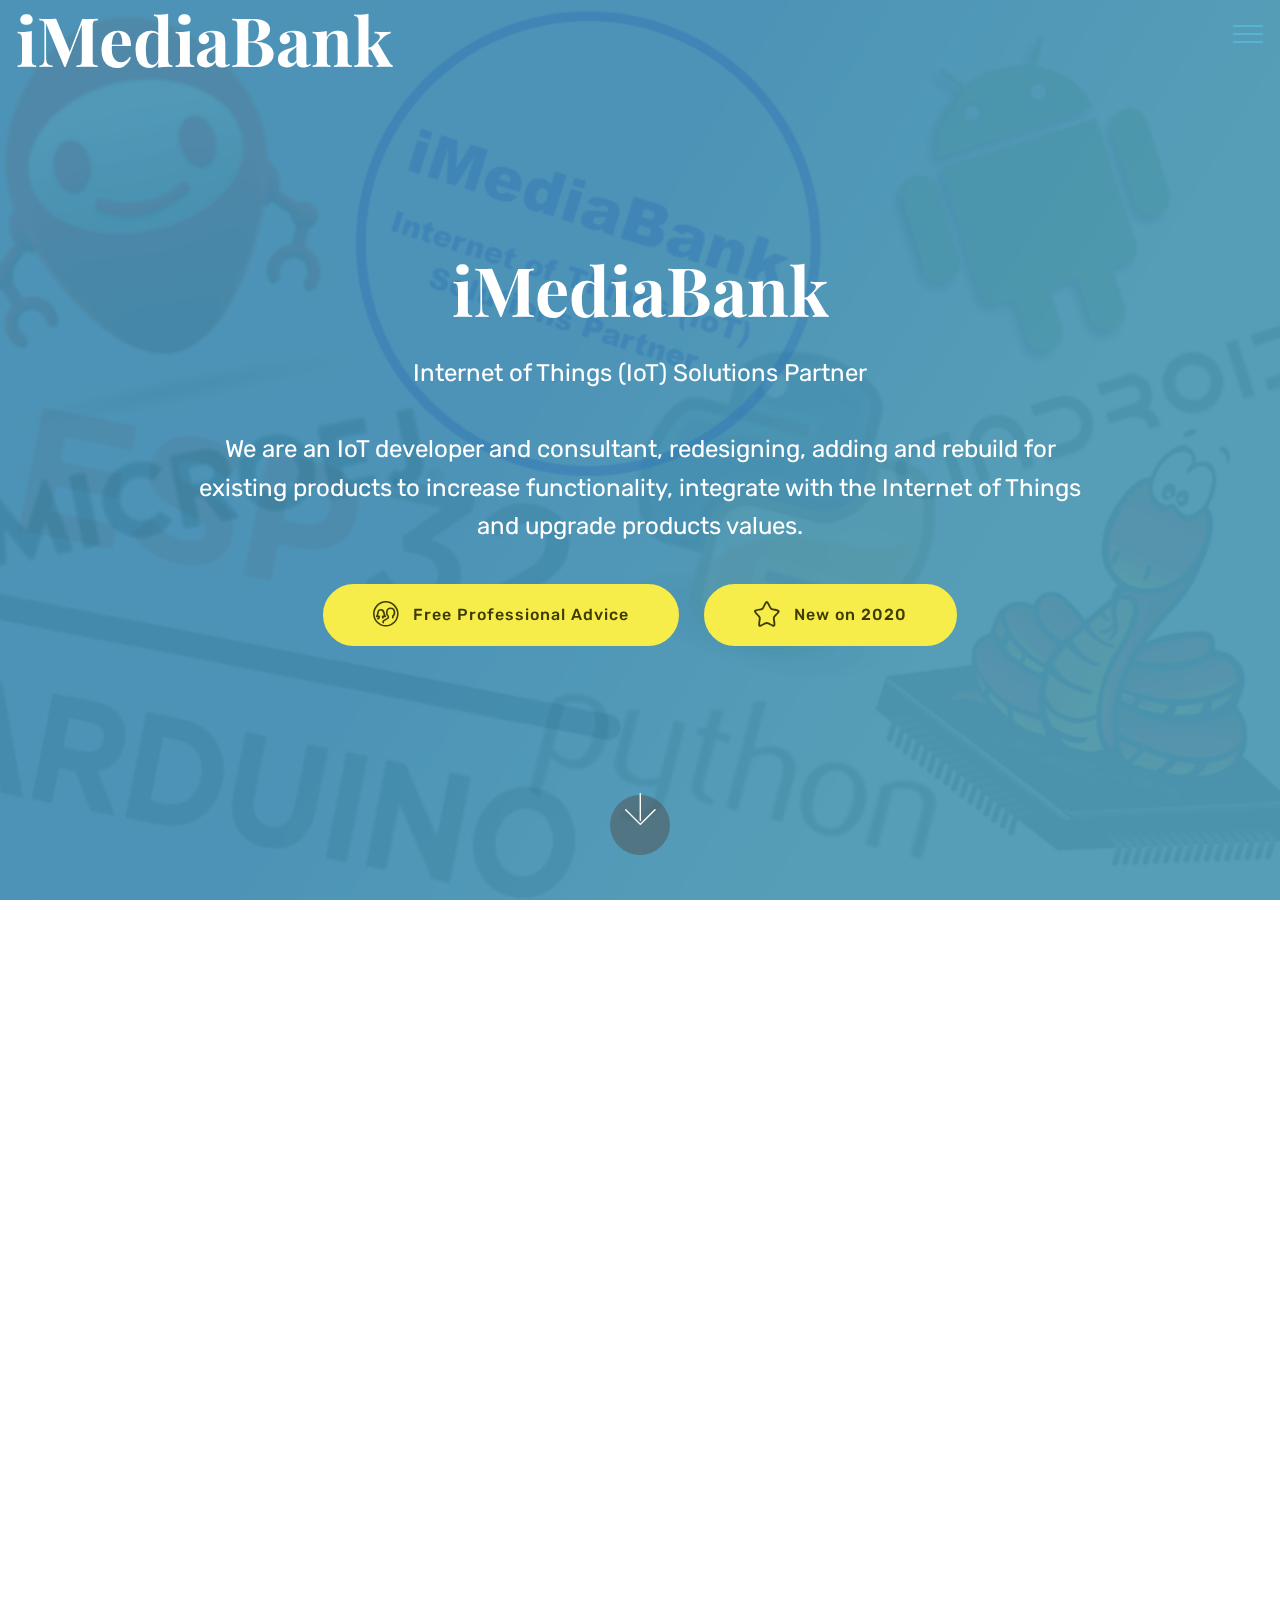
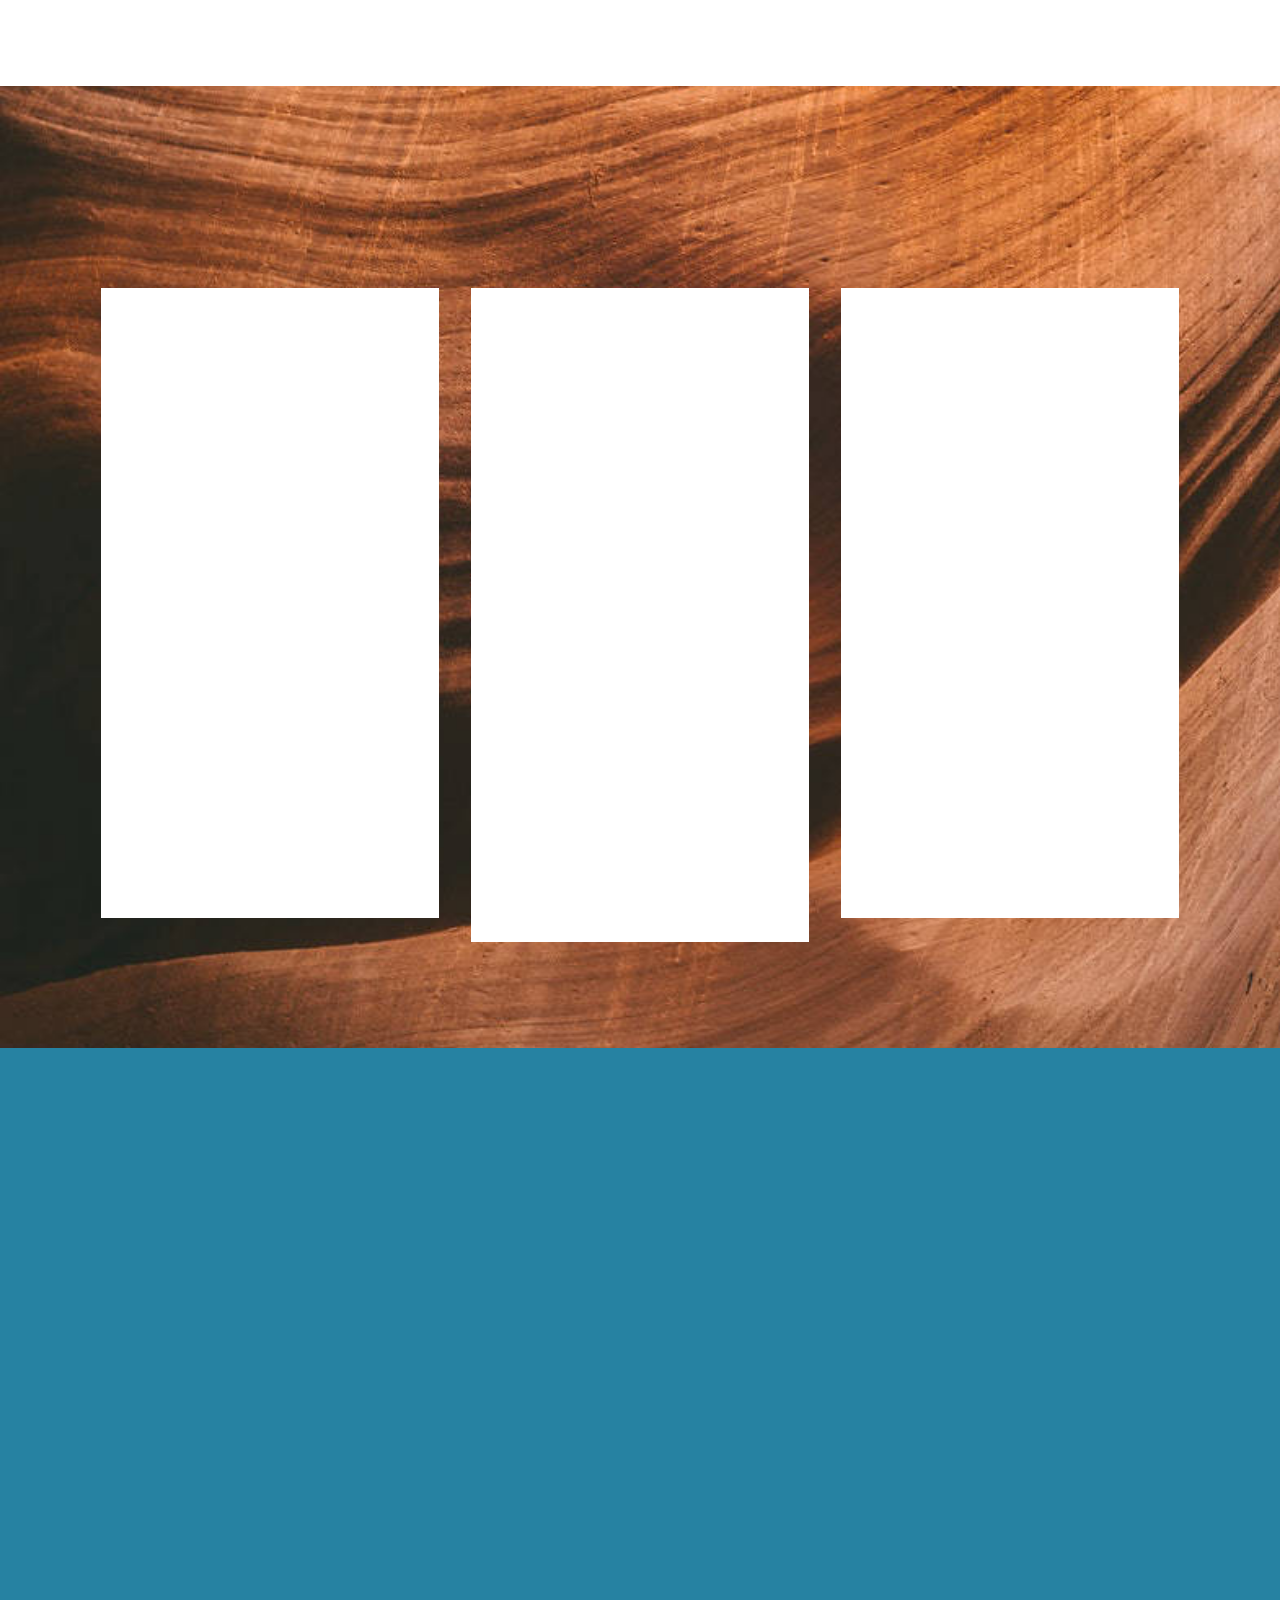
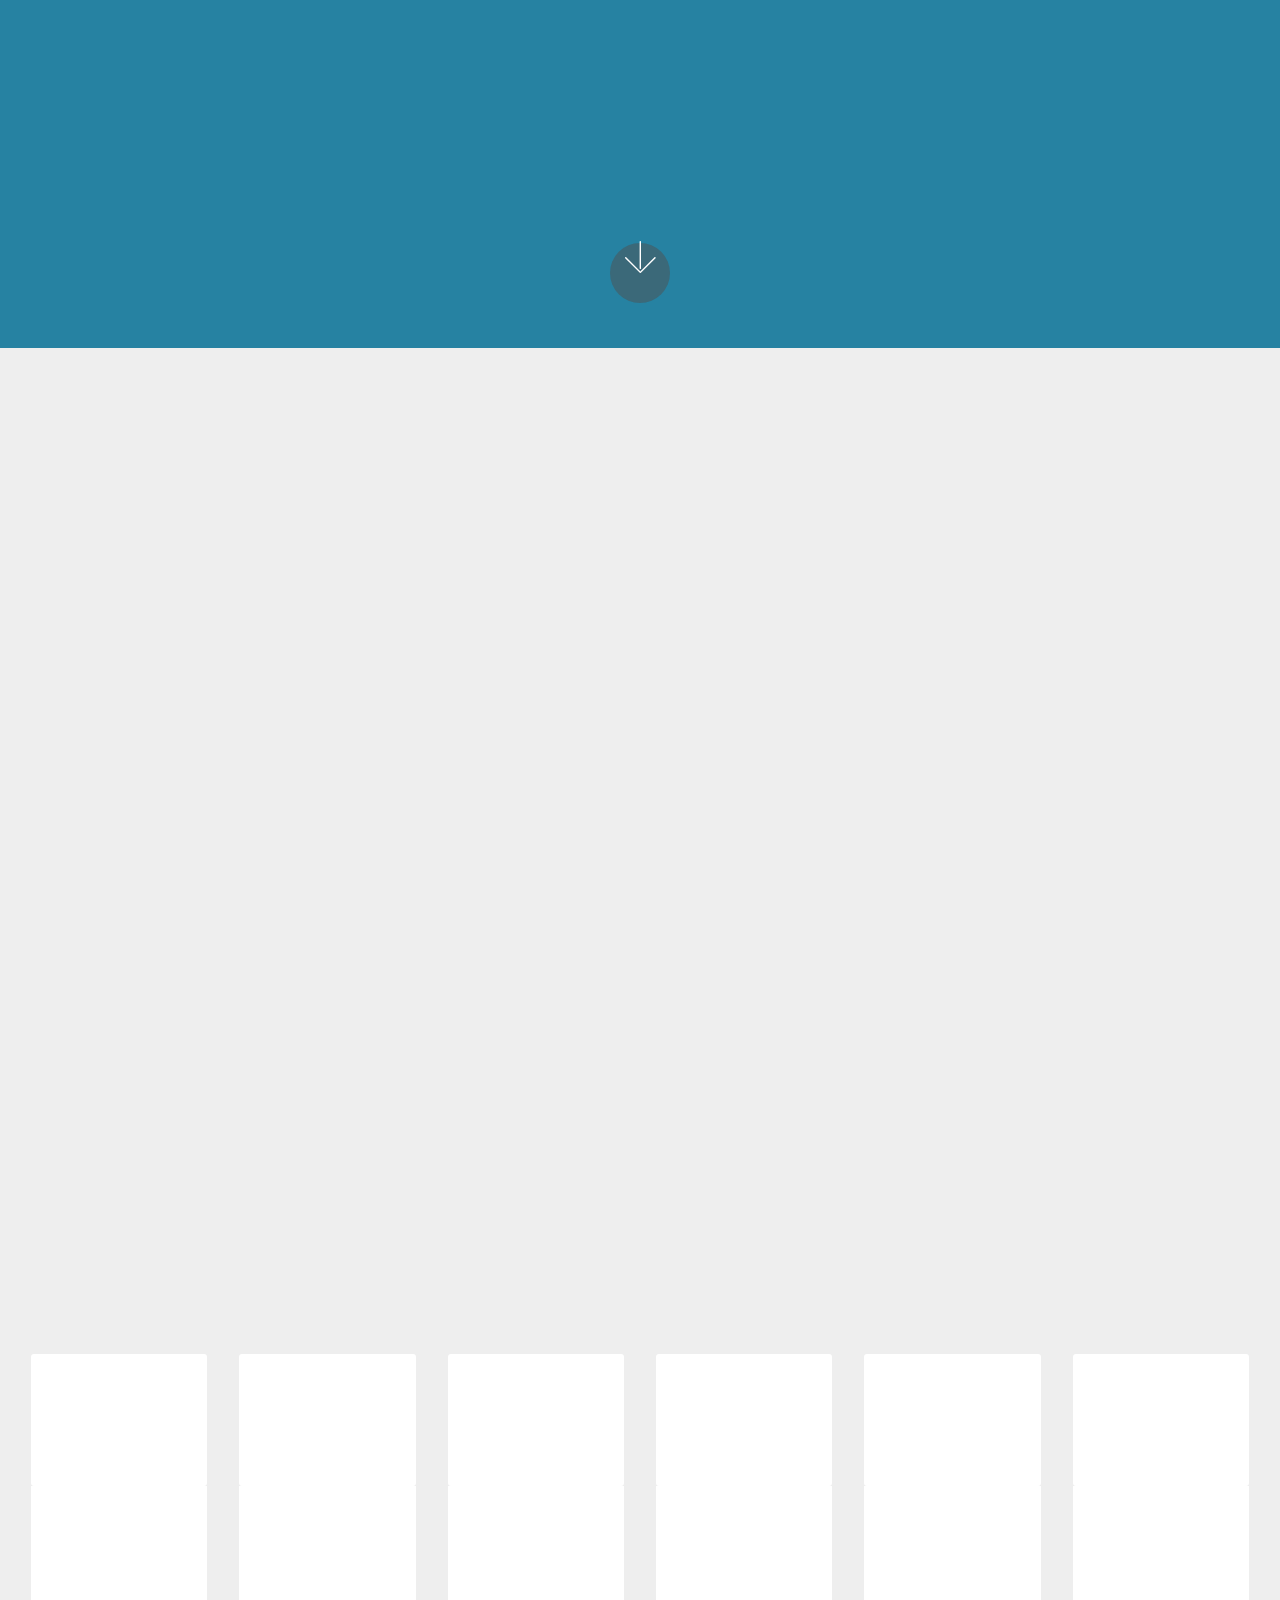
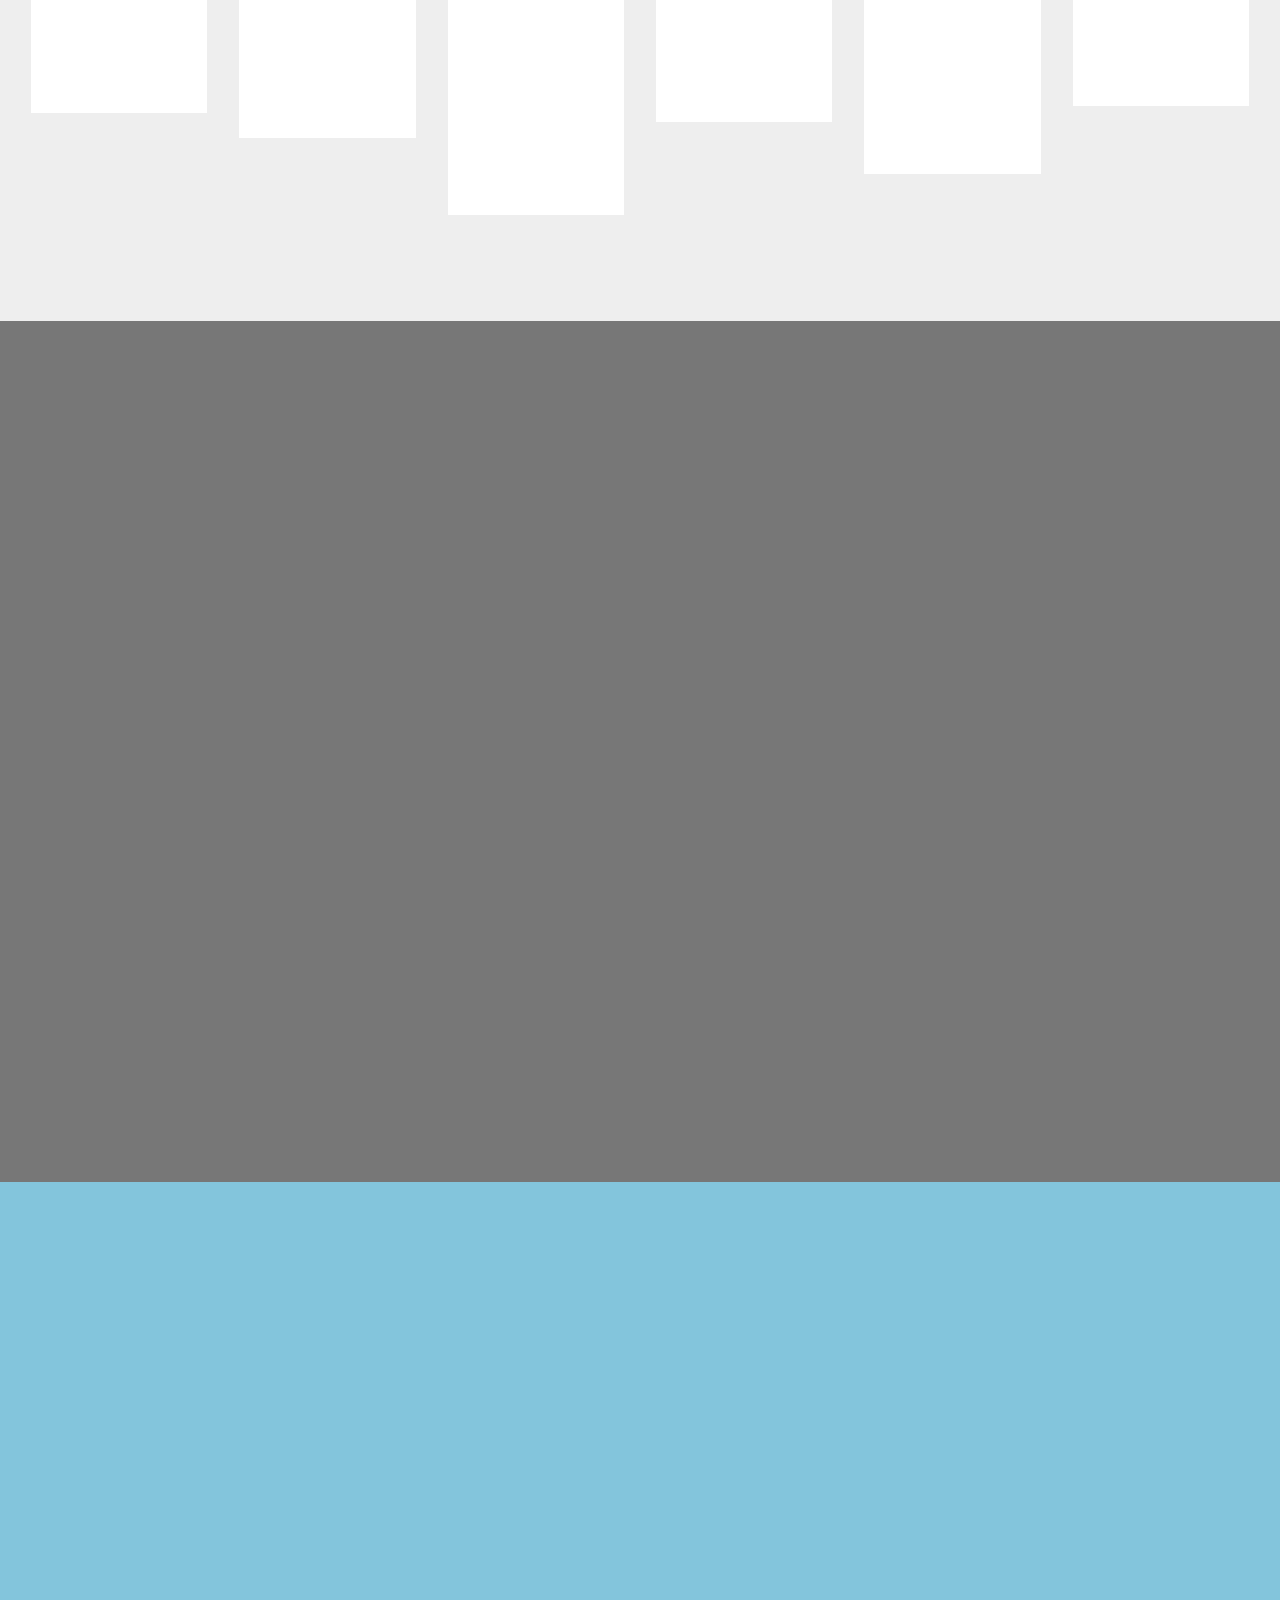
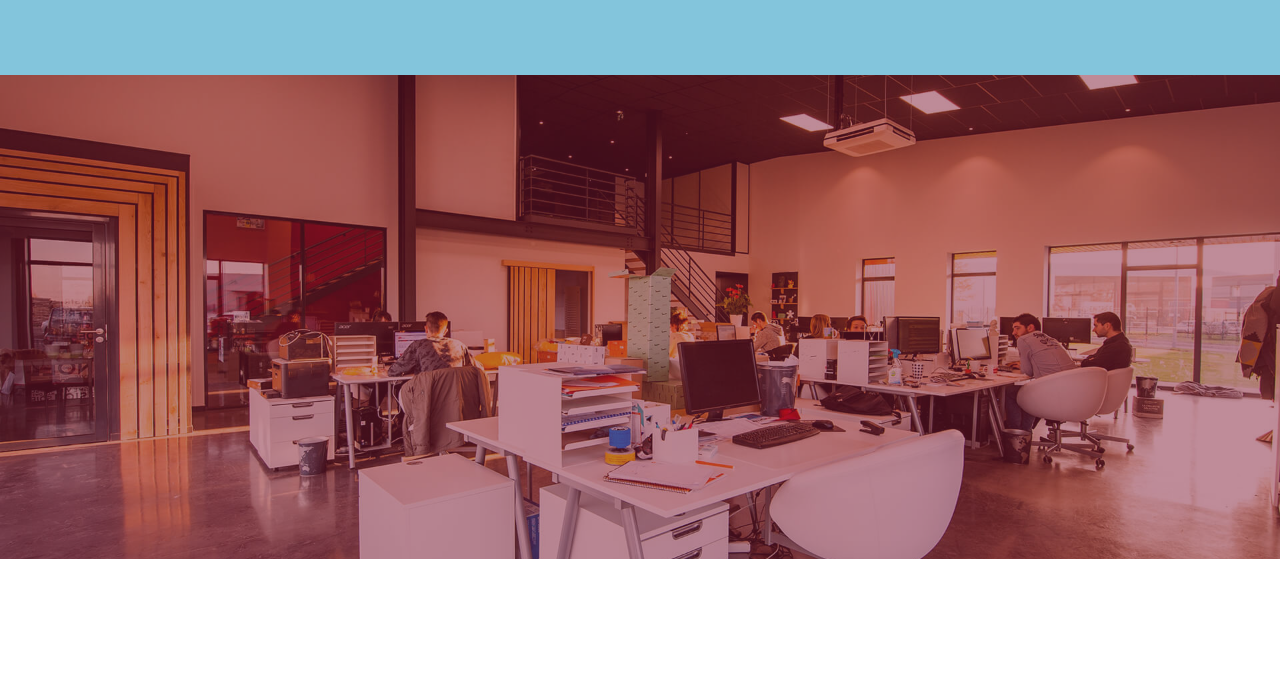
<file: index.html>
<!DOCTYPE html>
<html  >
<head>
  <!-- Site made with Mobirise Website Builder v4.9.7, https://mobirise.com -->
  <meta charset="UTF-8">
  <meta http-equiv="X-UA-Compatible" content="IE=edge">
  <meta name="generator" content="Mobirise v4.9.7, mobirise.com">
  <meta name="viewport" content="width=device-width, initial-scale=1, minimum-scale=1">
  <link rel="shortcut icon" href="assets/images/poster-128x192-1.png" type="image/x-icon">
  <meta name="description" content="iMediaBank : 
IoT Solutions Partner 
Tailor-made to upgrade your products and business by IoT">
  
  <title>Home</title>
  <link rel="stylesheet" href="assets/web/assets/mobirise-icons-bold/mobirise-icons-bold.css">
  <link rel="stylesheet" href="assets/web/assets/mobirise-icons/mobirise-icons.css">
  <link rel="stylesheet" href="assets/tether/tether.min.css">
  <link rel="stylesheet" href="assets/bootstrap/css/bootstrap.min.css">
  <link rel="stylesheet" href="assets/bootstrap/css/bootstrap-grid.min.css">
  <link rel="stylesheet" href="assets/bootstrap/css/bootstrap-reboot.min.css">
  <link rel="stylesheet" href="assets/animatecss/animate.min.css">
  <link rel="stylesheet" href="assets/dropdown/css/style.css">
  <link rel="stylesheet" href="assets/socicon/css/styles.css">
  <link rel="stylesheet" href="assets/theme/css/style.css">
  <link rel="stylesheet" href="assets/mobirise/css/mbr-additional.css" type="text/css">
  
  
  
</head>
<body>
  <section class="menu cid-qQhRzzc5jt" once="menu" id="menu1-i">

    

    <nav class="navbar navbar-expand beta-menu navbar-dropdown align-items-center navbar-fixed-top collapsed bg-color transparent">
        <button class="navbar-toggler navbar-toggler-right" type="button" data-toggle="collapse" data-target="#navbarSupportedContent" aria-controls="navbarSupportedContent" aria-expanded="false" aria-label="Toggle navigation">
            <div class="hamburger">
                <span></span>
                <span></span>
                <span></span>
                <span></span>
            </div>
        </button>
        <div class="menu-logo">
            <div class="navbar-brand">
                
                <span class="navbar-caption-wrap"><a class="navbar-caption text-white display-1" href="index.html#header6-1h">
                        iMediaBank</a></span>
            </div>
        </div>
        <div class="collapse navbar-collapse" id="navbarSupportedContent">
            <ul class="navbar-nav nav-dropdown nav-right" data-app-modern-menu="true"><li class="nav-item">
                    <a class="nav-link link text-white display-4" href="index.html#testimonials1-z"><span class="mbrib-rocket mbr-iconfont mbr-iconfont-btn"></span>
                        
                        New on 2020</a>
                </li><li class="nav-item"><a class="nav-link link text-white display-4" href="http://sankios.imediabank.com/microej" target="_blank"><span class="mbri-devices mbr-iconfont mbr-iconfont-btn"></span>IoT : MicroEJ / ESP32</a></li><li class="nav-item dropdown"><a class="nav-link link text-white dropdown-toggle display-4" href="index.html#header12-h" data-toggle="dropdown-submenu" aria-expanded="false"><span class="mbri-idea mbr-iconfont mbr-iconfont-btn"></span>
                        
                        IoT Solutions</a><div class="dropdown-menu"><a class="text-white dropdown-item display-4" href="index.html#header12-h" aria-expanded="false"><span class="mbrib-idea mbr-iconfont mbr-iconfont-btn"></span>IoT Solutions</a><a class="text-white dropdown-item display-4" href="index.html#header12-h" aria-expanded="false"></a><a class="text-white dropdown-item display-4" href="index.html#features17-o" aria-expanded="false"><span class="mbrib-setting3 mbr-iconfont mbr-iconfont-btn"></span>IoT Demo Solutions</a><a class="text-white dropdown-item display-4" href="index.html#header12-h"><span class="mbrib-features mbr-iconfont mbr-iconfont-btn"></span>IoT Sample and Resources</a><a class="text-white dropdown-item display-4" href="index.html#form1-l" aria-expanded="false"><span class="mbrib-edit mbr-iconfont mbr-iconfont-btn"></span>FREE Professional IoT Advice</a><a class="text-white dropdown-item display-4" href="http://sankios.imediabank.com/microej" aria-expanded="false" target="_blank"><span class="mbri-watch mbr-iconfont mbr-iconfont-btn"></span>MicroEJ / ESP32</a></div></li><li class="nav-item dropdown"><a class="nav-link link text-white dropdown-toggle display-4" href="index.html#form1-l" data-toggle="dropdown-submenu" aria-expanded="false"><span class="mbrib-website-theme mbr-iconfont mbr-iconfont-btn"></span>
                        
                        Contact Us</a><div class="dropdown-menu"><a class="text-white dropdown-item display-4" href="index.html#form1-l"><span class="mbrib-website-theme mbr-iconfont mbr-iconfont-btn"></span>Contact Us</a><a class="text-white dropdown-item display-4" href="index.html#social-buttons3-2c" aria-expanded="false"><span class="socicon socicon-sharethis mbr-iconfont mbr-iconfont-btn"></span>Share Us</a><a class="text-white dropdown-item display-4" href="20180514Policy.html#header11-2l" aria-expanded="false" target="_blank"><span class="mbrib-edit mbr-iconfont mbr-iconfont-btn"></span>Terms &amp; Policy</a><a class="text-white dropdown-item display-4" href="index.html#clients-2o" aria-expanded="false"><span class="mbri-users mbr-iconfont mbr-iconfont-btn"></span>Our Clients and Client's Client</a></div></li></ul>
            
        </div>
    </nav>
</section>

<section class="engine"><a href="https://mobirise.info/l">free website templates</a></section><section class="header6 cid-qQRg0HBBOl mbr-fullscreen mbr-parallax-background" id="header6-1h">

    

    <div class="mbr-overlay" style="opacity: 0.7; background-color: rgb(15, 118, 153);">
    </div>

    <div class="container">
        <div class="row justify-content-md-center">
            <div class="mbr-white col-md-10">
                <h1 class="mbr-section-title align-center mbr-bold pb-3 mbr-fonts-style display-1">iMediaBank</h1>
                <p class="mbr-text align-center pb-3 mbr-fonts-style display-5">
                    Internet of Things‎ (IoT) Solutions Partner<strong>
<br><br></strong>We are an IoT developer and consultant, redesigning, adding and rebuild for existing products to increase functionality, integrate with the Internet of Things and upgrade products values.<br></p>
                <div class="mbr-section-btn align-center"><a class="btn btn-md btn-success display-4" href="index.html#form1-l"><span class="mbrib-users mbr-iconfont mbr-iconfont-btn"></span>Free Professional Advice</a>
                        <a class="btn btn-md btn-success display-4" href="index.html#testimonials1-z"><span class="mbrib-star mbr-iconfont mbr-iconfont-btn"></span>New on 2020</a></div>
            </div>
        </div>
    </div>

    <div class="mbr-arrow hidden-sm-down" aria-hidden="true">
        <a href="#next">
            <i class="mbri-down mbr-iconfont"></i>
        </a>
    </div>
</section>

<section class="testimonials3 cid-riHaulCHG4" id="testimonials3-2p">

    

    

    <div class="container">
        <div class="media-container-row">
            <div class="media-content px-3 align-self-center mbr-white py-2">
                <p class="mbr-text testimonial-text mbr-fonts-style display-1"></p>
                <p class="mbr-author-name pt-4 mb-2 mbr-fonts-style display-2">What we Offer&nbsp;</p>
                <p class="mbr-author-desc mbr-fonts-style display-5"><br>iMediaBank IoT provides a complete solutions<br> : Mobile (Android) Application&nbsp;<br>: IoT Device MicroEJ, ESP32 software Control and Data Collect<br>: Redesign existing products<br>: Production Cost and Budget plan to valuable upgrade <br>:&nbsp;Products and packaging with our manufacturing partner<br><br>iMediaBank IoT customers are toys maker, gifts packaging, industrial IoT applications, &nbsp;home application and startup business.<br></p>
            </div>

            <div class="mbr-figure pl-lg-5" style="width: 105%;">
              <img src="assets/images/face2.jpg">
            </div>
        </div>
    </div>
</section>

<section class="testimonials1 cid-qQomVD6MCi" id="testimonials1-z">

    

    <div class="mbr-overlay" style="opacity: 0; background-color: rgb(239, 239, 239);">
    </div>
    <div class="container">
        <div class="media-container-row">
            <div class="title col-12 align-center">
                <h2 class="pb-3 mbr-fonts-style display-2"><strong>
                    New Solutions on 2020</strong></h2>
                
            </div>
        </div>
    </div>

    <div class="container pt-3 mt-2">
        <div class="media-container-row">
            <div class="mbr-testimonial p-3 align-center col-12 col-md-6 col-lg-4">
                <div class="panel-item p-3">
                    <div class="card-block">
                        <div class="testimonial-photo">
                            <img src="assets/images/mbr-240x360.jpg" alt="" title="">
                        </div>
                        <p class="mbr-text mbr-fonts-style display-5"></p>
                    </div>
                    <div class="card-footer">
                        <div class="mbr-author-name mbr-bold mbr-fonts-style display-5">Urinary Putty Tester :&nbsp;<br><div>Benign Prostatic Hyperplasia</div><div><br></div></div>
                        <small class="mbr-author-desc mbr-italic mbr-light mbr-fonts-style display-7">Test Inability to urinate or weak interrupted flow. Record day by day for you and your doctor reference. Accurate Sensor detects tiny vibration, color, and Mobile readable Android Apps.<br><br>(IoT Device : ESP-32 + SENSOR)</small>
                    </div>
                </div>
            </div>

            <div class="mbr-testimonial p-3 align-center col-12 col-md-6 col-lg-4">
                <div class="panel-item p-3">
                    <div class="card-block">
                        <div class="testimonial-photo">
                            <img src="assets/images/tellmewine2-2-240x360.png" alt="" title="">
                        </div>
                        <p class="mbr-text mbr-fonts-style display-7"></p>
                    </div>
                    <div class="card-footer">
                        <div class="mbr-author-name mbr-bold mbr-fonts-style display-5">Tell me Wine<br><span style="font-size: 1.5rem; background-color: initial;">Personal wine taster</span></div>
                        <small class="mbr-author-desc mbr-italic mbr-light mbr-fonts-style display-7"><br>IoT Portable and OLED display, based on serve temperature, Calories, Brut, Intense, taste sweetness, acidic, mineral taste and more elements to generate a taste code for your personal reference. <br>No more fault on next round.<br><br>(IoT Device : ESP32 + OLED + SENSOR)</small>
                    </div>
                </div>
            </div>

            <div class="mbr-testimonial p-3 align-center col-12 col-md-6 col-lg-4">
                <div class="panel-item p-3">
                    <div class="card-block">
                        <div class="testimonial-photo">
                            <img src="assets/images/tea-icon-240x240.png" alt="" title="">
                        </div>
                        <p class="mbr-text mbr-fonts-style display-7"></p>
                    </div>
                    <div class="card-footer">
                        <div class="mbr-author-name mbr-bold mbr-fonts-style display-5">Tea and Coffee Ombudsman</div>
                        <small class="mbr-author-desc mbr-italic mbr-light mbr-fonts-style display-7">IoT Device to keep check what is the best time to drink. Only 1 mins to analyse and report, keep records for you reference. You will be a Tea and Coffee professional master.<br><br><br><br><br>(IoT Device : ESP-32 + SENSOR)<br><br></small>
                    </div>
                </div>
            </div>

            

            

            
        </div>
    </div>   
</section>

<section class="header12 cid-qQdMiUrLv3 mbr-fullscreen mbr-parallax-background" id="header12-h">

    

    <div class="mbr-overlay" style="opacity: 0.9; background-color: rgb(15, 118, 153);">
    </div>

    <div class="container  ">
            <div class="media-container">
                <div class="col-md-12 align-center">
                    <h1 class="mbr-section-title pb-3 mbr-white mbr-bold mbr-fonts-style display-1">IoT Sample and Resources</h1>
                    <p class="mbr-text pb-3 mbr-white mbr-fonts-style display-5">
                        Full Sample and Resources</p>
                    

                    <div class="icons-media-container mbr-white">
                        <div class="card col-12 col-md-6 col-lg-3">
                            <div class="icon-block">
                            <a href="http://sankios.imediabank.com/" target="_blank">
                                <span class="mbr-iconfont mbri-wifi"></span>
                            </a>
                            </div>
                            <h5 class="mbr-fonts-style display-5">Arduino, ESP8266 and NodeMCU</h5>
                        </div>

                        <div class="card col-12 col-md-6 col-lg-3">
                            <div class="icon-block">
                                <a href="index.html#content4-1d">
                                    <span class="mbr-iconfont mbri-magic-stick"></span>
                                </a>
                            </div>
                            <h5 class="mbr-fonts-style display-5">Introduce Products</h5>
                        </div>

                        <div class="card col-12 col-md-6 col-lg-3">
                            <div class="icon-block">
                                <a href="http://sanki.imediabank.com/Docs-and-Samples" target="_blank">
                                    <span class="mbr-iconfont mbrib-idea"></span>
                                </a>
                            </div>
                            <h5 class="mbr-fonts-style display-5">
                                Raspberry Pi</h5>
                        </div>

                        <div class="card col-12 col-md-6 col-lg-3">
                            <div class="icon-block">
                                <a href="index.html#features17-o">
                                    <span class="mbr-iconfont mbrib-hot-cup"></span>
                                </a>
                            </div>
                            <h5 class="mbr-fonts-style display-5">IoT Solutions Demo</h5>
                        </div>
                    </div>
                </div>
            </div>
    </div>

    <div class="mbr-arrow hidden-sm-down" aria-hidden="true">
        <a href="#next">
            <i class="mbri-down mbr-iconfont"></i>
        </a>
    </div>
</section>

<section class="header7 cid-qQWYq8MNrZ mbr-fullscreen mbr-parallax-background" id="header7-2d">

    

    <div class="mbr-overlay" style="opacity: 0; background-color: rgb(0, 0, 0);">
    </div>

    <div class="container">
        <div class="media-container-row">

            <div class="media-content align-right">
                <h1 class="mbr-section-title mbr-white pb-3 mbr-fonts-style display-2">
                    Tailor-made IoT Solutions for your Business and Products</h1>
                <div class="mbr-section-text mbr-white pb-3">
                    <p class="mbr-text mbr-fonts-style display-5">We are an IoT developer and consultant, redesigning, adding and rebuild for existing products to increase functionality, integrate with the Internet of Things and upgrade products values.</p>
                </div>
                <div class="mbr-section-btn"><a class="btn btn-md btn-white-outline display-4" href="index.html#form1-l"><span class="mbrib-edit mbr-iconfont mbr-iconfont-btn"></span>FREE professional advice</a></div>
            </div>

            <div class="mbr-figure" style="width: 70%;"><iframe class="mbr-embedded-video" src="https://www.youtube.com/embed/kYXKYQc6YeA?rel=0&amp;amp;showinfo=0&amp;autoplay=0&amp;loop=1&amp;playlist=kYXKYQc6YeA" width="1280" height="720" frameborder="0" allowfullscreen></iframe></div>

        </div>
    </div>
</section>

<section class="features17 cid-qQi0DrlibU mbr-parallax-background" id="features17-o">
    
    

    
    <div class="container-fluid">
        <div class="media-container-row">
            <div class="card p-3 col-12 col-md-6 col-lg-2">
                <div class="card-wrapper">
                    <div class="card-img">
                        <a href="http://www.instructables.com/id/ESP-01-Extra-Pin-and-Home-Make-Soldering-Iron-Head/" target="_blank"><img src="assets/images/i0001-1-348x464.jpg" alt="Mobirise" title=""></a>
                    </div>
                    <div class="card-box">
                        <h4 class="card-title pb-3 mbr-fonts-style display-7">ESP-01 Extra Pin and home make soldering iron head</h4>
                        <p class="mbr-text mbr-fonts-style display-7">
                            Expert Technique
                        </p>
                    </div>
                </div>
            </div>

            <div class="card p-3 col-12 col-md-6 col-lg-2">
                <div class="card-wrapper">
                    <div class="card-img">
                        <a href="http://www.instructables.com/id/Physiotherapy-Helper/" target="_blank"><img src="assets/images/i0002-348x261.jpg" alt="Mobirise" title=""></a>
                    </div>
                    <div class="card-box">
                        <h4 class="card-title pb-3 mbr-fonts-style display-7">Physiotherapy Helper (Arduino adxl345 matrix)</h4>
                        <p class="mbr-text mbr-fonts-style display-7">
                            IoT for the medical solution</p>
                    </div>
                </div>
            </div>

            <div class="card p-3 col-12 col-md-6 col-lg-2">
                <div class="card-wrapper">
                    <div class="card-img">
                        <a href="http://www.instructables.com/id/Raspberry-Pi-WebCam-IR-Remote-Home-Controller/" target="_blank"><img src="assets/images/i0003-299x399.jpg" alt="Mobirise" title=""></a>
                    </div>
                    <div class="card-box">
                        <h4 class="card-title pb-3 mbr-fonts-style display-7">Raspberry Pi + WebCam + IR Remote Home Controller</h4>
                        <p class="mbr-text mbr-fonts-style display-7">Use your Home WemCam Software to control and View.&nbsp;</p>
                    </div>
                </div>
            </div>

            <div class="card p-3 col-12 col-md-6 col-lg-2">
                <div class="card-wrapper">
                    <div class="card-img">
                        <a href="http://www.instructables.com/id/Raspberry-Pi-Control-Remote-Toy-Car/" target="_blank"><img src="assets/images/i0004-348x284.jpg" alt="Mobirise" title=""></a>
                    </div>
                    <div class="card-box">
                        <h4 class="card-title pb-3 mbr-fonts-style display-7">Raspberry Pi Control Remote Toy Car</h4>
                        <p class="mbr-text mbr-fonts-style display-7">
                           for any remote toys connect with IoT&nbsp;</p>
                    </div>
                </div>
            </div>
            <div class="card p-3 col-12 col-md-6 col-lg-2">
                <div class="card-wrapper">
                    <div class="card-img">
                        <a href="http://www.instructables.com/id/ESP8266-ESP-01-Remote-Multi-Socket/" target="_blank"><img src="assets/images/i0005-348x261.jpg" alt="Mobirise" title=""></a>
                    </div>
                    <div class="card-box">
                        <h4 class="card-title pb-3 mbr-fonts-style display-7">ESP8266 ESP-01 Remote Multi Socket</h4>
                        <p class="mbr-text mbr-fonts-style display-7">You can HomeMake and Really Practical and useful.</p>
                    </div>
                </div>
            </div>
            <div class="card p-3 col-12 col-md-6 col-lg-2">
                <div class="card-wrapper">
                    <div class="card-img">
                        <a href="http://www.instructables.com/id/Portable-Ultraviolet-Light-Disinfection/" target="_blank"><img src="assets/images/i0006-348x261.jpg" alt="Mobirise" title=""></a>
                    </div>
                    <div class="card-box">
                        <h4 class="card-title pb-3 mbr-fonts-style display-7">Portable Ultraviolet light A</h4>
                        <p class="mbr-text mbr-fonts-style display-7">(Same as Sun Light UV 315-400nm)</p>
                    </div>
                </div>
            </div>
        </div>
    </div>
</section>

<section class="mbr-section form1 cid-qQhU3F3krs mbr-parallax-background" id="form1-l">

    

    <div class="mbr-overlay" style="opacity: 0.5; background-color: rgb(0, 0, 0);">
    </div>
    <div class="container">
        <div class="row justify-content-center">
            <div class="title col-12 col-lg-8">
                <h2 class="mbr-section-title align-center pb-3 mbr-fonts-style display-2">Contact Form &amp; Free IoT Advice</h2>
                <h3 class="mbr-section-subtitle align-center mbr-light pb-3 mbr-fonts-style display-5">Tell us about your products and inquire what do you want to know !<br>or<br>Send your products photo to <a href="mailto:iot@imediabank.com">iot@imediabank.com</a>, we will provide a FREE professional advice how to upgrade and improve by IoT.</h3>
            </div>
        </div>
    </div>
    <div class="container">
        <div class="row justify-content-center">
            <div class="media-container-column col-lg-8" data-form-type="formoid">
                    <div data-form-alert="" hidden="">Thanks for filling out the form!</div>
            
                    <form class="mbr-form" action="https://mobirise.com/" method="post" data-form-title="Mobirise Form"><input type="hidden" name="email" data-form-email="true" value="ZQM78OvXOc96Bf23DHLyC7Wgkl86Sau+q8RN74x9xtzrLraXBTe97fsbwc54LCnH8DLOvZhckWibtRk25JbuefpkUNPmFUCAMiyKshu4AG2LqUQYoIOZOIQewiOYIKx5">
                        <div class="row row-sm-offset">
                            <div class="col-md-4 multi-horizontal" data-for="name">
                                <div class="form-group">
                                    <label class="form-control-label mbr-fonts-style display-7" for="name-form1-l">Name</label>
                                    <input type="text" class="form-control" name="name" data-form-field="Name" required="" id="name-form1-l">
                                </div>
                            </div>
                            <div class="col-md-4 multi-horizontal" data-for="email">
                                <div class="form-group">
                                    <label class="form-control-label mbr-fonts-style display-7" for="email-form1-l">Email</label>
                                    <input type="email" class="form-control" name="email" data-form-field="Email" required="" id="email-form1-l">
                                </div>
                            </div>
                            <div class="col-md-4 multi-horizontal" data-for="phone">
                                <div class="form-group">
                                    <label class="form-control-label mbr-fonts-style display-7" for="phone-form1-l">Phone</label>
                                    <input type="tel" class="form-control" name="phone" data-form-field="Phone" id="phone-form1-l">
                                </div>
                            </div>
                        </div>
                        <div class="form-group" data-for="message">
                            <label class="form-control-label mbr-fonts-style display-7" for="message-form1-l">Message</label>
                            <textarea type="text" class="form-control" name="message" rows="7" data-form-field="Message" id="message-form1-l"></textarea>
                        </div>
            
                        <span class="input-group-btn"><button href="" type="submit" class="btn btn-primary btn-form display-4"><span class="mbri-users mbr-iconfont mbr-iconfont-btn"></span>SEND FORM</button></span>
                    </form>
            </div>
        </div>
    </div>
</section>

<section class="clients cid-riGYJgONxu mbr-parallax-background" id="clients-2o">
      

    <div class="mbr-overlay" style="opacity: 0.7; background-color: rgb(85, 180, 212);">
    </div>
        <div class="container mb-5">
            <div class="media-container-row">
                <div class="col-12 align-center">
                    <h2 class="mbr-section-title pb-3 mbr-fonts-style display-2"><strong>
                        Our Clients and Client's Client</strong></h2>
                    
                </div>
            </div>
        </div>

    <div class="container">
        <div class="carousel slide" data-ride="carousel" role="listbox">
            <div class="carousel-inner" data-visible="6">
                
                
                
                
                
            <div class="carousel-item ">
                    <div class="media-container-row">
                        <div class="col-md-12">
                            <div class="wrap-img ">
                                <img src="assets/images/logo.gif" class="img-responsive clients-img" alt="" title="">
                            </div>
                        </div>
                    </div>
                </div><div class="carousel-item ">
                    <div class="media-container-row">
                        <div class="col-md-12">
                            <div class="wrap-img ">
                                <img src="assets/images/hasbro-logo-206x68.png" class="img-responsive clients-img" alt="" title="">
                            </div>
                        </div>
                    </div>
                </div><div class="carousel-item ">
                    <div class="media-container-row">
                        <div class="col-md-12">
                            <div class="wrap-img ">
                                <img src="assets/images/cmchk-206x68.png" class="img-responsive clients-img" alt="" title="">
                            </div>
                        </div>
                    </div>
                </div><div class="carousel-item ">
                    <div class="media-container-row">
                        <div class="col-md-12">
                            <div class="wrap-img ">
                                <img src="assets/images/aol-206x68.png" class="img-responsive clients-img" alt="" title="">
                            </div>
                        </div>
                    </div>
                </div><div class="carousel-item ">
                    <div class="media-container-row">
                        <div class="col-md-12">
                            <div class="wrap-img ">
                                <img src="assets/images/aol-206x68.jpg" class="img-responsive clients-img" alt="" title="">
                            </div>
                        </div>
                    </div>
                </div><div class="carousel-item ">
                    <div class="media-container-row">
                        <div class="col-md-12">
                            <div class="wrap-img ">
                                <img src="assets/images/dinseyhk-206x68.jpg" class="img-responsive clients-img" alt="" title="">
                            </div>
                        </div>
                    </div>
                </div></div>
            <div class="carousel-controls">
                <a data-app-prevent-settings="" class="carousel-control carousel-control-prev" role="button" data-slide="prev">
                    <span aria-hidden="true" class="mbri-left mbr-iconfont"></span>
                    <span class="sr-only">Previous</span>
                </a>
                <a data-app-prevent-settings="" class="carousel-control carousel-control-next" role="button" data-slide="next">
                    <span aria-hidden="true" class="mbri-right mbr-iconfont"></span>
                    <span class="sr-only">Next</span>
                </a>
            </div>
        </div>
    </div>
</section>

<section class="cid-qQWXkT7wBO" id="social-buttons3-2c">
    
    

    <div class="mbr-overlay" style="opacity: 0.5; background-color: rgb(127, 25, 51);">
    </div>

    <div class="container">
        <div class="media-container-row">
            <div class="col-md-8 align-center">
                <h2 class="pb-3 mbr-section-title mbr-fonts-style display-1"><strong>Share iMediaBank&nbsp;</strong><div><strong>to your Partner</strong></div></h2>
                <div>
                    <div class="mbr-social-likes">
                        <span class="btn btn-social socicon-bg-facebook facebook mx-2" title="Share link on Facebook">
                            <i class="socicon socicon-facebook"></i>
                        </span>
                        <span class="btn btn-social twitter socicon-bg-twitter mx-2" title="Share link on Twitter">
                            <i class="socicon socicon-twitter"></i>
                        </span>
                        <span class="btn btn-social plusone socicon-bg-googleplus mx-2" title="Share link on Google+">
                            <i class="socicon socicon-googleplus"></i>
                        </span>
                        <span class="btn btn-social vkontakte socicon-bg-vkontakte mx-2" title="Share link on VKontakte">
                            <i class="socicon socicon-vkontakte"></i>
                        </span>
                        <span class="btn btn-social odnoklassniki socicon-bg-odnoklassniki mx-2" title="Share link on Odnoklassniki">
                            <i class="socicon socicon-odnoklassniki"></i>
                        </span>
                        <span class="btn btn-social pinterest socicon-bg-pinterest mx-2" title="Share link on Pinterest">
                            <i class="socicon socicon-pinterest"></i>
                        </span>
                        <span class="btn btn-social mailru socicon-bg-mail mx-2" title="Share link on Mailru">
                            <i class="socicon socicon-mail"></i>
                        </span>
                    </div>
                </div>
            </div>
        </div>
    </div>
</section>

<section once="" class="cid-qQifxKlN9Q mbr-reveal" id="footer7-q">

    

    

    <div class="container">
        <div class="media-container-row align-center mbr-white">
            <div class="row row-links">
                <ul class="foot-menu">
                    
                    
                    
                    
                    
                <li class="foot-menu-item mbr-fonts-style display-7"><a class="text-white mbr-bold" href="#top">Home</a></li><li class="foot-menu-item mbr-fonts-style display-7"><a href="20180514Policy.html#header11-2l" target="_blank" class="text-white">Terms of Services and&nbsp;GDPR Privacy Policy</a></li><li class="foot-menu-item mbr-fonts-style display-7"><a href="mailto:info@imediabank.com" class="text-white">Inquire Email : info@imediabank.com</a></li><li class="foot-menu-item mbr-fonts-style display-7"></li></ul>
            </div>
            
            <div class="row row-copirayt">
                <p class="mbr-text mb-0 mbr-fonts-style mbr-white align-center display-7">
                    © Copyright 2019 iMediaBank - All Rights Reserved
                </p>
            </div>
        </div>
    </div>
</section>


  <script src="assets/web/assets/jquery/jquery.min.js"></script>
  <script src="assets/popper/popper.min.js"></script>
  <script src="assets/tether/tether.min.js"></script>
  <script src="assets/bootstrap/js/bootstrap.min.js"></script>
  <script src="assets/parallax/jarallax.min.js"></script>
  <script src="assets/viewportchecker/jquery.viewportchecker.js"></script>
  <script src="assets/dropdown/js/script.min.js"></script>
  <script src="assets/touchswipe/jquery.touch-swipe.min.js"></script>
  <script src="assets/bootstrapcarouselswipe/bootstrap-carousel-swipe.js"></script>
  <script src="assets/mbr-clients-slider/mbr-clients-slider.js"></script>
  <script src="assets/sociallikes/social-likes.js"></script>
  <script src="assets/smoothscroll/smooth-scroll.js"></script>
  <script src="assets/theme/js/script.js"></script>
  <script src="assets/formoid/formoid.min.js"></script>
  
  
 <div id="scrollToTop" class="scrollToTop mbr-arrow-up"><a style="text-align: center;"><i class="mbr-arrow-up-icon mbr-arrow-up-icon-cm cm-icon cm-icon-smallarrow-up"></i></a></div>
    <input name="animation" type="hidden">
  </body>
</html>
</file>
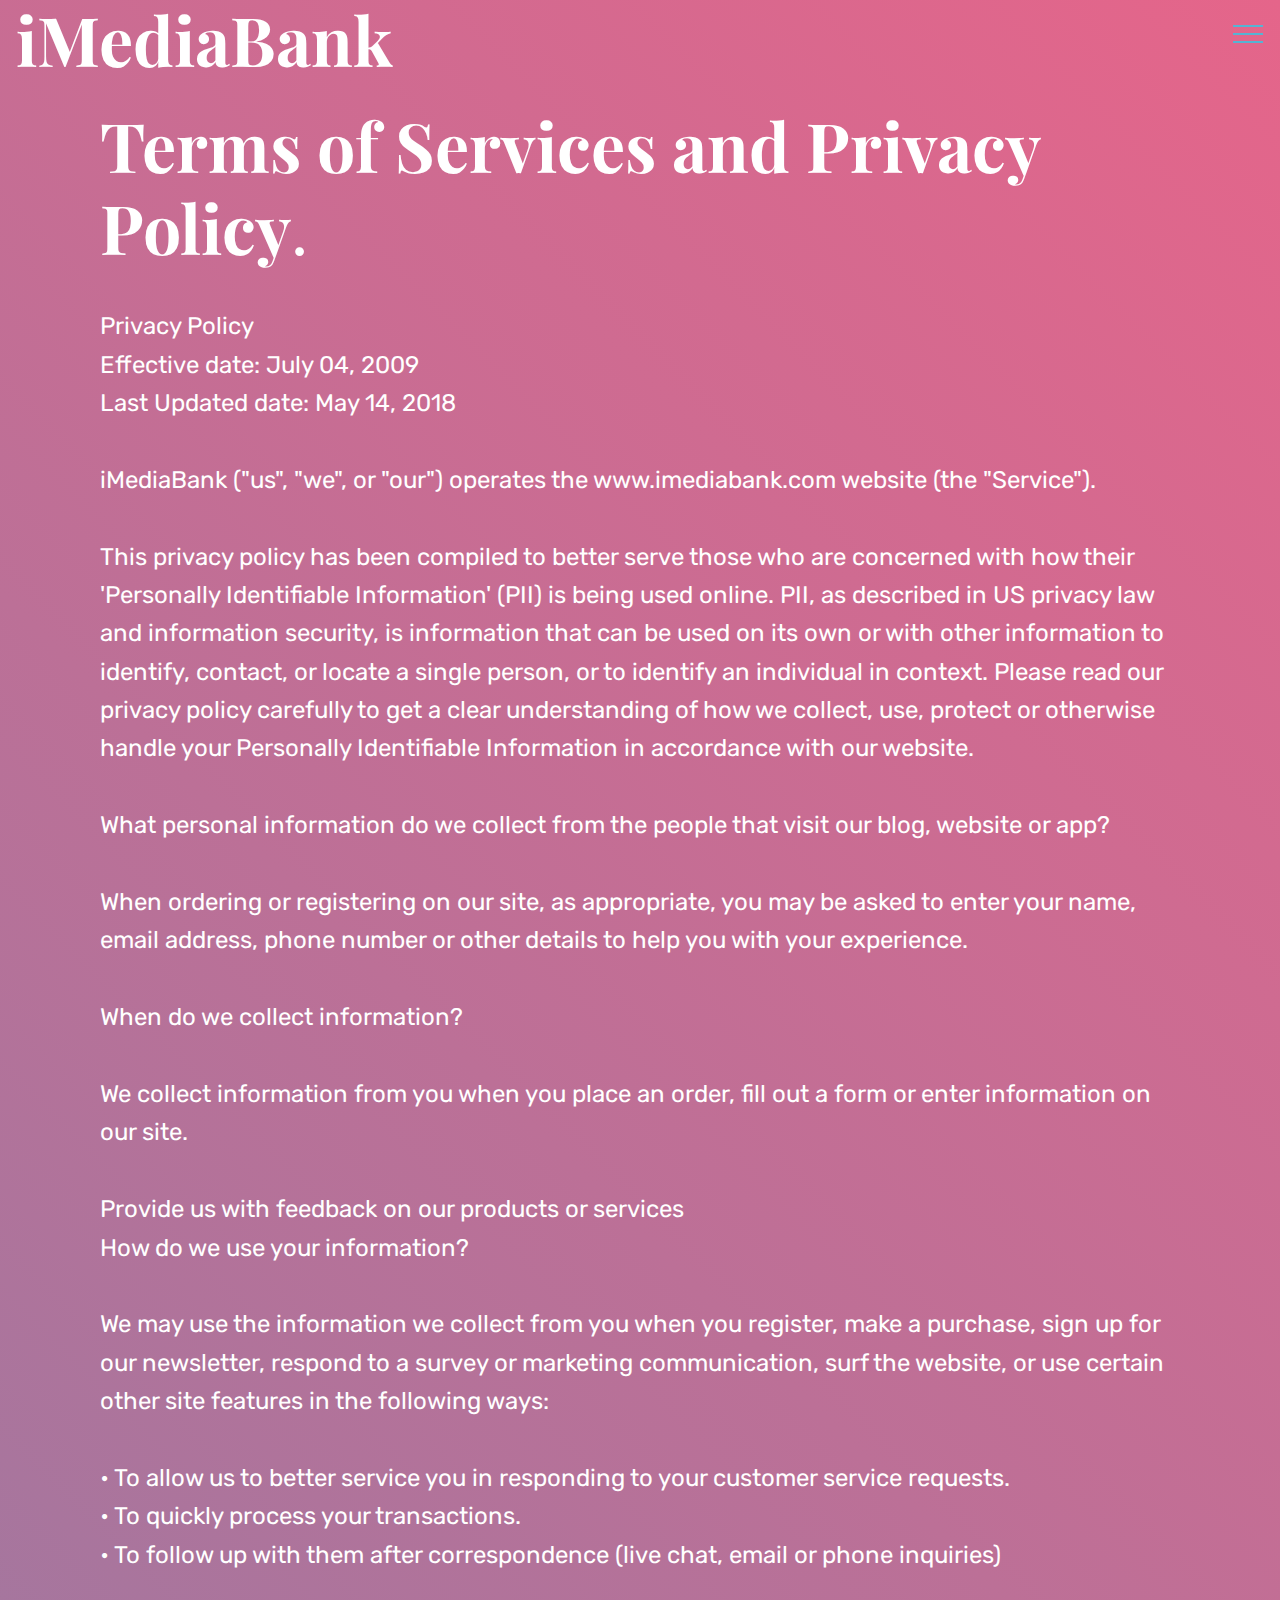
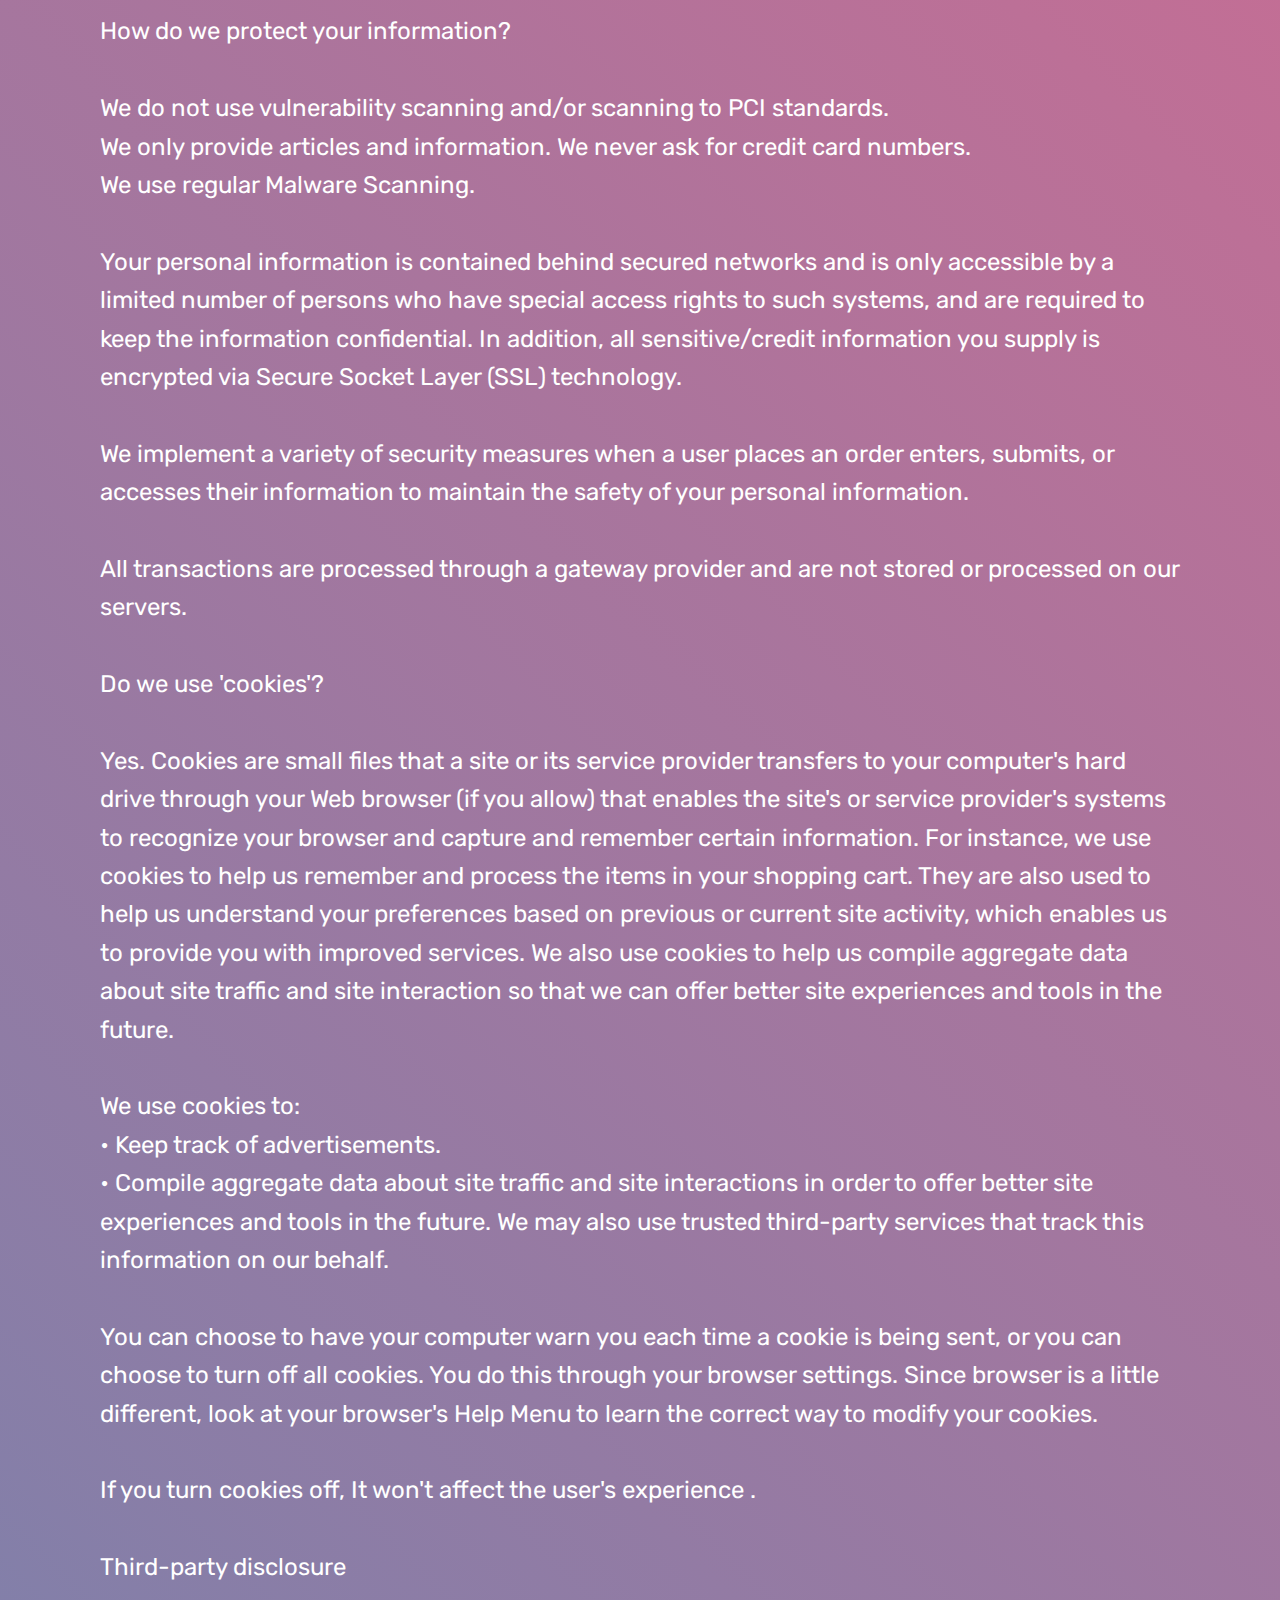
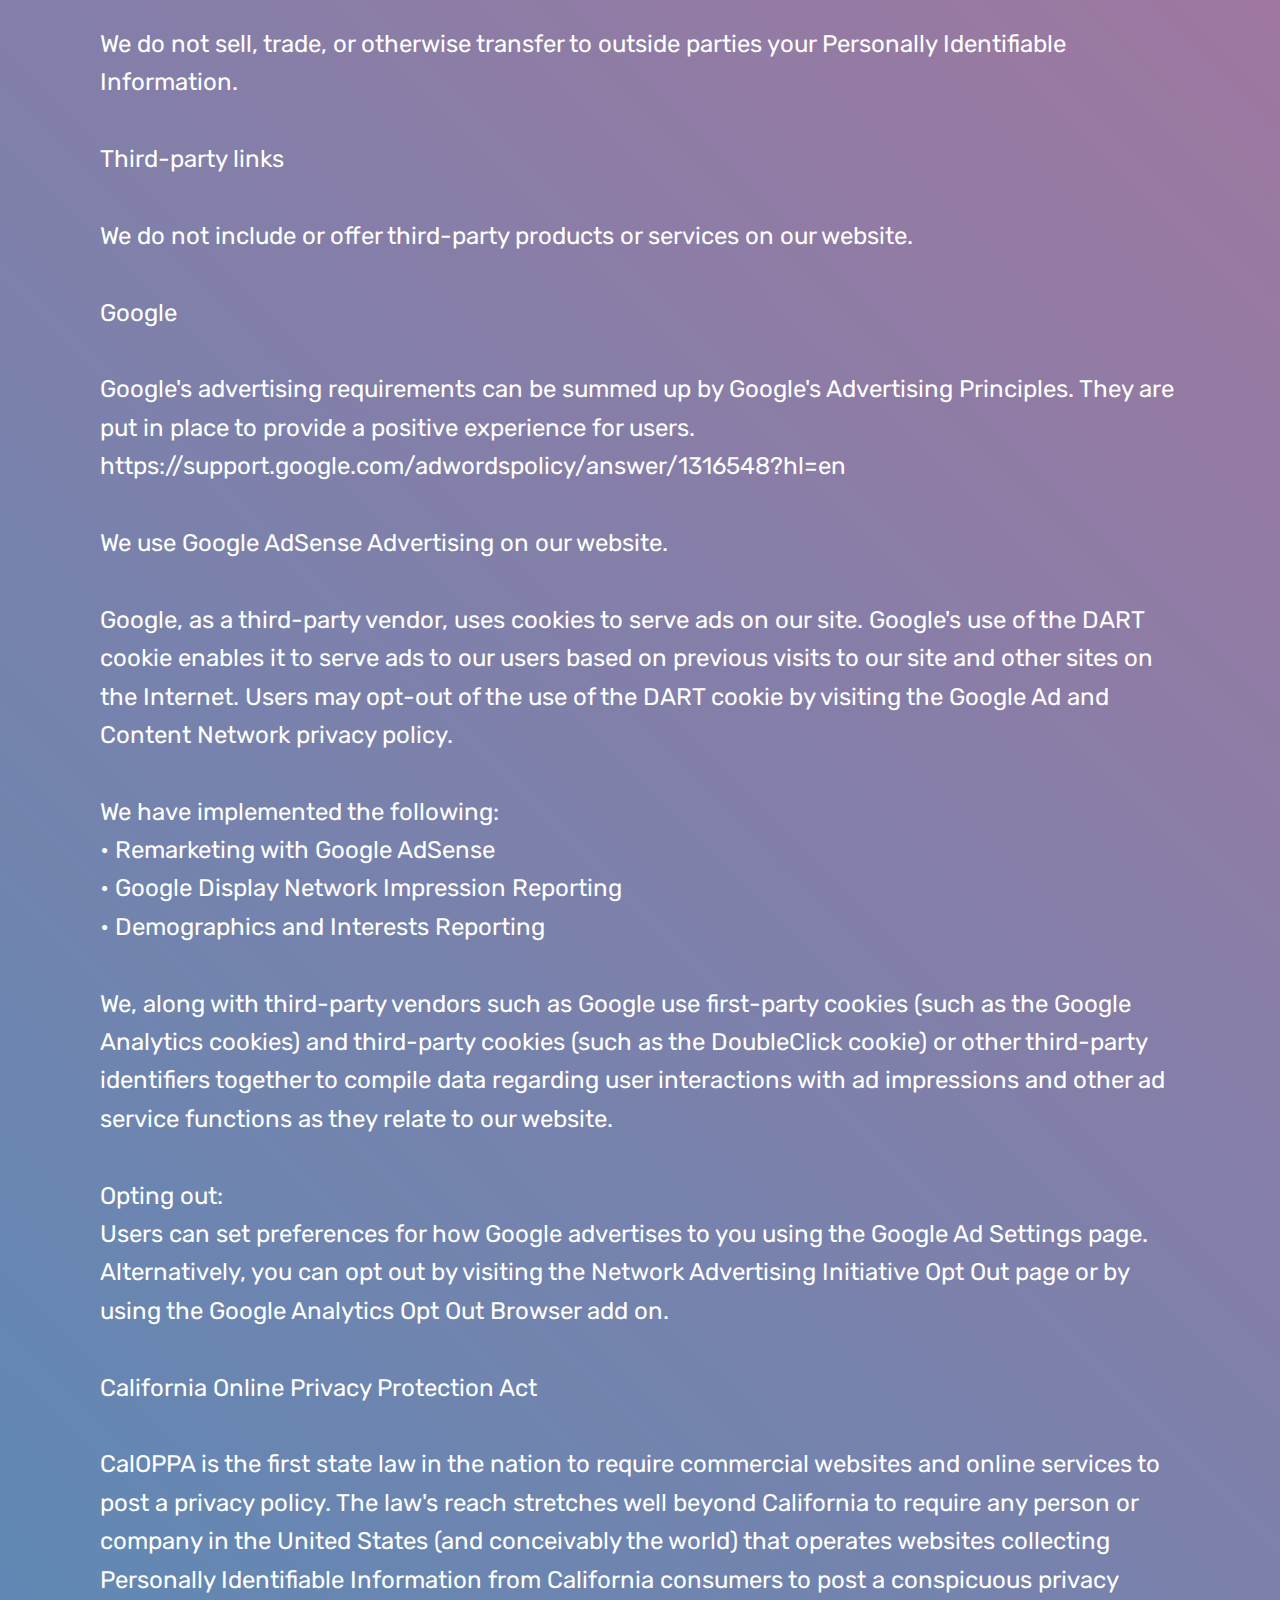
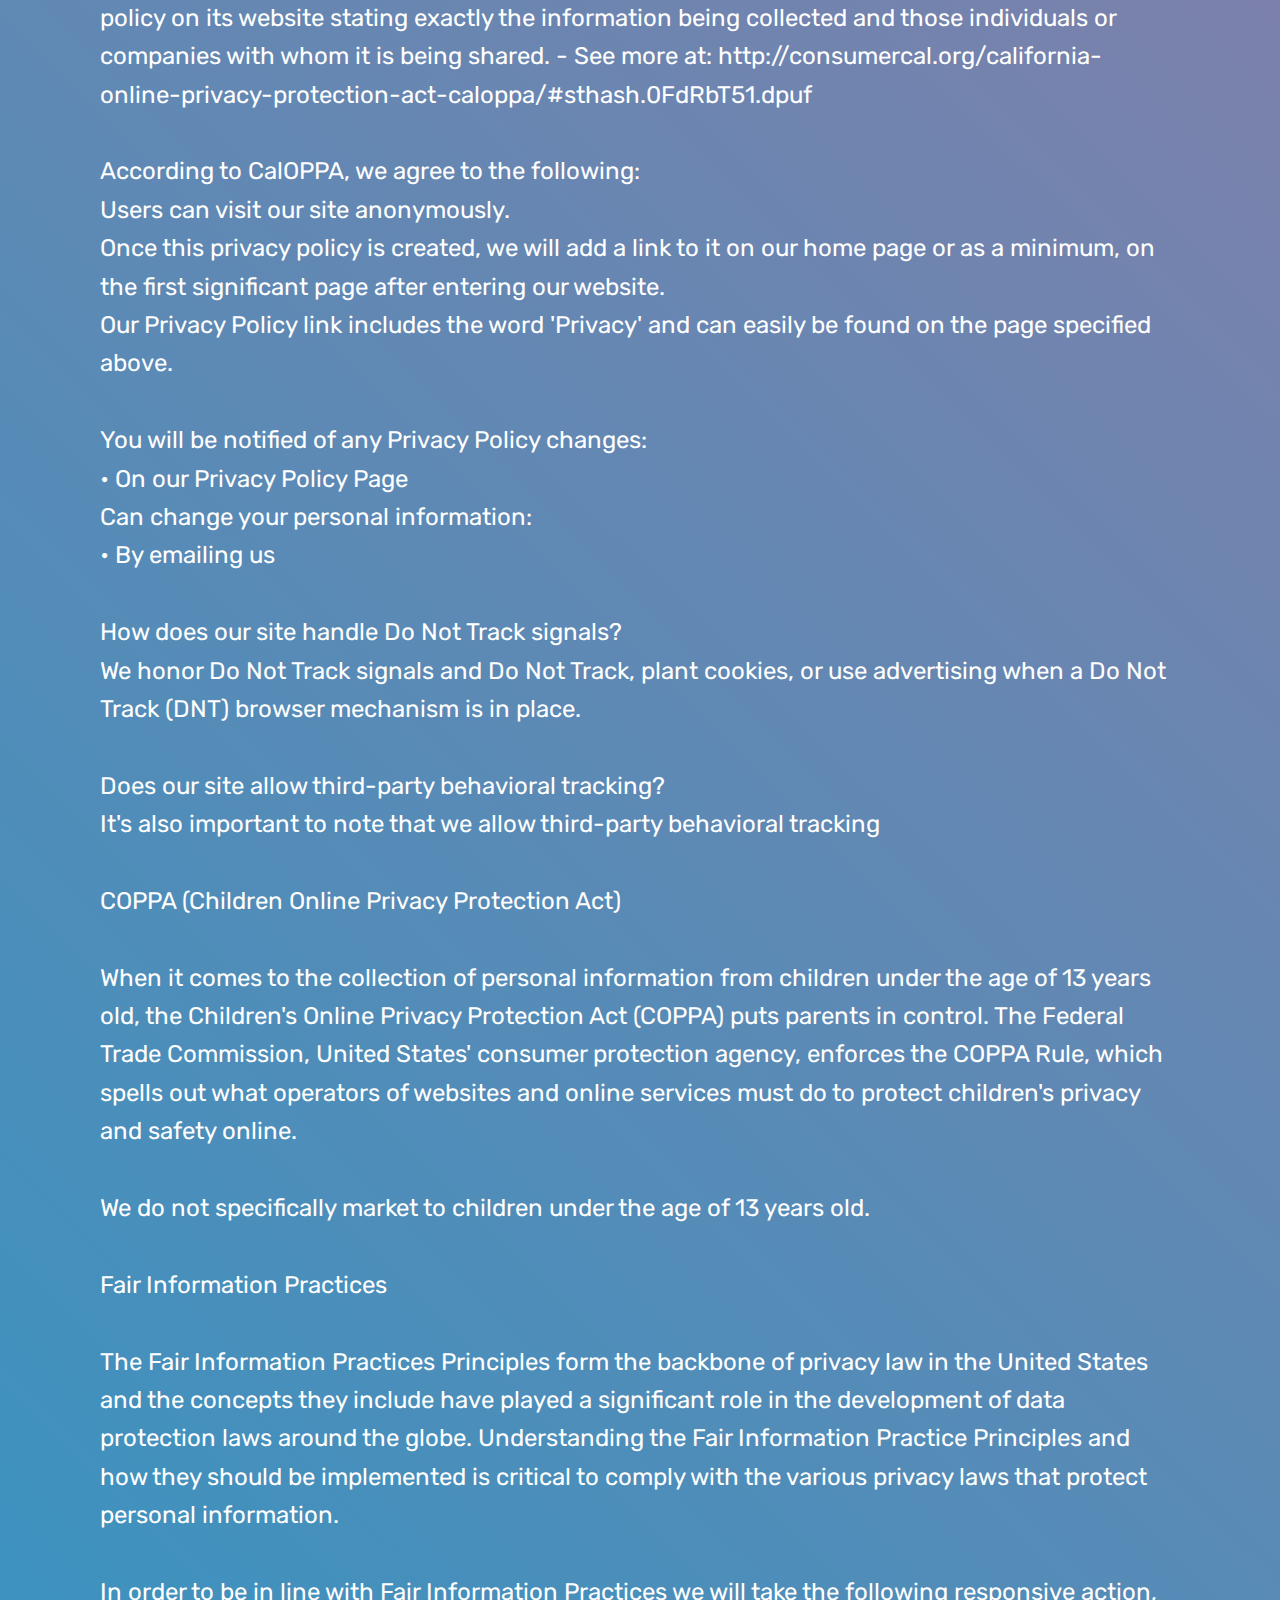
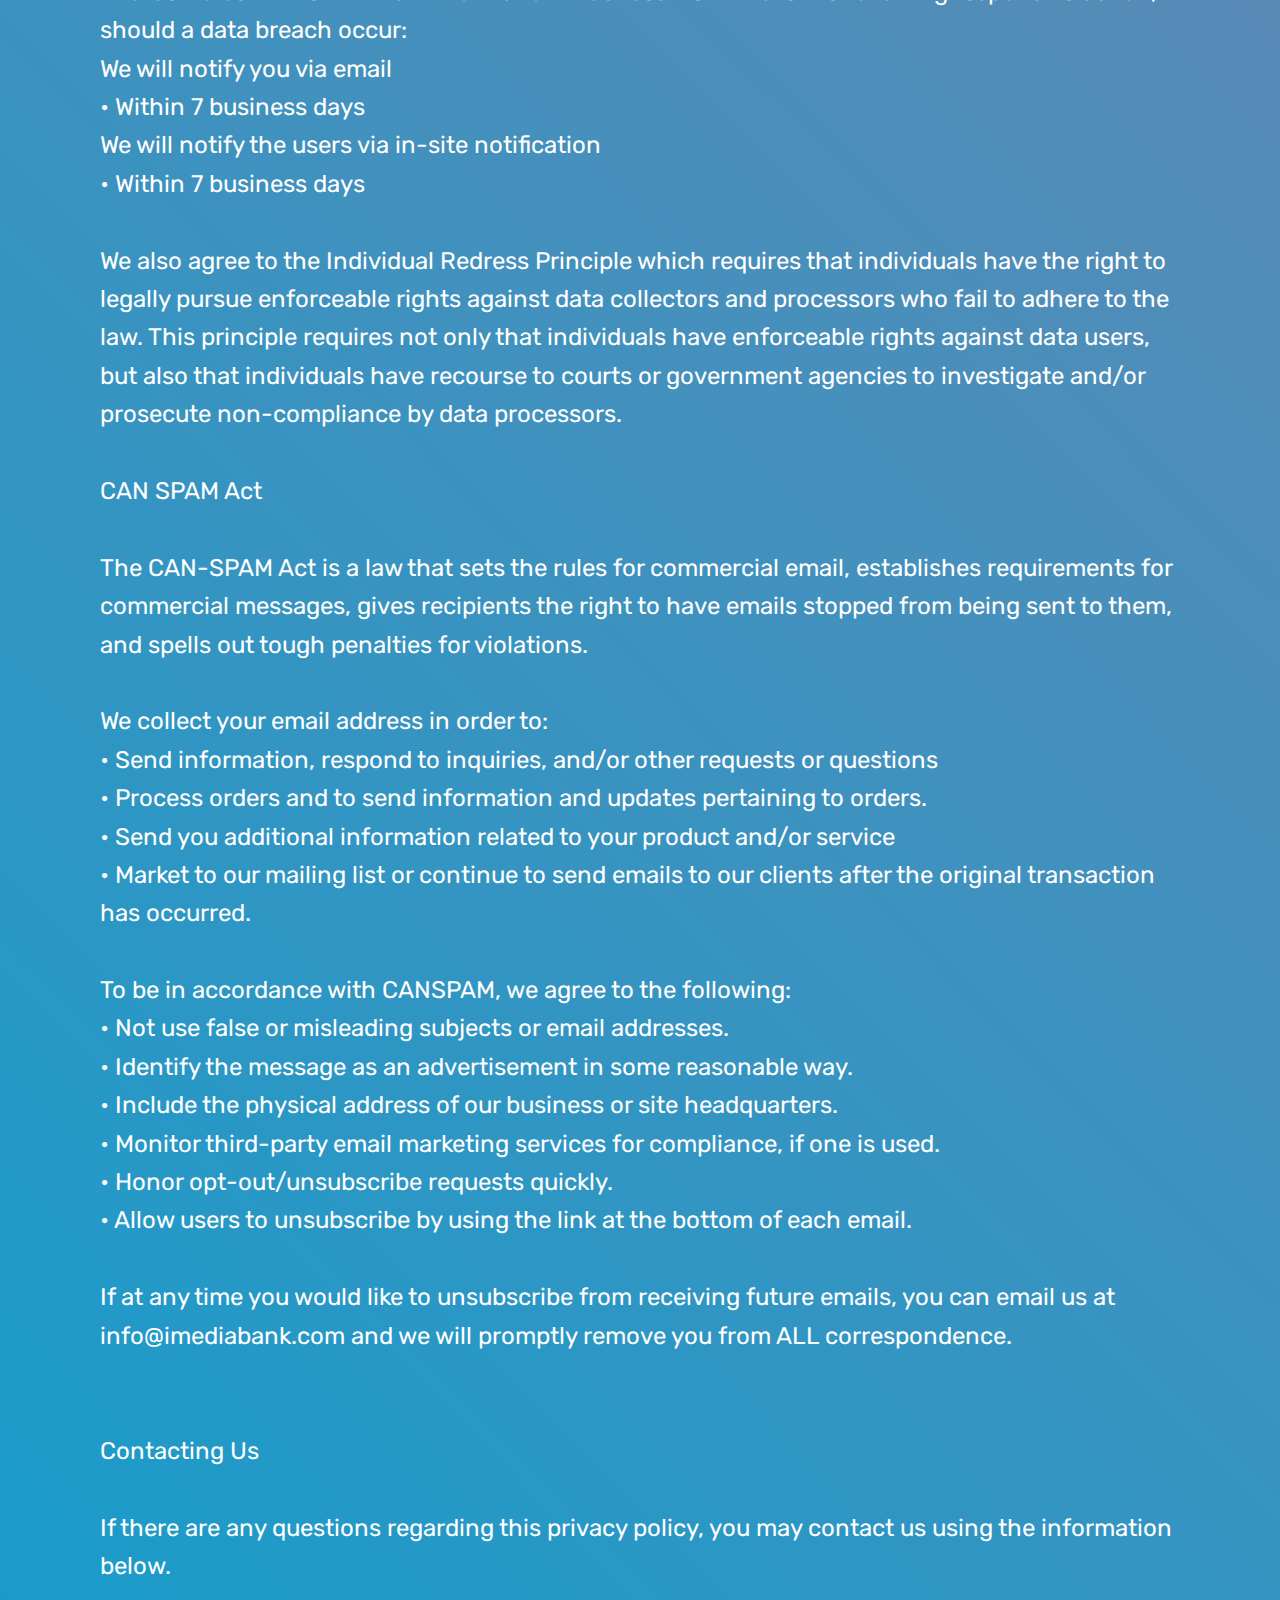
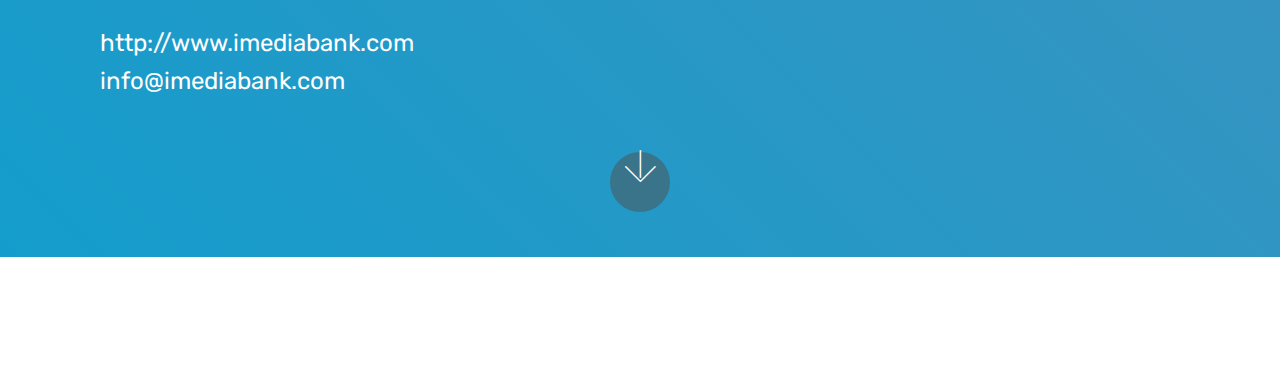
<file: 20180514Policy.html>
<!DOCTYPE html>
<html  >
<head>
  <!-- Site made with Mobirise Website Builder v4.9.7, https://mobirise.com -->
  <meta charset="UTF-8">
  <meta http-equiv="X-UA-Compatible" content="IE=edge">
  <meta name="generator" content="Mobirise v4.9.7, mobirise.com">
  <meta name="viewport" content="width=device-width, initial-scale=1, minimum-scale=1">
  <link rel="shortcut icon" href="assets/images/poster-128x192-1.png" type="image/x-icon">
  <meta name="description" content="Terms of Services and Privacy Policy.">
  
  <title>20180514 Policy</title>
  <link rel="stylesheet" href="assets/web/assets/mobirise-icons-bold/mobirise-icons-bold.css">
  <link rel="stylesheet" href="assets/web/assets/mobirise-icons/mobirise-icons.css">
  <link rel="stylesheet" href="assets/tether/tether.min.css">
  <link rel="stylesheet" href="assets/bootstrap/css/bootstrap.min.css">
  <link rel="stylesheet" href="assets/bootstrap/css/bootstrap-grid.min.css">
  <link rel="stylesheet" href="assets/bootstrap/css/bootstrap-reboot.min.css">
  <link rel="stylesheet" href="assets/socicon/css/styles.css">
  <link rel="stylesheet" href="assets/dropdown/css/style.css">
  <link rel="stylesheet" href="assets/animatecss/animate.min.css">
  <link rel="stylesheet" href="assets/theme/css/style.css">
  <link rel="stylesheet" href="assets/mobirise/css/mbr-additional.css" type="text/css">
  
  
  
</head>
<body>
  <section class="menu cid-qS08I0MLoj" once="menu" id="menu1-2m">

    

    <nav class="navbar navbar-expand beta-menu navbar-dropdown align-items-center navbar-fixed-top collapsed bg-color transparent">
        <button class="navbar-toggler navbar-toggler-right" type="button" data-toggle="collapse" data-target="#navbarSupportedContent" aria-controls="navbarSupportedContent" aria-expanded="false" aria-label="Toggle navigation">
            <div class="hamburger">
                <span></span>
                <span></span>
                <span></span>
                <span></span>
            </div>
        </button>
        <div class="menu-logo">
            <div class="navbar-brand">
                
                <span class="navbar-caption-wrap"><a class="navbar-caption text-white display-1" href="index.html#header6-1h">
                        iMediaBank</a></span>
            </div>
        </div>
        <div class="collapse navbar-collapse" id="navbarSupportedContent">
            <ul class="navbar-nav nav-dropdown nav-right" data-app-modern-menu="true"><li class="nav-item">
                    <a class="nav-link link text-white display-4" href="index.html#testimonials1-z"><span class="mbrib-rocket mbr-iconfont mbr-iconfont-btn"></span>
                        
                        New on 2020</a>
                </li><li class="nav-item"><a class="nav-link link text-white display-4" href="http://sankios.imediabank.com/microej" target="_blank"><span class="mbri-devices mbr-iconfont mbr-iconfont-btn"></span>IoT : MicroEJ / ESP32</a></li><li class="nav-item dropdown"><a class="nav-link link text-white dropdown-toggle display-4" href="index.html#header12-h" data-toggle="dropdown-submenu" aria-expanded="false"><span class="mbri-idea mbr-iconfont mbr-iconfont-btn"></span>
                        
                        IoT Solutions</a><div class="dropdown-menu"><a class="text-white dropdown-item display-4" href="index.html#header12-h" aria-expanded="false"><span class="mbrib-idea mbr-iconfont mbr-iconfont-btn"></span>IoT Solutions</a><a class="text-white dropdown-item display-4" href="index.html#header12-h" aria-expanded="false"></a><a class="text-white dropdown-item display-4" href="index.html#features17-o" aria-expanded="false"><span class="mbrib-setting3 mbr-iconfont mbr-iconfont-btn"></span>IoT Demo Solutions</a><a class="text-white dropdown-item display-4" href="index.html#header12-h"><span class="mbrib-features mbr-iconfont mbr-iconfont-btn"></span>IoT Sample and Resources</a><a class="text-white dropdown-item display-4" href="index.html#form1-l" aria-expanded="false"><span class="mbrib-edit mbr-iconfont mbr-iconfont-btn"></span>FREE Professional IoT Advice</a><a class="text-white dropdown-item display-4" href="http://sankios.imediabank.com/microej" aria-expanded="false" target="_blank"><span class="mbri-watch mbr-iconfont mbr-iconfont-btn"></span>MicroEJ / ESP32</a></div></li><li class="nav-item dropdown"><a class="nav-link link text-white dropdown-toggle display-4" href="index.html#form1-l" data-toggle="dropdown-submenu" aria-expanded="false"><span class="mbrib-website-theme mbr-iconfont mbr-iconfont-btn"></span>
                        
                        Contact Us</a><div class="dropdown-menu"><a class="text-white dropdown-item display-4" href="index.html#form1-l"><span class="mbrib-website-theme mbr-iconfont mbr-iconfont-btn"></span>Contact Us</a><a class="text-white dropdown-item display-4" href="index.html#social-buttons3-2c" aria-expanded="false"><span class="socicon socicon-sharethis mbr-iconfont mbr-iconfont-btn"></span>Share Us</a><a class="text-white dropdown-item display-4" href="20180514Policy.html#header11-2l" aria-expanded="false" target="_blank"><span class="mbrib-edit mbr-iconfont mbr-iconfont-btn"></span>Terms &amp; Policy</a><a class="text-white dropdown-item display-4" href="index.html#clients-2o" aria-expanded="false"><span class="mbri-users mbr-iconfont mbr-iconfont-btn"></span>Our Clients and Client's Client</a></div></li></ul>
            
        </div>
    </nav>
</section>

<section class="engine"><a href="https://mobirise.info/j">website templates</a></section><section class="header11 cid-qS08HYkCq6 mbr-fullscreen" id="header11-2l">

    <!-- Block parameters controls (Blue "Gear" panel) -->
    
    <!-- End block parameters -->

    
    <div class="container align-left">
        <div class="media-container-column mbr-white col-md-12">
            <h3 class="mbr-section-subtitle py-3 mbr-fonts-style display-5"></h3>
            <h1 class="mbr-section-title py-3 mbr-fonts-style display-1"><strong>Terms of Services and Privacy Policy</strong>.&nbsp;</h1>
            <p class="mbr-text py-3 mbr-fonts-style display-5">Privacy Policy<br>Effective date: July 04, 2009<br>Last Updated date: May 14, 2018<br><br>iMediaBank ("us", "we", or "our") operates the www.imediabank.com website (the "Service").<br><br>This privacy policy has been compiled to better serve those who are concerned with how their 'Personally Identifiable Information' (PII) is being used online. PII, as described in US privacy law and information security, is information that can be used on its own or with other information to identify, contact, or locate a single person, or to identify an individual in context. Please read our privacy policy carefully to get a clear understanding of how we collect, use, protect or otherwise handle your Personally Identifiable Information in accordance with our website.
<br>
<br>What personal information do we collect from the people that visit our blog, website or app?
<br>
<br>When ordering or registering on our site, as appropriate, you may be asked to enter your name, email address, phone number or other details to help you with your experience.
<br>
<br>When do we collect information?
<br>
<br>We collect information from you when you place an order, fill out a form or enter information on our site.
<br>
<br>Provide us with feedback on our products or services 
<br>How do we use your information?
<br>
<br>We may use the information we collect from you when you register, make a purchase, sign up for our newsletter, respond to a survey or marketing communication, surf the website, or use certain other site features in the following ways:
<br>
<br>      • To allow us to better service you in responding to your customer service requests.
<br>      • To quickly process your transactions.
<br>      • To follow up with them after correspondence (live chat, email or phone inquiries)
<br>
<br>How do we protect your information?
<br>
<br>We do not use vulnerability scanning and/or scanning to PCI standards.
<br>We only provide articles and information. We never ask for credit card numbers.
<br>We use regular Malware Scanning.
<br>
<br>Your personal information is contained behind secured networks and is only accessible by a limited number of persons who have special access rights to such systems, and are required to keep the information confidential. In addition, all sensitive/credit information you supply is encrypted via Secure Socket Layer (SSL) technology.
<br>
<br>We implement a variety of security measures when a user places an order enters, submits, or accesses their information to maintain the safety of your personal information.
<br>
<br>All transactions are processed through a gateway provider and are not stored or processed on our servers.
<br>
<br>Do we use 'cookies'?
<br>
<br>Yes. Cookies are small files that a site or its service provider transfers to your computer's hard drive through your Web browser (if you allow) that enables the site's or service provider's systems to recognize your browser and capture and remember certain information. For instance, we use cookies to help us remember and process the items in your shopping cart. They are also used to help us understand your preferences based on previous or current site activity, which enables us to provide you with improved services. We also use cookies to help us compile aggregate data about site traffic and site interaction so that we can offer better site experiences and tools in the future.
<br>
<br>We use cookies to:
<br>      • Keep track of advertisements.
<br>      • Compile aggregate data about site traffic and site interactions in order to offer better site experiences and tools in the future. We may also use trusted third-party services that track this information on our behalf.
<br>
<br>You can choose to have your computer warn you each time a cookie is being sent, or you can choose to turn off all cookies. You do this through your browser settings. Since browser is a little different, look at your browser's Help Menu to learn the correct way to modify your cookies.
<br>
<br>If you turn cookies off, It won't affect the user's experience .
<br>
<br>Third-party disclosure
<br>
<br>We do not sell, trade, or otherwise transfer to outside parties your Personally Identifiable Information.
<br>
<br>Third-party links
<br>
<br>We do not include or offer third-party products or services on our website.
<br>
<br>Google
<br>
<br>Google's advertising requirements can be summed up by Google's Advertising Principles. They are put in place to provide a positive experience for users. https://support.google.com/adwordspolicy/answer/1316548?hl=en 
<br>
<br>We use Google AdSense Advertising on our website.
<br>
<br>Google, as a third-party vendor, uses cookies to serve ads on our site. Google's use of the DART cookie enables it to serve ads to our users based on previous visits to our site and other sites on the Internet. Users may opt-out of the use of the DART cookie by visiting the Google Ad and Content Network privacy policy.
<br>
<br>We have implemented the following:
<br>      • Remarketing with Google AdSense
<br>      • Google Display Network Impression Reporting
<br>      • Demographics and Interests Reporting
<br>
<br>We, along with third-party vendors such as Google use first-party cookies (such as the Google Analytics cookies) and third-party cookies (such as the DoubleClick cookie) or other third-party identifiers together to compile data regarding user interactions with ad impressions and other ad service functions as they relate to our website.
<br>
<br>Opting out:
<br>Users can set preferences for how Google advertises to you using the Google Ad Settings page. Alternatively, you can opt out by visiting the Network Advertising Initiative Opt Out page or by using the Google Analytics Opt Out Browser add on.
<br>
<br>California Online Privacy Protection Act
<br>
<br>CalOPPA is the first state law in the nation to require commercial websites and online services to post a privacy policy. The law's reach stretches well beyond California to require any person or company in the United States (and conceivably the world) that operates websites collecting Personally Identifiable Information from California consumers to post a conspicuous privacy policy on its website stating exactly the information being collected and those individuals or companies with whom it is being shared. - See more at: http://consumercal.org/california-online-privacy-protection-act-caloppa/#sthash.0FdRbT51.dpuf
<br>
<br>According to CalOPPA, we agree to the following:
<br>Users can visit our site anonymously.
<br>Once this privacy policy is created, we will add a link to it on our home page or as a minimum, on the first significant page after entering our website.
<br>Our Privacy Policy link includes the word 'Privacy' and can easily be found on the page specified above.
<br>
<br>You will be notified of any Privacy Policy changes:
<br>      • On our Privacy Policy Page
<br>Can change your personal information:
<br>      • By emailing us
<br>
<br>How does our site handle Do Not Track signals?
<br>We honor Do Not Track signals and Do Not Track, plant cookies, or use advertising when a Do Not Track (DNT) browser mechanism is in place.
<br>
<br>Does our site allow third-party behavioral tracking?
<br>It's also important to note that we allow third-party behavioral tracking
<br>
<br>COPPA (Children Online Privacy Protection Act)
<br>
<br>When it comes to the collection of personal information from children under the age of 13 years old, the Children's Online Privacy Protection Act (COPPA) puts parents in control. The Federal Trade Commission, United States' consumer protection agency, enforces the COPPA Rule, which spells out what operators of websites and online services must do to protect children's privacy and safety online.
<br>
<br>We do not specifically market to children under the age of 13 years old.
<br>
<br>Fair Information Practices
<br>
<br>The Fair Information Practices Principles form the backbone of privacy law in the United States and the concepts they include have played a significant role in the development of data protection laws around the globe. Understanding the Fair Information Practice Principles and how they should be implemented is critical to comply with the various privacy laws that protect personal information.
<br>
<br>In order to be in line with Fair Information Practices we will take the following responsive action, should a data breach occur:
<br>We will notify you via email
<br>      • Within 7 business days
<br>We will notify the users via in-site notification
<br>      • Within 7 business days
<br>
<br>We also agree to the Individual Redress Principle which requires that individuals have the right to legally pursue enforceable rights against data collectors and processors who fail to adhere to the law. This principle requires not only that individuals have enforceable rights against data users, but also that individuals have recourse to courts or government agencies to investigate and/or prosecute non-compliance by data processors.
<br>
<br>CAN SPAM Act
<br>
<br>The CAN-SPAM Act is a law that sets the rules for commercial email, establishes requirements for commercial messages, gives recipients the right to have emails stopped from being sent to them, and spells out tough penalties for violations.
<br>
<br>We collect your email address in order to:
<br>      • Send information, respond to inquiries, and/or other requests or questions
<br>      • Process orders and to send information and updates pertaining to orders.
<br>      • Send you additional information related to your product and/or service
<br>      • Market to our mailing list or continue to send emails to our clients after the original transaction has occurred.
<br>
<br>To be in accordance with CANSPAM, we agree to the following:
<br>      • Not use false or misleading subjects or email addresses.
<br>      • Identify the message as an advertisement in some reasonable way.
<br>      • Include the physical address of our business or site headquarters.
<br>      • Monitor third-party email marketing services for compliance, if one is used.
<br>      • Honor opt-out/unsubscribe requests quickly.
<br>      • Allow users to unsubscribe by using the link at the bottom of each email.
<br>
<br>If at any time you would like to unsubscribe from receiving future emails, you can email us at
<br>info@imediabank.com and we will promptly remove you from ALL correspondence.
<br>
<br>
<br>Contacting Us
<br>
<br>If there are any questions regarding this privacy policy, you may contact us using the information below.
<br>
<br>http://www.imediabank.com
<br>info@imediabank.com
<br>
<br><br></p>
            
        </div>
    </div>

    <div class="mbr-arrow hidden-sm-down" aria-hidden="true">
        <a href="#next">
            <i class="mbri-down mbr-iconfont"></i>
        </a>
    </div>
</section>

<section once="" class="cid-qS08I2BLcV mbr-reveal" id="footer7-2n">

    

    

    <div class="container">
        <div class="media-container-row align-center mbr-white">
            <div class="row row-links">
                <ul class="foot-menu">
                    
                    
                    
                    
                    
                <li class="foot-menu-item mbr-fonts-style display-7"><a class="text-white mbr-bold" href="#top">Home</a></li><li class="foot-menu-item mbr-fonts-style display-7"><a href="20180514Policy.html#header11-2l" target="_blank" class="text-white">Terms of Services and&nbsp;GDPR Privacy Policy</a></li><li class="foot-menu-item mbr-fonts-style display-7"><a href="mailto:info@imediabank.com" class="text-white">Inquire Email : info@imediabank.com</a></li><li class="foot-menu-item mbr-fonts-style display-7"></li></ul>
            </div>
            
            <div class="row row-copirayt">
                <p class="mbr-text mb-0 mbr-fonts-style mbr-white align-center display-7">
                    © Copyright 2019 iMediaBank - All Rights Reserved
                </p>
            </div>
        </div>
    </div>
</section>


  <script src="assets/web/assets/jquery/jquery.min.js"></script>
  <script src="assets/popper/popper.min.js"></script>
  <script src="assets/tether/tether.min.js"></script>
  <script src="assets/bootstrap/js/bootstrap.min.js"></script>
  <script src="assets/viewportchecker/jquery.viewportchecker.js"></script>
  <script src="assets/dropdown/js/script.min.js"></script>
  <script src="assets/touchswipe/jquery.touch-swipe.min.js"></script>
  <script src="assets/smoothscroll/smooth-scroll.js"></script>
  <script src="assets/theme/js/script.js"></script>
  
  
 <div id="scrollToTop" class="scrollToTop mbr-arrow-up"><a style="text-align: center;"><i class="mbr-arrow-up-icon mbr-arrow-up-icon-cm cm-icon cm-icon-smallarrow-up"></i></a></div>
    <input name="animation" type="hidden">
  </body>
</html>
</file>
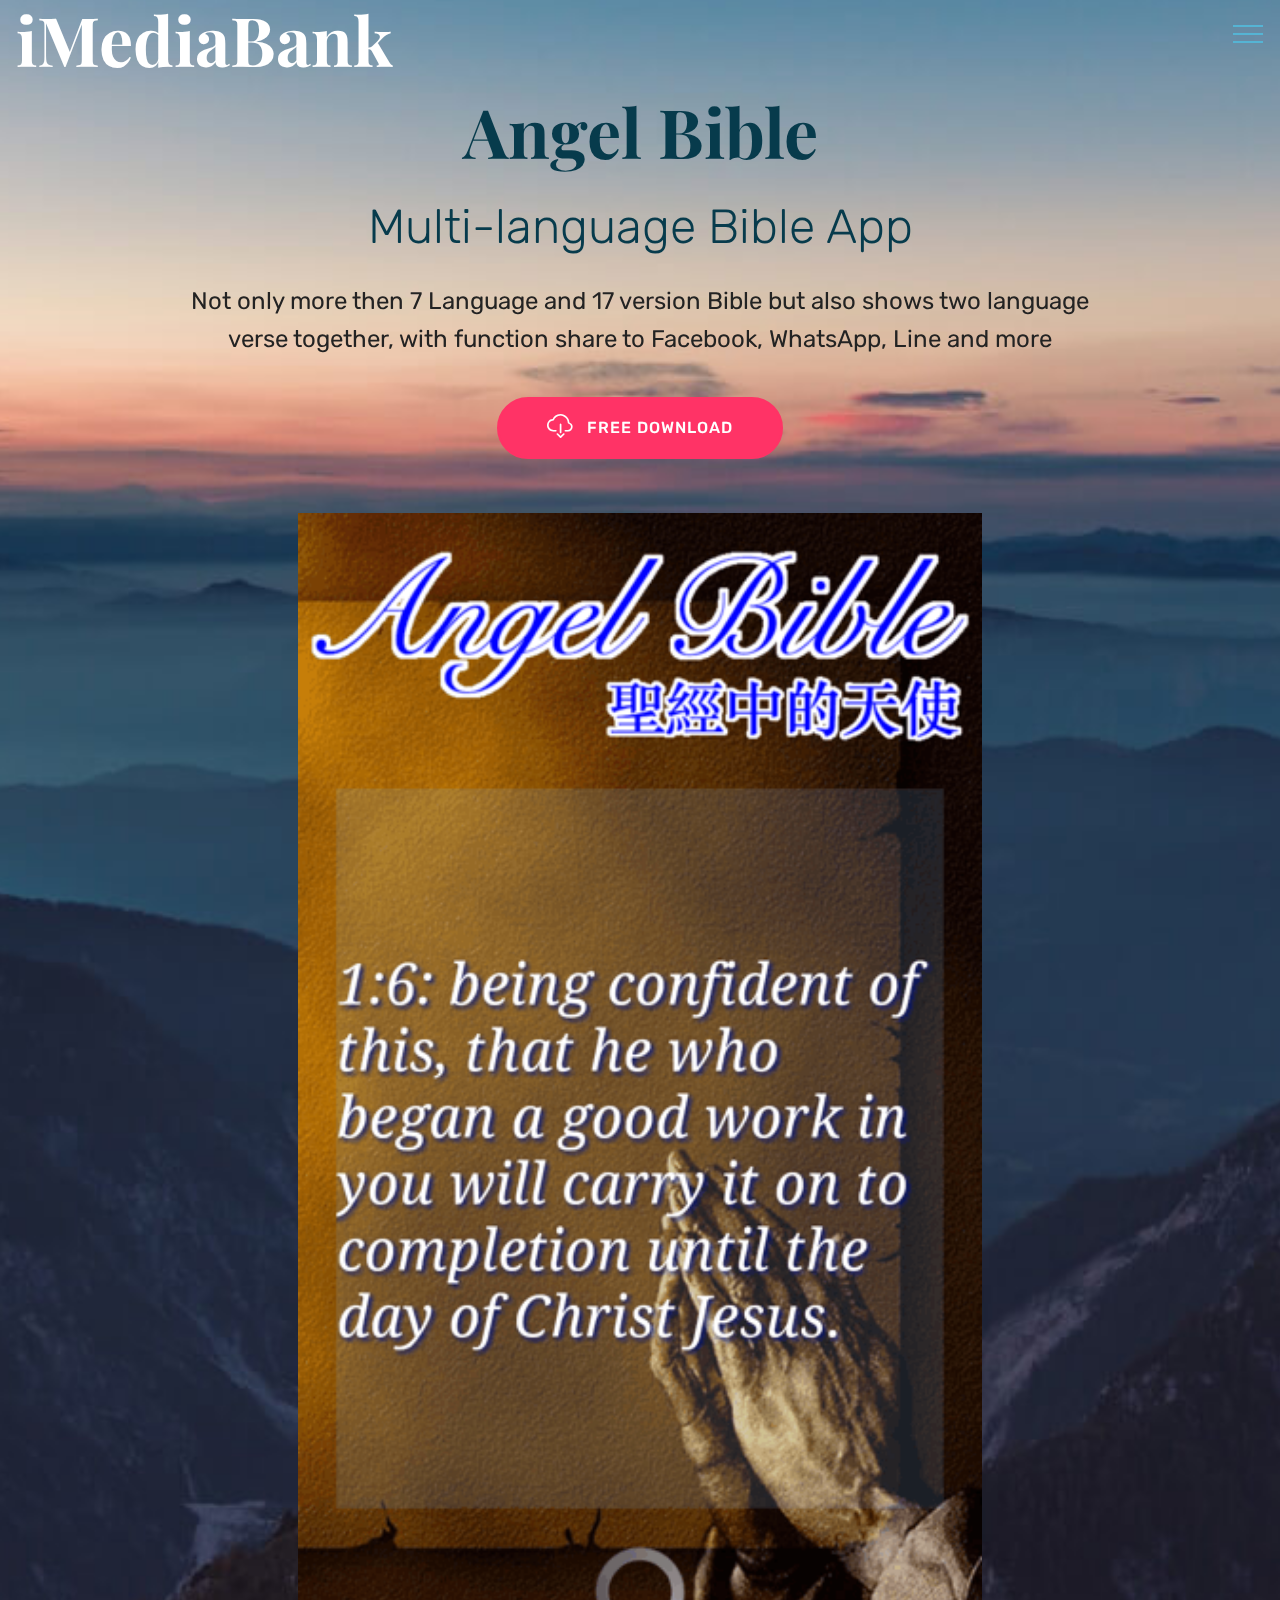
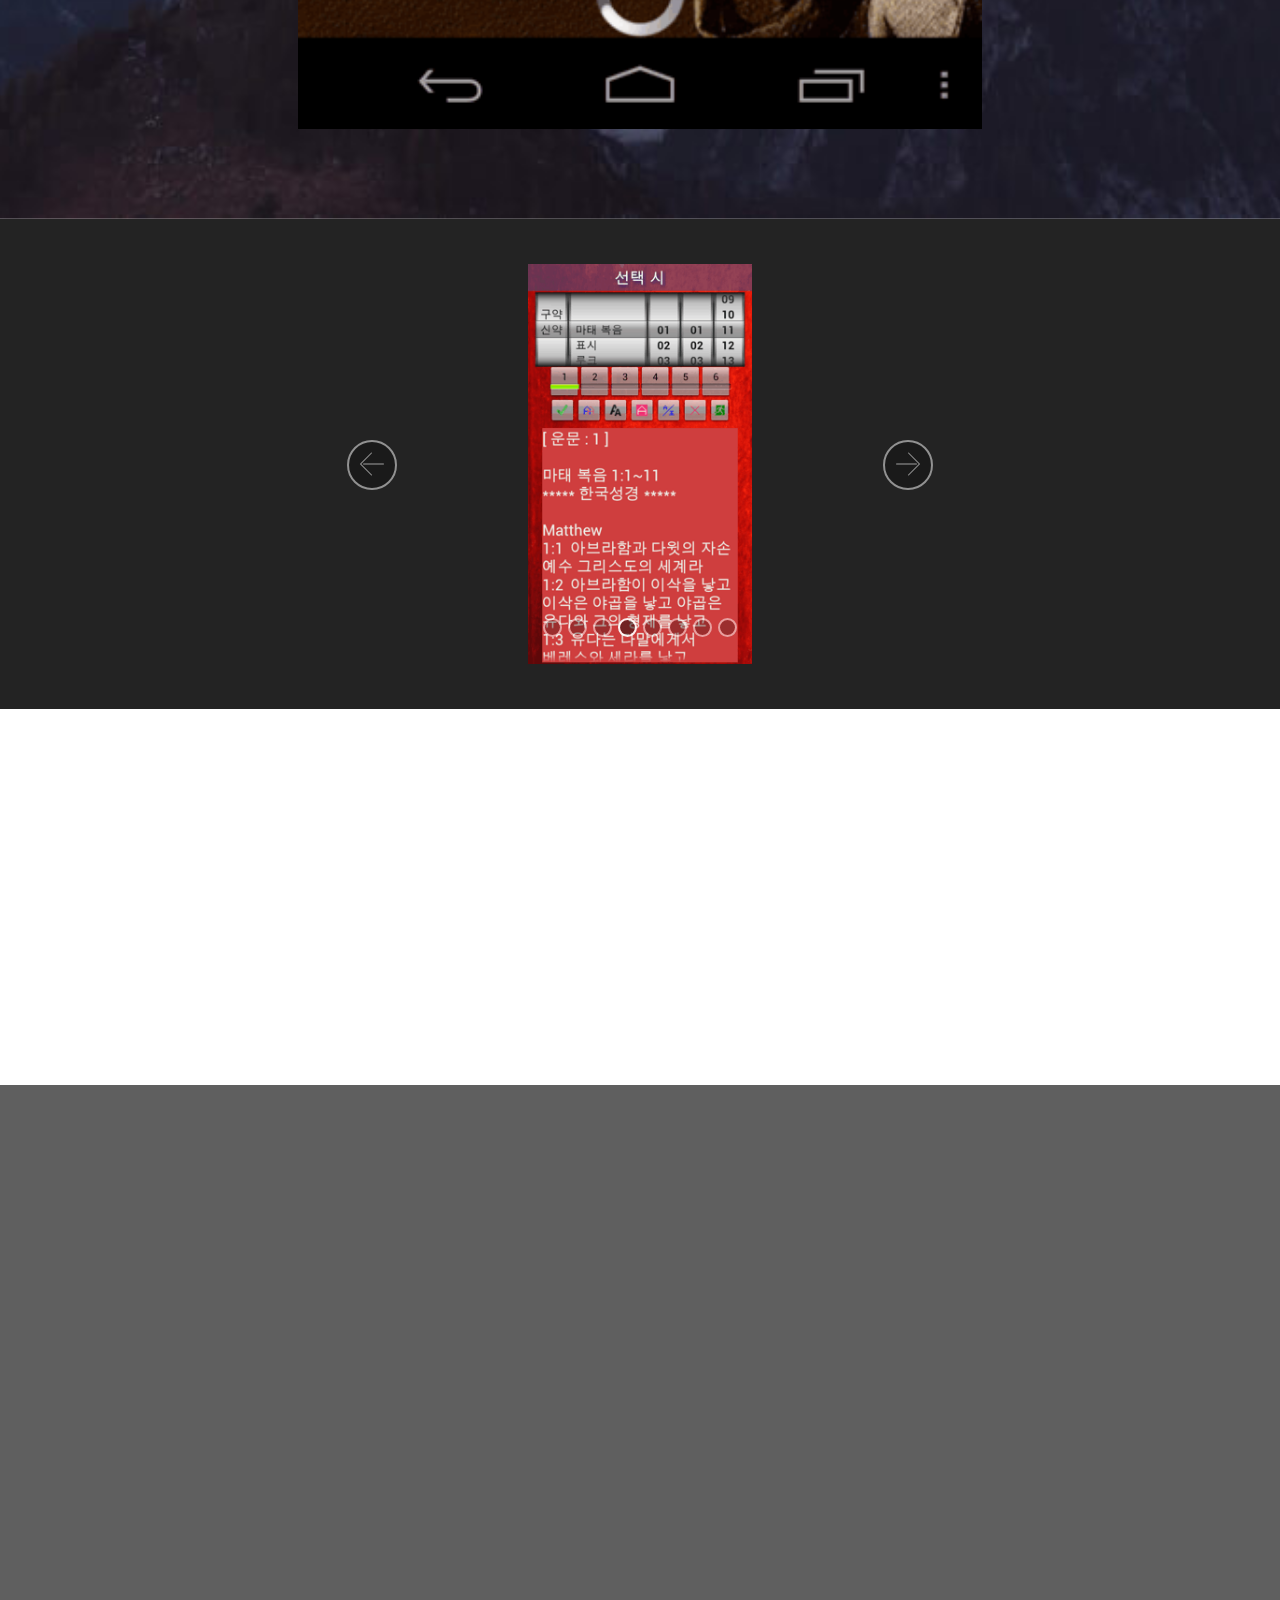
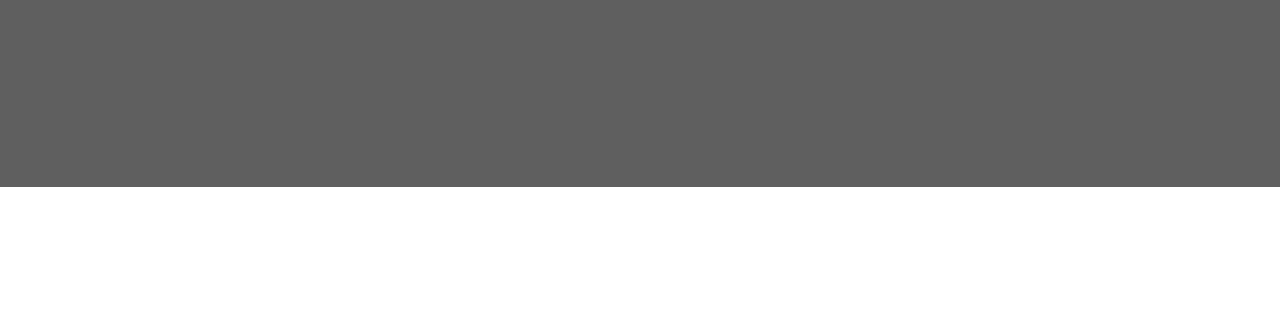
<file: AndroidApps.html>
<!DOCTYPE html>
<html  >
<head>
  <!-- Site made with Mobirise Website Builder v4.9.7, https://mobirise.com -->
  <meta charset="UTF-8">
  <meta http-equiv="X-UA-Compatible" content="IE=edge">
  <meta name="generator" content="Mobirise v4.9.7, mobirise.com">
  <meta name="viewport" content="width=device-width, initial-scale=1, minimum-scale=1">
  <link rel="shortcut icon" href="assets/images/poster-128x192-1.png" type="image/x-icon">
  <meta name="description" content="Angel Bible
Multi-language Bible App
Not only more then 7 Language and 17 version Bible but also shows two language verse together, with function share to Facebook, WhatsApp, Line and more">
  
  <title>AndroidApps</title>
  <link rel="stylesheet" href="assets/web/assets/mobirise-icons-bold/mobirise-icons-bold.css">
  <link rel="stylesheet" href="assets/web/assets/mobirise-icons/mobirise-icons.css">
  <link rel="stylesheet" href="assets/tether/tether.min.css">
  <link rel="stylesheet" href="assets/bootstrap/css/bootstrap.min.css">
  <link rel="stylesheet" href="assets/bootstrap/css/bootstrap-grid.min.css">
  <link rel="stylesheet" href="assets/bootstrap/css/bootstrap-reboot.min.css">
  <link rel="stylesheet" href="assets/dropdown/css/style.css">
  <link rel="stylesheet" href="assets/animatecss/animate.min.css">
  <link rel="stylesheet" href="assets/socicon/css/styles.css">
  <link rel="stylesheet" href="assets/theme/css/style.css">
  <link rel="stylesheet" href="assets/mobirise/css/mbr-additional.css" type="text/css">
  
  
  
</head>
<body>
  <section class="menu cid-qQWPa0nDvK" once="menu" id="menu1-2a">

    

    <nav class="navbar navbar-expand beta-menu navbar-dropdown align-items-center navbar-fixed-top collapsed bg-color transparent">
        <button class="navbar-toggler navbar-toggler-right" type="button" data-toggle="collapse" data-target="#navbarSupportedContent" aria-controls="navbarSupportedContent" aria-expanded="false" aria-label="Toggle navigation">
            <div class="hamburger">
                <span></span>
                <span></span>
                <span></span>
                <span></span>
            </div>
        </button>
        <div class="menu-logo">
            <div class="navbar-brand">
                
                <span class="navbar-caption-wrap"><a class="navbar-caption text-white display-1" href="index.html#header6-1h">
                        iMediaBank</a></span>
            </div>
        </div>
        <div class="collapse navbar-collapse" id="navbarSupportedContent">
            <ul class="navbar-nav nav-dropdown nav-right" data-app-modern-menu="true"><li class="nav-item">
                    <a class="nav-link link text-white display-4" href="index.html#testimonials1-z"><span class="mbrib-rocket mbr-iconfont mbr-iconfont-btn"></span>
                        
                        New on 2020</a>
                </li><li class="nav-item"><a class="nav-link link text-white display-4" href="http://sankios.imediabank.com/microej" target="_blank"><span class="mbri-devices mbr-iconfont mbr-iconfont-btn"></span>IoT : MicroEJ / ESP32</a></li><li class="nav-item dropdown"><a class="nav-link link text-white dropdown-toggle display-4" href="index.html#header12-h" data-toggle="dropdown-submenu" aria-expanded="false"><span class="mbri-idea mbr-iconfont mbr-iconfont-btn"></span>
                        
                        IoT Solutions</a><div class="dropdown-menu"><a class="text-white dropdown-item display-4" href="index.html#header12-h" aria-expanded="false"><span class="mbrib-idea mbr-iconfont mbr-iconfont-btn"></span>IoT Solutions</a><a class="text-white dropdown-item display-4" href="index.html#header12-h" aria-expanded="false"></a><a class="text-white dropdown-item display-4" href="index.html#features17-o" aria-expanded="false"><span class="mbrib-setting3 mbr-iconfont mbr-iconfont-btn"></span>IoT Demo Solutions</a><a class="text-white dropdown-item display-4" href="index.html#header12-h"><span class="mbrib-features mbr-iconfont mbr-iconfont-btn"></span>IoT Sample and Resources</a><a class="text-white dropdown-item display-4" href="index.html#form1-l" aria-expanded="false"><span class="mbrib-edit mbr-iconfont mbr-iconfont-btn"></span>FREE Professional IoT Advice</a><a class="text-white dropdown-item display-4" href="http://sankios.imediabank.com/microej" aria-expanded="false" target="_blank"><span class="mbri-watch mbr-iconfont mbr-iconfont-btn"></span>MicroEJ / ESP32</a></div></li><li class="nav-item dropdown"><a class="nav-link link text-white dropdown-toggle display-4" href="index.html#form1-l" data-toggle="dropdown-submenu" aria-expanded="false"><span class="mbrib-website-theme mbr-iconfont mbr-iconfont-btn"></span>
                        
                        Contact Us</a><div class="dropdown-menu"><a class="text-white dropdown-item display-4" href="index.html#form1-l"><span class="mbrib-website-theme mbr-iconfont mbr-iconfont-btn"></span>Contact Us</a><a class="text-white dropdown-item display-4" href="index.html#social-buttons3-2c" aria-expanded="false"><span class="socicon socicon-sharethis mbr-iconfont mbr-iconfont-btn"></span>Share Us</a><a class="text-white dropdown-item display-4" href="20180514Policy.html#header11-2l" aria-expanded="false" target="_blank"><span class="mbrib-edit mbr-iconfont mbr-iconfont-btn"></span>Terms &amp; Policy</a><a class="text-white dropdown-item display-4" href="index.html#clients-2o" aria-expanded="false"><span class="mbri-users mbr-iconfont mbr-iconfont-btn"></span>Our Clients and Client's Client</a></div></li></ul>
            
        </div>
    </nav>
</section>

<section class="engine"><a href="https://mobirise.info/d">free web maker</a></section><section class="header4 cid-qQoqPvnBFP mbr-parallax-background" id="header4-15">

    

    

    <div class="container">
        <div class="row justify-content-md-center">
            <div class="media-content col-md-10">
                <h1 class="mbr-section-title align-center mbr-white pb-3 mbr-bold mbr-fonts-style display-1">Angel Bible</h1>
                <h3 class="mbr-section-subtitle align-center mbr-white mbr-light pb-3 mbr-fonts-style display-2">Multi-language Bible App</h3>
                <div class="mbr-text align-center mbr-white pb-3">
                    <p class="mbr-text mbr-fonts-style display-5">Not only more then 7 Language and 17 version Bible but also shows two language verse together, with function share to Facebook, WhatsApp, Line and more
                    </p>
                </div>
                <div class="mbr-section-btn align-center"><a class="btn btn-md btn-secondary display-4" href="http://angelbible.imediabank.com/Angel%20Bible.apk?attredirects=0&d=1" target="_blank"><span class="mbrib-download mbr-iconfont mbr-iconfont-btn"></span>FREE DOWNLOAD</a></div>
            </div>
            <div class="mbr-figure pt-5">
                <img src="assets/images/angelbible08-360x640.png" alt="Mobirise" title="" style="width: 60%;">
            </div>
        </div>
    </div>
</section>

<section class="carousel slide cid-qQosUH7nYj" data-interval="false" id="slider2-16">

    
    <div class="container content-slider">
        <div class="content-slider-wrap">
            <div><div class="mbr-slider slide carousel" data-pause="true" data-keyboard="false" data-ride="carousel" data-interval="4000"><ol class="carousel-indicators"><li data-app-prevent-settings="" data-target="#slider2-16" data-slide-to="0"></li><li data-app-prevent-settings="" data-target="#slider2-16" data-slide-to="1"></li><li data-app-prevent-settings="" data-target="#slider2-16" data-slide-to="2"></li><li data-app-prevent-settings="" data-target="#slider2-16" class=" active" data-slide-to="3"></li><li data-app-prevent-settings="" data-target="#slider2-16" data-slide-to="4"></li><li data-app-prevent-settings="" data-target="#slider2-16" data-slide-to="5"></li><li data-app-prevent-settings="" data-target="#slider2-16" data-slide-to="6"></li><li data-app-prevent-settings="" data-target="#slider2-16" data-slide-to="7"></li></ol><div class="carousel-inner" role="listbox"><div class="carousel-item slider-fullscreen-image" data-bg-video-slide="false" style="background-image: url(assets/images/poster-133x200.png);"><div class="container container-slide"><div class="image_wrapper"><div class="mbr-overlay"></div><img src="assets/images/poster-133x200.png"><div class="carousel-caption justify-content-center"><div class="col-10 align-center"><p class="lead mbr-text mbr-fonts-style display-7"></p></div></div></div></div></div><div class="carousel-item slider-fullscreen-image" data-bg-video-slide="false" style="background-image: url(assets/images/angelbible02-240x427.png);"><div class="container container-slide"><div class="image_wrapper"><div class="mbr-overlay"></div><img src="assets/images/angelbible02-240x427.png"><div class="carousel-caption justify-content-center"><div class="col-10 align-center"><p class="lead mbr-text mbr-fonts-style display-7"></p></div></div></div></div></div><div class="carousel-item slider-fullscreen-image" data-bg-video-slide="false" style="background-image: url(assets/images/angelbible04-240x427.png);"><div class="container container-slide"><div class="image_wrapper"><div class="mbr-overlay"></div><img src="assets/images/angelbible04-240x427.png"><div class="carousel-caption justify-content-center"><div class="col-10 align-center"><p class="lead mbr-text mbr-fonts-style display-7"></p></div></div></div></div></div><div class="carousel-item slider-fullscreen-image active" data-bg-video-slide="false" style="background-image: url(assets/images/angelbible15-240x427.png);"><div class="container container-slide"><div class="image_wrapper"><img src="assets/images/angelbible15-240x427.png"><div class="carousel-caption justify-content-center"><div class="col-10 align-center"></div></div></div></div></div><div class="carousel-item slider-fullscreen-image" data-bg-video-slide="false" style="background-image: url(assets/images/angelbible08-360x640.png);"><div class="container container-slide"><div class="image_wrapper"><div class="mbr-overlay"></div><img src="assets/images/angelbible08-360x640.png"><div class="carousel-caption justify-content-center"><div class="col-10 align-center"><p class="lead mbr-text mbr-fonts-style display-7"></p></div></div></div></div></div><div class="carousel-item slider-fullscreen-image" data-bg-video-slide="false" style="background-image: url(assets/images/angelbible02-240x427.png);"><div class="container container-slide"><div class="image_wrapper"><div class="mbr-overlay"></div><img src="assets/images/angelbible02-240x427.png"><div class="carousel-caption justify-content-center"><div class="col-10 align-center"><p class="lead mbr-text mbr-fonts-style display-7"></p></div></div></div></div></div><div class="carousel-item slider-fullscreen-image" data-bg-video-slide="false" style="background-image: url(assets/images/angelbible09-360x640.png);"><div class="container container-slide"><div class="image_wrapper"><div class="mbr-overlay"></div><img src="assets/images/angelbible09-360x640.png"><div class="carousel-caption justify-content-center"><div class="col-10 align-center"><p class="lead mbr-text mbr-fonts-style display-7"></p></div></div></div></div></div><div class="carousel-item slider-fullscreen-image" data-bg-video-slide="false" style="background-image: url(assets/images/angelbible04-240x427.png);"><div class="container container-slide"><div class="image_wrapper"><div class="mbr-overlay"></div><img src="assets/images/angelbible04-240x427.png"><div class="carousel-caption justify-content-center"><div class="col-10 align-center"><p class="lead mbr-text mbr-fonts-style display-7"></p></div></div></div></div></div></div><a data-app-prevent-settings="" class="carousel-control carousel-control-prev" role="button" data-slide="prev" href="#slider2-16"><span aria-hidden="true" class="mbri-left mbr-iconfont"></span><span class="sr-only">Previous</span></a><a data-app-prevent-settings="" class="carousel-control carousel-control-next" role="button" data-slide="next" href="#slider2-16"><span aria-hidden="true" class="mbri-right mbr-iconfont"></span><span class="sr-only">Next</span></a></div></div> 
        </div>
    </div>
</section>

<section class="cid-qQWNL7hBfM" id="social-buttons3-27">
    
    

    

    <div class="container">
        <div class="media-container-row">
            <div class="col-md-8 align-center">
                <h2 class="pb-3 mbr-section-title mbr-fonts-style display-2">
                    Share Angel Bible<br>to your Sisters and Brothers</h2>
                <div>
                    <div class="mbr-social-likes">
                        <span class="btn btn-social socicon-bg-facebook facebook mx-2" title="Share link on Facebook">
                            <i class="socicon socicon-facebook"></i>
                        </span>
                        <span class="btn btn-social twitter socicon-bg-twitter mx-2" title="Share link on Twitter">
                            <i class="socicon socicon-twitter"></i>
                        </span>
                        <span class="btn btn-social plusone socicon-bg-googleplus mx-2" title="Share link on Google+">
                            <i class="socicon socicon-googleplus"></i>
                        </span>
                        <span class="btn btn-social vkontakte socicon-bg-vkontakte mx-2" title="Share link on VKontakte">
                            <i class="socicon socicon-vkontakte"></i>
                        </span>
                        <span class="btn btn-social odnoklassniki socicon-bg-odnoklassniki mx-2" title="Share link on Odnoklassniki">
                            <i class="socicon socicon-odnoklassniki"></i>
                        </span>
                        <span class="btn btn-social pinterest socicon-bg-pinterest mx-2" title="Share link on Pinterest">
                            <i class="socicon socicon-pinterest"></i>
                        </span>
                        <span class="btn btn-social mailru socicon-bg-mail mx-2" title="Share link on Mailru">
                            <i class="socicon socicon-mail"></i>
                        </span>
                    </div>
                </div>
            </div>
        </div>
    </div>
</section>

<section class="mbr-section form1 cid-qQWPp9sGo0 mbr-parallax-background" id="form1-2b">

    

    <div class="mbr-overlay" style="opacity: 0.6; background-color: rgb(0, 0, 0);">
    </div>
    <div class="container">
        <div class="row justify-content-center">
            <div class="title col-12 col-lg-8">
                <h2 class="mbr-section-title align-center pb-3 mbr-fonts-style display-2">
                    CONTACT FORM
                </h2>
                
            </div>
        </div>
    </div>
    <div class="container">
        <div class="row justify-content-center">
            <div class="media-container-column col-lg-8" data-form-type="formoid">
                    <div data-form-alert="" hidden="">
                        Thanks for filling out the form!
                    </div>
            
                    <form class="mbr-form" action="https://mobirise.com/" method="post" data-form-title="Mobirise Form"><input type="hidden" name="email" data-form-email="true" value="lPIl6XNEaigqrguoZ4M4pm/TZCVZtb2zB/wMy7xFrsy2lwo90jjvaHvEjwL4KckcaQlWCoxHxj7h60jqdkGxohSqq71D28vPP7g5Gm85Y8xnj5tlBD1XvY3T6N6fQUc3">
                        <div class="row row-sm-offset">
                            <div class="col-md-4 multi-horizontal" data-for="name">
                                <div class="form-group">
                                    <label class="form-control-label mbr-fonts-style display-7" for="name-form1-2b">Name</label>
                                    <input type="text" class="form-control" name="name" data-form-field="Name" required="" id="name-form1-2b">
                                </div>
                            </div>
                            <div class="col-md-4 multi-horizontal" data-for="email">
                                <div class="form-group">
                                    <label class="form-control-label mbr-fonts-style display-7" for="email-form1-2b">Email</label>
                                    <input type="email" class="form-control" name="email" data-form-field="Email" required="" id="email-form1-2b">
                                </div>
                            </div>
                            <div class="col-md-4 multi-horizontal" data-for="phone">
                                <div class="form-group">
                                    <label class="form-control-label mbr-fonts-style display-7" for="phone-form1-2b">Phone</label>
                                    <input type="tel" class="form-control" name="phone" data-form-field="Phone" id="phone-form1-2b">
                                </div>
                            </div>
                        </div>
                        <div class="form-group" data-for="message">
                            <label class="form-control-label mbr-fonts-style display-7" for="message-form1-2b">Message</label>
                            <textarea type="text" class="form-control" name="message" rows="7" data-form-field="Message" id="message-form1-2b"></textarea>
                        </div>
            
                        <span class="input-group-btn">
                            <button href="" type="submit" class="btn btn-primary btn-form display-4">SEND FORM</button>
                        </span>
                    </form>
            </div>
        </div>
    </div>
</section>

<section once="" class="cid-qQoze2kkai mbr-reveal" id="footer7-18">

    

    

    <div class="container">
        <div class="media-container-row align-center mbr-white">
            <div class="row row-links">
                <ul class="foot-menu">
                    
                    
                    
                    
                    
                <li class="foot-menu-item mbr-fonts-style display-7"><a class="text-white mbr-bold" href="#top">Home</a></li><li class="foot-menu-item mbr-fonts-style display-7"><a href="20180514Policy.html#header11-2l" target="_blank" class="text-white">Terms of Services and&nbsp;GDPR Privacy Policy</a></li><li class="foot-menu-item mbr-fonts-style display-7"><a href="mailto:info@imediabank.com" class="text-white">Inquire Email : info@imediabank.com</a></li><li class="foot-menu-item mbr-fonts-style display-7"></li></ul>
            </div>
            
            <div class="row row-copirayt">
                <p class="mbr-text mb-0 mbr-fonts-style mbr-white align-center display-7">
                    © Copyright 2019 iMediaBank - All Rights Reserved
                </p>
            </div>
        </div>
    </div>
</section>


  <script src="assets/web/assets/jquery/jquery.min.js"></script>
  <script src="assets/popper/popper.min.js"></script>
  <script src="assets/tether/tether.min.js"></script>
  <script src="assets/bootstrap/js/bootstrap.min.js"></script>
  <script src="assets/dropdown/js/script.min.js"></script>
  <script src="assets/touchswipe/jquery.touch-swipe.min.js"></script>
  <script src="assets/viewportchecker/jquery.viewportchecker.js"></script>
  <script src="assets/parallax/jarallax.min.js"></script>
  <script src="assets/ytplayer/jquery.mb.ytplayer.min.js"></script>
  <script src="assets/vimeoplayer/jquery.mb.vimeo_player.js"></script>
  <script src="assets/smoothscroll/smooth-scroll.js"></script>
  <script src="assets/bootstrapcarouselswipe/bootstrap-carousel-swipe.js"></script>
  <script src="assets/sociallikes/social-likes.js"></script>
  <script src="assets/theme/js/script.js"></script>
  <script src="assets/slidervideo/script.js"></script>
  <script src="assets/formoid/formoid.min.js"></script>
  
  
 <div id="scrollToTop" class="scrollToTop mbr-arrow-up"><a style="text-align: center;"><i class="mbr-arrow-up-icon mbr-arrow-up-icon-cm cm-icon cm-icon-smallarrow-up"></i></a></div>
    <input name="animation" type="hidden">
  </body>
</html>
</file>
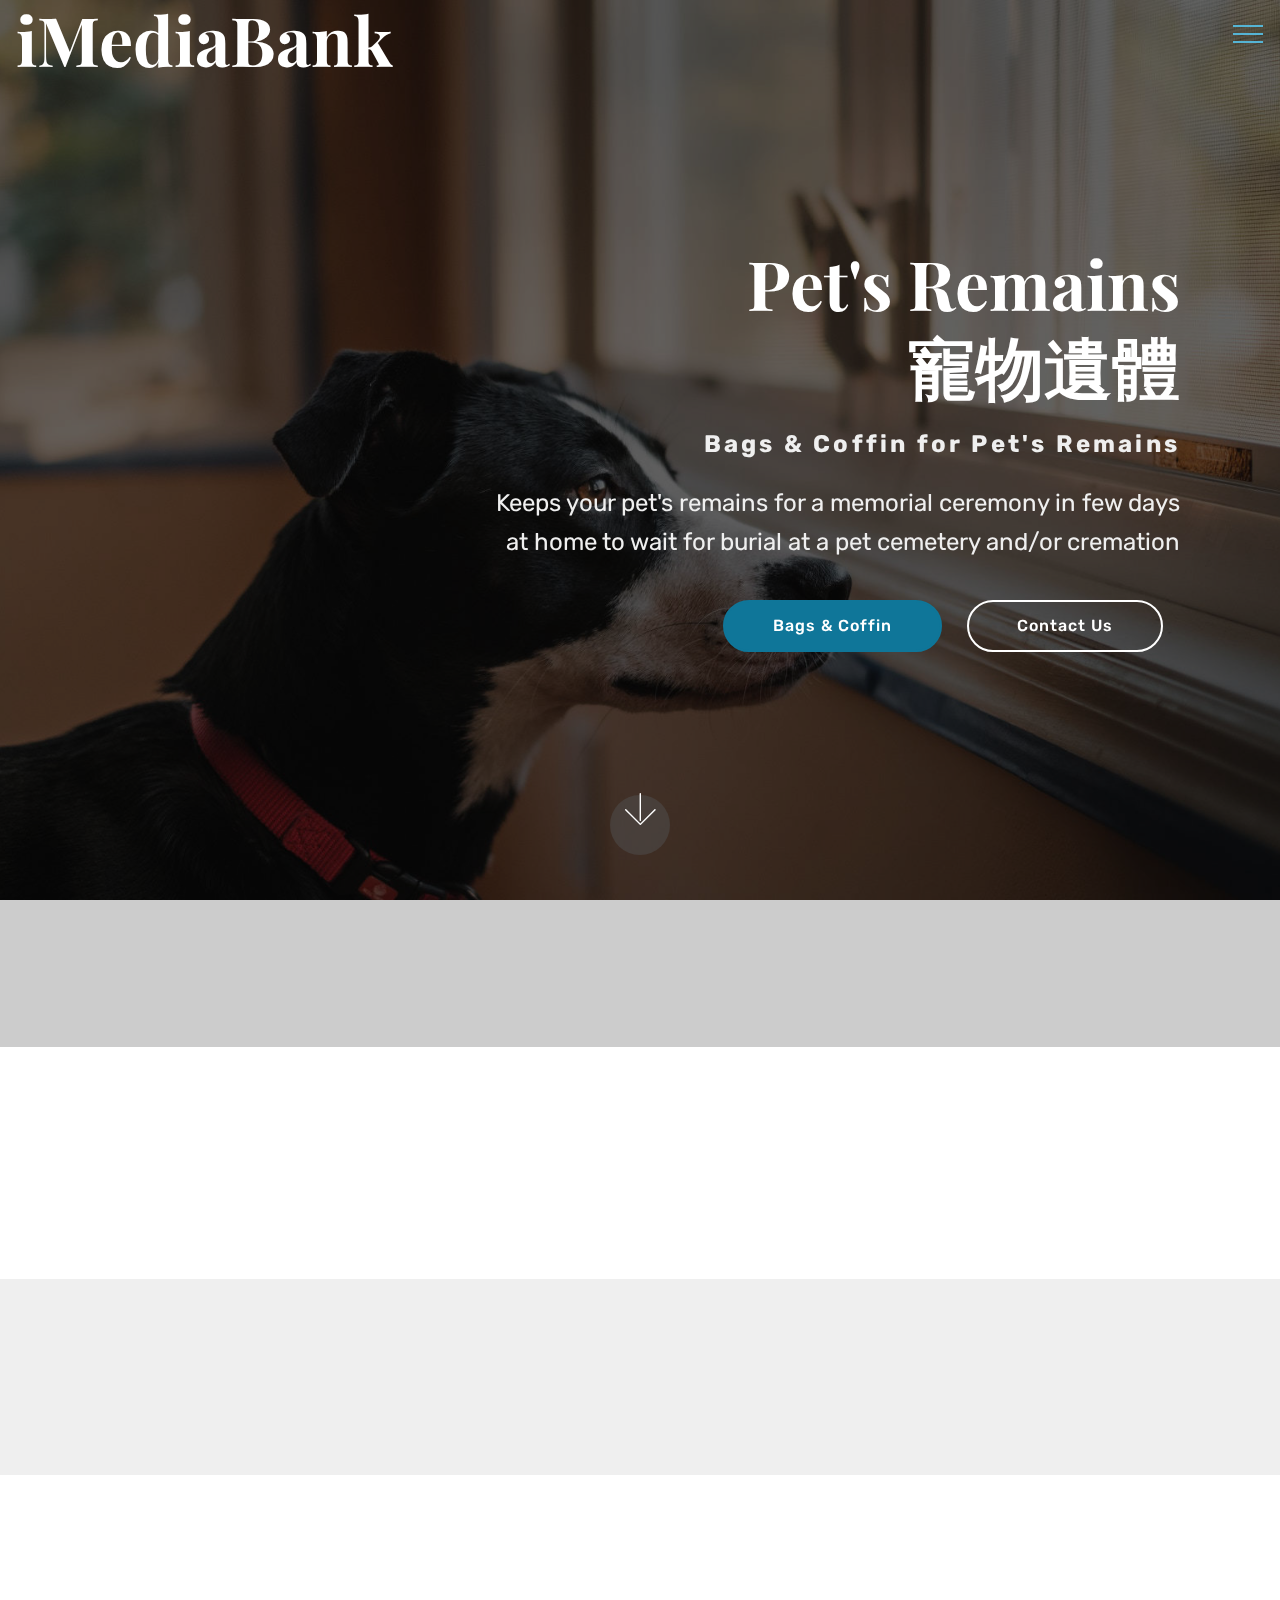
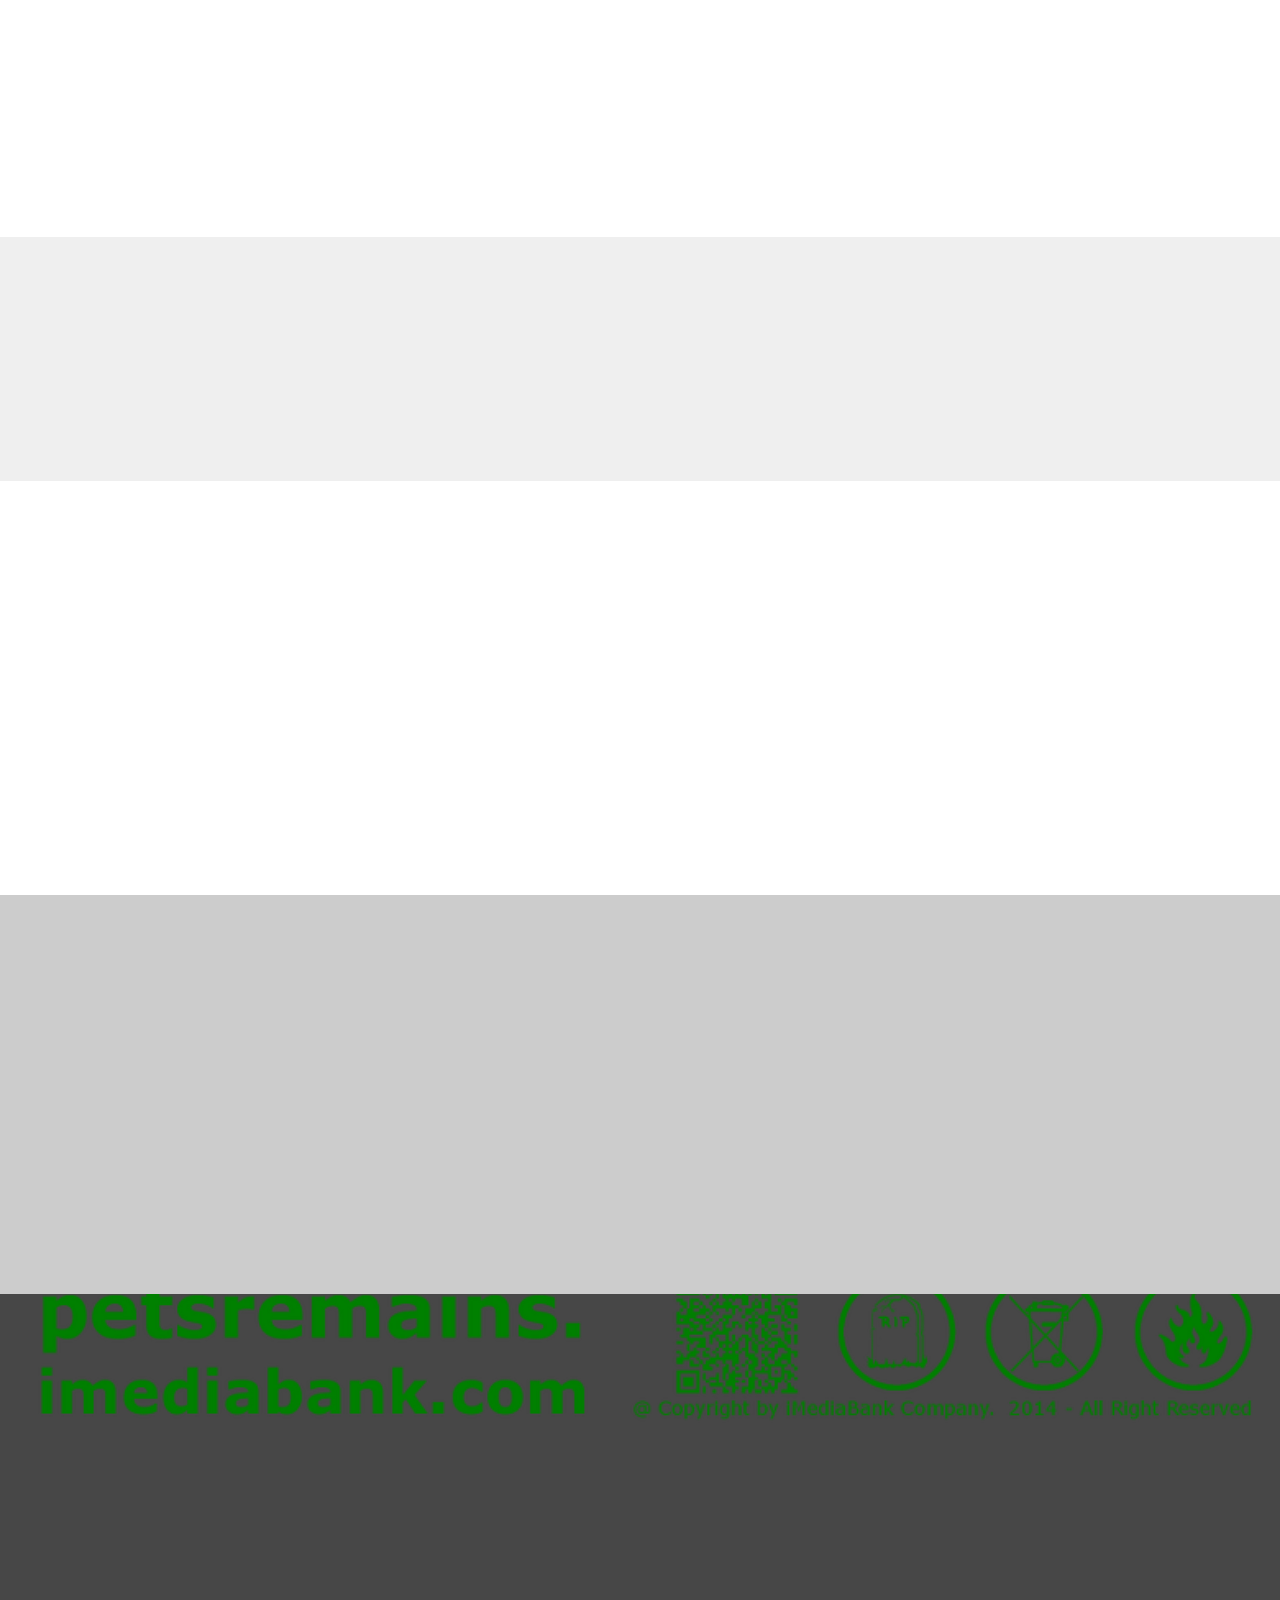
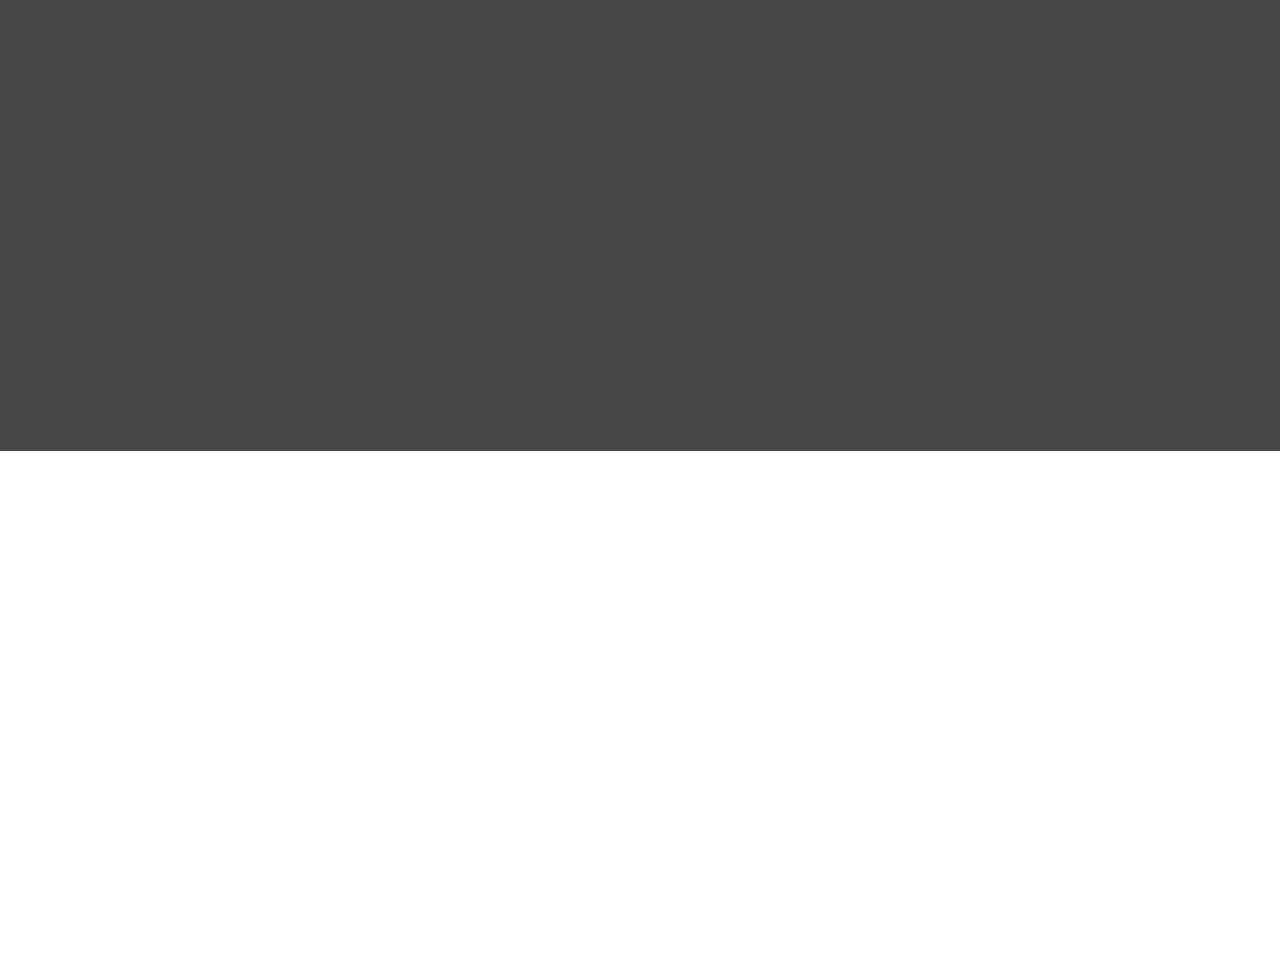
<file: PetsRemains.html>
<!DOCTYPE html>
<html  >
<head>
  <!-- Site made with Mobirise Website Builder v4.9.7, https://mobirise.com -->
  <meta charset="UTF-8">
  <meta http-equiv="X-UA-Compatible" content="IE=edge">
  <meta name="generator" content="Mobirise v4.9.7, mobirise.com">
  <meta name="viewport" content="width=device-width, initial-scale=1, minimum-scale=1">
  <link rel="shortcut icon" href="assets/images/poster-128x192-1.png" type="image/x-icon">
  <meta name="description" content="Pet's Remains
寵物遺體
Bags & Coffin for Pet's Remains
Keeps your pet's remains for a memorial ceremony in few days at home to wait for burial at a pet cemetery and/or cremation">
  
  <title>PetsRemains</title>
  <link rel="stylesheet" href="assets/web/assets/mobirise-icons-bold/mobirise-icons-bold.css">
  <link rel="stylesheet" href="assets/web/assets/mobirise-icons/mobirise-icons.css">
  <link rel="stylesheet" href="assets/tether/tether.min.css">
  <link rel="stylesheet" href="assets/bootstrap/css/bootstrap.min.css">
  <link rel="stylesheet" href="assets/bootstrap/css/bootstrap-grid.min.css">
  <link rel="stylesheet" href="assets/bootstrap/css/bootstrap-reboot.min.css">
  <link rel="stylesheet" href="assets/dropdown/css/style.css">
  <link rel="stylesheet" href="assets/animatecss/animate.min.css">
  <link rel="stylesheet" href="assets/socicon/css/styles.css">
  <link rel="stylesheet" href="assets/theme/css/style.css">
  <link rel="stylesheet" href="assets/mobirise/css/mbr-additional.css" type="text/css">
  
  
  
</head>
<body>
  <section class="menu cid-qQhRzzc5jt" once="menu" id="menu1-1j">

    

    <nav class="navbar navbar-expand beta-menu navbar-dropdown align-items-center navbar-fixed-top collapsed bg-color transparent">
        <button class="navbar-toggler navbar-toggler-right" type="button" data-toggle="collapse" data-target="#navbarSupportedContent" aria-controls="navbarSupportedContent" aria-expanded="false" aria-label="Toggle navigation">
            <div class="hamburger">
                <span></span>
                <span></span>
                <span></span>
                <span></span>
            </div>
        </button>
        <div class="menu-logo">
            <div class="navbar-brand">
                
                <span class="navbar-caption-wrap"><a class="navbar-caption text-white display-1" href="index.html#header6-1h">
                        iMediaBank</a></span>
            </div>
        </div>
        <div class="collapse navbar-collapse" id="navbarSupportedContent">
            <ul class="navbar-nav nav-dropdown nav-right" data-app-modern-menu="true"><li class="nav-item">
                    <a class="nav-link link text-white display-4" href="index.html#testimonials1-z"><span class="mbrib-rocket mbr-iconfont mbr-iconfont-btn"></span>
                        
                        New on 2020</a>
                </li><li class="nav-item"><a class="nav-link link text-white display-4" href="http://sankios.imediabank.com/microej" target="_blank"><span class="mbri-devices mbr-iconfont mbr-iconfont-btn"></span>IoT : MicroEJ / ESP32</a></li><li class="nav-item dropdown"><a class="nav-link link text-white dropdown-toggle display-4" href="index.html#header12-h" data-toggle="dropdown-submenu" aria-expanded="false"><span class="mbri-idea mbr-iconfont mbr-iconfont-btn"></span>
                        
                        IoT Solutions</a><div class="dropdown-menu"><a class="text-white dropdown-item display-4" href="index.html#header12-h" aria-expanded="false"><span class="mbrib-idea mbr-iconfont mbr-iconfont-btn"></span>IoT Solutions</a><a class="text-white dropdown-item display-4" href="index.html#header12-h" aria-expanded="false"></a><a class="text-white dropdown-item display-4" href="index.html#features17-o" aria-expanded="false"><span class="mbrib-setting3 mbr-iconfont mbr-iconfont-btn"></span>IoT Demo Solutions</a><a class="text-white dropdown-item display-4" href="index.html#header12-h"><span class="mbrib-features mbr-iconfont mbr-iconfont-btn"></span>IoT Sample and Resources</a><a class="text-white dropdown-item display-4" href="index.html#form1-l" aria-expanded="false"><span class="mbrib-edit mbr-iconfont mbr-iconfont-btn"></span>FREE Professional IoT Advice</a><a class="text-white dropdown-item display-4" href="http://sankios.imediabank.com/microej" aria-expanded="false" target="_blank"><span class="mbri-watch mbr-iconfont mbr-iconfont-btn"></span>MicroEJ / ESP32</a></div></li><li class="nav-item dropdown"><a class="nav-link link text-white dropdown-toggle display-4" href="index.html#form1-l" data-toggle="dropdown-submenu" aria-expanded="false"><span class="mbrib-website-theme mbr-iconfont mbr-iconfont-btn"></span>
                        
                        Contact Us</a><div class="dropdown-menu"><a class="text-white dropdown-item display-4" href="index.html#form1-l"><span class="mbrib-website-theme mbr-iconfont mbr-iconfont-btn"></span>Contact Us</a><a class="text-white dropdown-item display-4" href="index.html#social-buttons3-2c" aria-expanded="false"><span class="socicon socicon-sharethis mbr-iconfont mbr-iconfont-btn"></span>Share Us</a><a class="text-white dropdown-item display-4" href="20180514Policy.html#header11-2l" aria-expanded="false" target="_blank"><span class="mbrib-edit mbr-iconfont mbr-iconfont-btn"></span>Terms &amp; Policy</a><a class="text-white dropdown-item display-4" href="index.html#clients-2o" aria-expanded="false"><span class="mbri-users mbr-iconfont mbr-iconfont-btn"></span>Our Clients and Client's Client</a></div></li></ul>
            
        </div>
    </nav>
</section>

<section class="engine"><a href="https://mobirise.info">Mobirise</a></section><section class="header10 cid-qQRkEfLZyO mbr-fullscreen mbr-parallax-background" id="header10-1m">

    

    <div class="mbr-overlay" style="opacity: 0.6; background-color: rgb(0, 0, 0);">
    </div>

    <div class="container">
        <div class="media-container-column mbr-white col-lg-8 col-md-10 ml-auto">
            <h1 class="mbr-section-title align-right mbr-bold pb-3 mbr-fonts-style display-1">Pet's Remains<br>寵物遺體</h1>
            <h3 class="mbr-section-subtitle align-right mbr-light pb-3 mbr-fonts-style display-5"><strong>
                Bags &amp; Coffin for Pet's Remains</strong></h3>
            <p class="mbr-text align-right pb-3 mbr-fonts-style display-5">
               Keeps your pet's remains for a memorial ceremony in few days at home to wait for burial at a pet cemetery and/or cremation
            </p>
            <div class="mbr-section-btn align-right"><a class="btn btn-md btn-primary display-4" href="PetsRemains.html#content4-1q">Bags &amp; Coffin</a>
                <a class="btn btn-md btn-white-outline display-4" href="mailto:petsremains@imediabank.com">Contact Us</a></div>
        </div>
    </div>

    <div class="mbr-arrow hidden-sm-down" aria-hidden="true">
        <a href="#next">
            <i class="mbri-down mbr-iconfont"></i>
        </a>
    </div>
</section>

<section class="mbr-section content4 cid-qQRnOdD7cD" id="content4-1q">

    

    <div class="container">
        <div class="media-container-row">
            <div class="title col-12 col-md-8">
                <h2 class="align-center pb-3 mbr-fonts-style display-2">
                    About Bags</h2>
                
                
            </div>
        </div>
    </div>
</section>

<section class="mbr-section content6 cid-qQRm8ZcseG" id="content6-1n">
    
     
    
    <div class="container">
        <div class="media-container-row">
            <div class="col-12 col-md-8">
                <div class="media-container-row">
                    <div class="mbr-figure" style="width: 60%;">
                      <img src="assets/images/3bagss-399x315.png" alt="Mobirise" title="">  
                    </div>
                    <div class="media-content">
                        <div class="mbr-section-text">
                            <p class="mbr-text mb-0 mbr-fonts-style display-7">
                               <strong>Bags Type</strong>&nbsp;<br><br>We offer 3 different size in 2 kinds of material bags, sealing with zip, stand up, water proof, Eco-friendly. It can keep your pet's remains for a few days at home to wait for burial at a pet cemetery and/or cremation.</p>
                        </div>
                    </div>
                </div>
            </div>
        </div>
    </div>
</section>

<section class="mbr-section content7 cid-qQRm9S29lC" id="content7-1o">
          
    

    <div class="container">
        <div class="media-container-row">
            <div class="col-12 col-md-8">
                <div class="media-container-row">
                    <div class="media-content">
                        <div class="mbr-section-text">
                            <p class="mbr-text align-right mb-0 mbr-fonts-style display-5">
                               <strong>Size : 20cm, 26cm and 30cm</strong>&nbsp;</p>
                        </div>
                    </div>
                    <div class="mbr-figure" style="width: 200%;">
                     <img src="assets/images/sizepic-436x140.png" alt="Mobirise" title="">  
                    </div>
                </div>
            </div>
        </div>
    </div>
</section>

<section class="features2 cid-qQRrcgRNHv" id="features2-1x">

    

    
    
    <div class="container">
        <div class="media-container-row">
            <div class="card p-3 col-12 col-md-6 col-lg-4">
                <div class="card-wrapper">
                    <div class="card-img">
                        <img src="assets/images/-2018-05-02-12.13.56-404x282.png" alt="Mobirise" title="">
                    </div>
                    <div class="card-box">
                        <h4 class="card-title pb-3 mbr-fonts-style display-7"></h4>
                        <p class="mbr-text mbr-fonts-style display-7"></p>
                    </div>
                </div>
            </div>

            <div class="card p-3 col-12 col-md-6 col-lg-4">
                <div class="card-wrapper">
                    <div class="card-img">
                        <img src="assets/images/-2018-05-02-12.14.06-409x250.png" alt="Mobirise" title="">
                    </div>
                    <div class="card-box ">
                        <h4 class="card-title pb-3 mbr-fonts-style display-7"></h4>
                        <p class="mbr-text mbr-fonts-style display-7"></p>
                    </div>
                </div>
            </div>

            <div class="card p-3 col-12 col-md-6 col-lg-4">
                <div class="card-wrapper">
                    <div class="card-img">
                        <img src="assets/images/-2018-05-02-12.14.13-397x242.png" alt="Mobirise" title="">
                    </div>
                    <div class="card-box">
                        <h4 class="card-title pb-3 mbr-fonts-style display-7"></h4>
                        <p class="mbr-text mbr-fonts-style display-7"></p>
                    </div>
                </div>
            </div>

            
        </div>
    </div>
</section>

<section class="mbr-section content7 cid-qQRqwQXBYQ" id="content7-1u">
          
    

    <div class="container">
        <div class="media-container-row">
            <div class="col-12 col-md-8">
                <div class="media-container-row">
                    <div class="media-content">
                        <div class="mbr-section-text">
                            <p class="mbr-text align-right mb-0 mbr-fonts-style display-2">Package Include<br></p>
                        </div>
                    </div>
                    <div class="mbr-figure" style="width: 200%;">
                     <img src="assets/images/-2018-05-02-12.14.28-436x129.png" alt="Mobirise" title="">  
                    </div>
                </div>
            </div>
        </div>
    </div>
</section>

<section class="mbr-section content6 cid-qQRt18ndr3" id="content6-1z">
    
     
    
    <div class="container">
        <div class="media-container-row">
            <div class="col-12 col-md-8">
                <div class="media-container-row">
                    <div class="mbr-figure" style="width: 200%;">
                      <img src="assets/images/3bagspp-436x302.png" alt="Mobirise" title="">  
                    </div>
                    <div class="media-content">
                        <div class="mbr-section-text">
                            <p class="mbr-text mb-0 mbr-fonts-style display-5"><strong>Suggested Retail Price : US $3, $4, $5!</strong> <br><br>Ask your favor or nearby pet shops retailer<br></p>
                        </div>
                    </div>
                </div>
            </div>
        </div>
    </div>
</section>

<section class="mbr-section content7 cid-qQSrFf1bGS" id="content7-20">
          
    

    <div class="container">
        <div class="media-container-row">
            <div class="col-12 col-md-8">
                <div class="media-container-row">
                    <div class="media-content">
                        <div class="mbr-section-text">
                            <p class="mbr-text align-right mb-0 mbr-fonts-style display-2">
                               <strong>Coffin</strong>&nbsp;<br>Coming Soon</p>
                        </div>
                    </div>
                    <div class="mbr-figure" style="width: 130%;">
                     <img src="assets/images/coffinbs-400x316.png" alt="Mobirise" title="">  
                    </div>
                </div>
            </div>
        </div>
    </div>
</section>

<section class="mbr-section form1 cid-qQRokmpe6G mbr-parallax-background" id="form1-1r">

    

    <div class="mbr-overlay" style="opacity: 0.7; background-color: rgb(0, 0, 0);">
    </div>
    <div class="container">
        <div class="row justify-content-center">
            <div class="title col-12 col-lg-8">
                <h2 class="mbr-section-title align-center pb-3 mbr-fonts-style display-2">
                    CONTACT FORM
                </h2>
                <h3 class="mbr-section-subtitle align-center mbr-light pb-3 mbr-fonts-style display-5">Order or inquiry, Please Contact Us</h3>
            </div>
        </div>
    </div>
    <div class="container">
        <div class="row justify-content-center">
            <div class="media-container-column col-lg-8" data-form-type="formoid">
                    <div data-form-alert="" hidden="">
                        Thanks for filling out the form!
                    </div>
            
                    <form class="mbr-form" action="https://mobirise.com/" method="post" data-form-title="Mobirise Form"><input type="hidden" name="email" data-form-email="true" value="fFfrTg2eyBAgLtrzVvz0UX7TEXV5HCDVP8CrRzh7u/3bl4KZiY2xQ5INGm8Q/beiYXBOouhrlWlTALNpoKaqvHt8z7PAoiyVeg6g9DkLN2aRCNN1wtAMOaXKcsJSt40h">
                        <div class="row row-sm-offset">
                            <div class="col-md-4 multi-horizontal" data-for="name">
                                <div class="form-group">
                                    <label class="form-control-label mbr-fonts-style display-7" for="name-form1-1r">Name</label>
                                    <input type="text" class="form-control" name="name" data-form-field="Name" required="" id="name-form1-1r">
                                </div>
                            </div>
                            <div class="col-md-4 multi-horizontal" data-for="email">
                                <div class="form-group">
                                    <label class="form-control-label mbr-fonts-style display-7" for="email-form1-1r">Email</label>
                                    <input type="email" class="form-control" name="email" data-form-field="Email" required="" id="email-form1-1r">
                                </div>
                            </div>
                            <div class="col-md-4 multi-horizontal" data-for="phone">
                                <div class="form-group">
                                    <label class="form-control-label mbr-fonts-style display-7" for="phone-form1-1r">Phone</label>
                                    <input type="tel" class="form-control" name="phone" data-form-field="Phone" id="phone-form1-1r">
                                </div>
                            </div>
                        </div>
                        <div class="form-group" data-for="message">
                            <label class="form-control-label mbr-fonts-style display-7" for="message-form1-1r">Message</label>
                            <textarea type="text" class="form-control" name="message" rows="7" data-form-field="Message" id="message-form1-1r"></textarea>
                        </div>
            
                        <span class="input-group-btn"><button href="" type="submit" class="btn btn-primary btn-form display-4">SEND FORM</button></span>
                    </form>
            </div>
        </div>
    </div>
</section>

<section class="cid-qQWNpKlvef" id="social-buttons3-26">
    
    

    

    <div class="container">
        <div class="media-container-row">
            <div class="col-md-8 align-center">
                <h2 class="pb-3 mbr-section-title mbr-fonts-style display-2">
                    Share Pet's Remains Bags<br>to your friends</h2>
                <div>
                    <div class="mbr-social-likes">
                        <span class="btn btn-social socicon-bg-facebook facebook mx-2" title="Share link on Facebook">
                            <i class="socicon socicon-facebook"></i>
                        </span>
                        <span class="btn btn-social twitter socicon-bg-twitter mx-2" title="Share link on Twitter">
                            <i class="socicon socicon-twitter"></i>
                        </span>
                        <span class="btn btn-social plusone socicon-bg-googleplus mx-2" title="Share link on Google+">
                            <i class="socicon socicon-googleplus"></i>
                        </span>
                        <span class="btn btn-social vkontakte socicon-bg-vkontakte mx-2" title="Share link on VKontakte">
                            <i class="socicon socicon-vkontakte"></i>
                        </span>
                        <span class="btn btn-social odnoklassniki socicon-bg-odnoklassniki mx-2" title="Share link on Odnoklassniki">
                            <i class="socicon socicon-odnoklassniki"></i>
                        </span>
                        <span class="btn btn-social pinterest socicon-bg-pinterest mx-2" title="Share link on Pinterest">
                            <i class="socicon socicon-pinterest"></i>
                        </span>
                        <span class="btn btn-social mailru socicon-bg-mail mx-2" title="Share link on Mailru">
                            <i class="socicon socicon-mail"></i>
                        </span>
                    </div>
                </div>
            </div>
        </div>
    </div>
</section>

<section once="" class="cid-qQYd0w1FjK mbr-reveal" id="footer7-2i">

    

    

    <div class="container">
        <div class="media-container-row align-center mbr-white">
            <div class="row row-links">
                <ul class="foot-menu">
                    
                    
                    
                    
                    
                <li class="foot-menu-item mbr-fonts-style display-7"><a class="text-white mbr-bold" href="#top">Home</a></li><li class="foot-menu-item mbr-fonts-style display-7"><a href="20180514Policy.html#header11-2l" target="_blank" class="text-white">Terms of Services and&nbsp;GDPR Privacy Policy</a></li><li class="foot-menu-item mbr-fonts-style display-7"><a href="mailto:info@imediabank.com" class="text-white">Inquire Email : info@imediabank.com</a></li><li class="foot-menu-item mbr-fonts-style display-7"></li></ul>
            </div>
            
            <div class="row row-copirayt">
                <p class="mbr-text mb-0 mbr-fonts-style mbr-white align-center display-7">
                    © Copyright 2019 iMediaBank - All Rights Reserved
                </p>
            </div>
        </div>
    </div>
</section>


  <script src="assets/web/assets/jquery/jquery.min.js"></script>
  <script src="assets/popper/popper.min.js"></script>
  <script src="assets/tether/tether.min.js"></script>
  <script src="assets/bootstrap/js/bootstrap.min.js"></script>
  <script src="assets/dropdown/js/script.min.js"></script>
  <script src="assets/touchswipe/jquery.touch-swipe.min.js"></script>
  <script src="assets/viewportchecker/jquery.viewportchecker.js"></script>
  <script src="assets/parallax/jarallax.min.js"></script>
  <script src="assets/sociallikes/social-likes.js"></script>
  <script src="assets/smoothscroll/smooth-scroll.js"></script>
  <script src="assets/theme/js/script.js"></script>
  <script src="assets/formoid/formoid.min.js"></script>
  
  
 <div id="scrollToTop" class="scrollToTop mbr-arrow-up"><a style="text-align: center;"><i class="mbr-arrow-up-icon mbr-arrow-up-icon-cm cm-icon cm-icon-smallarrow-up"></i></a></div>
    <input name="animation" type="hidden">
  </body>
</html>
</file>
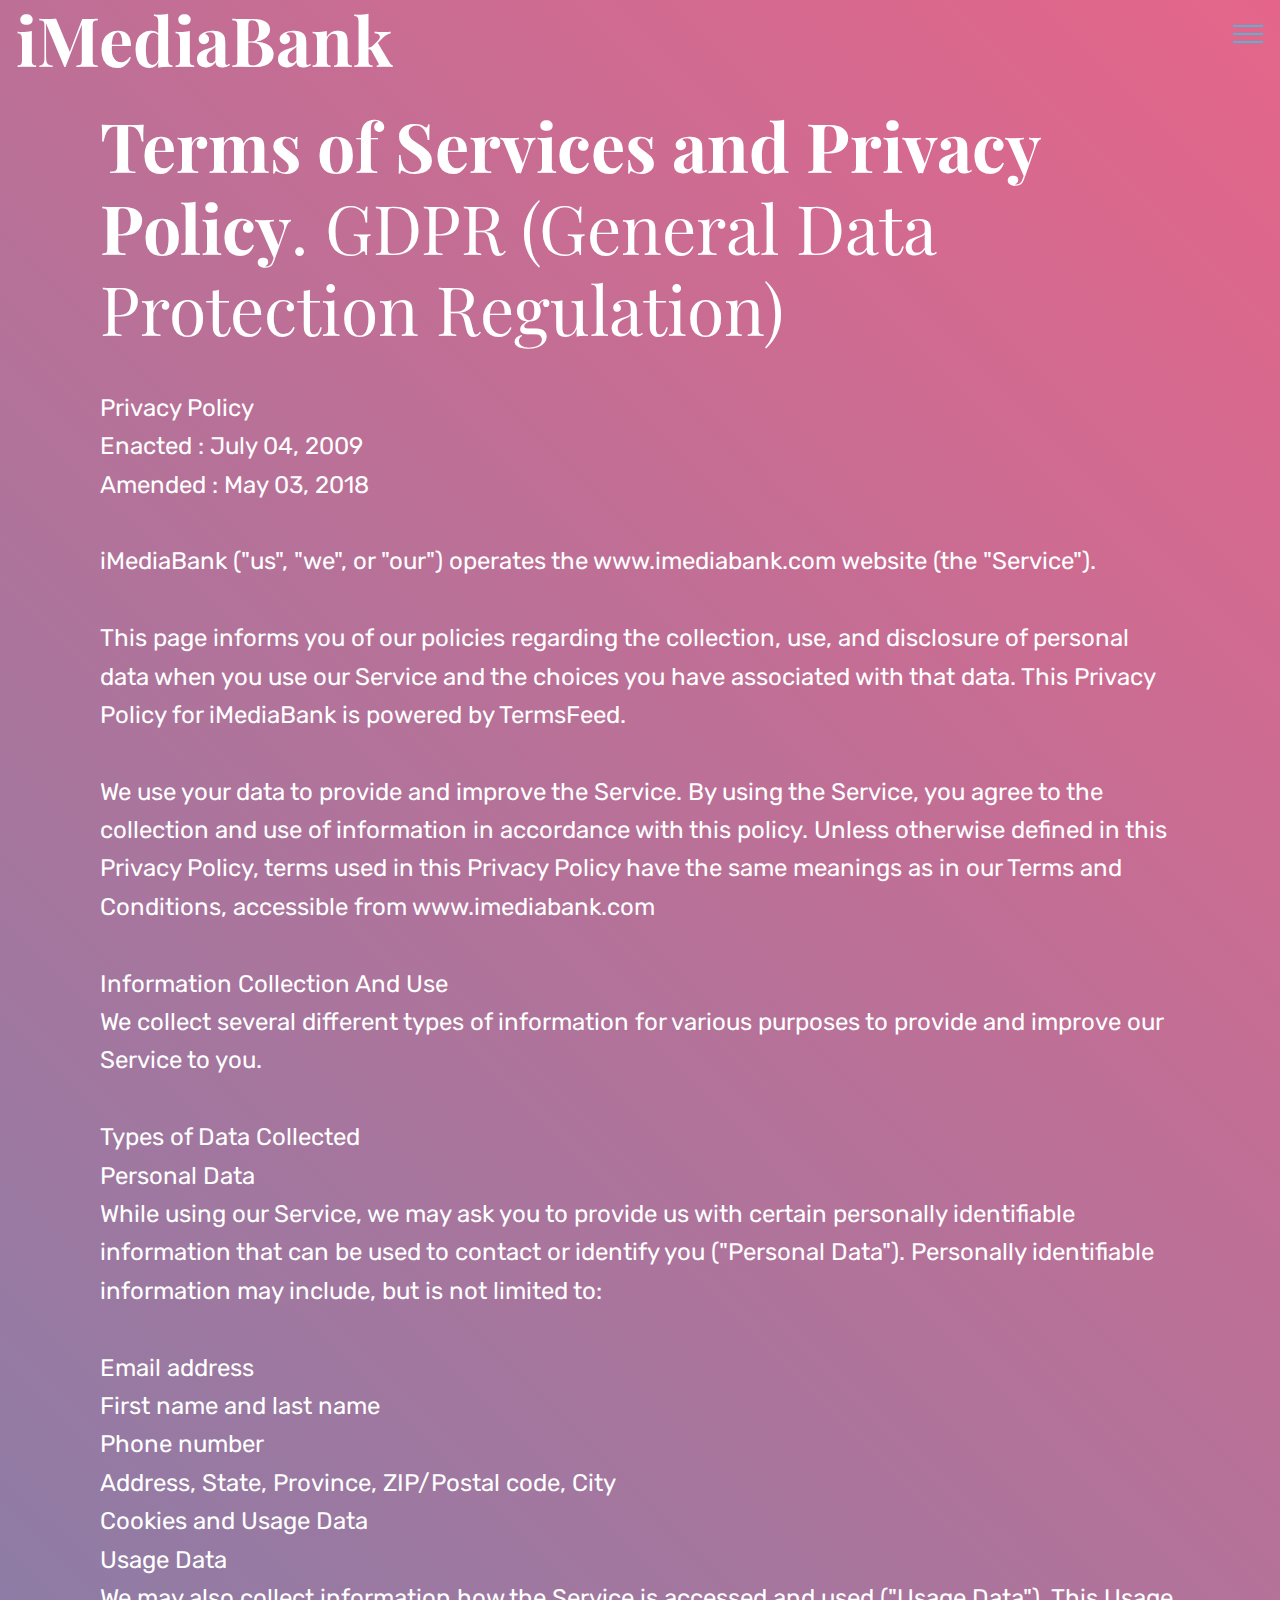
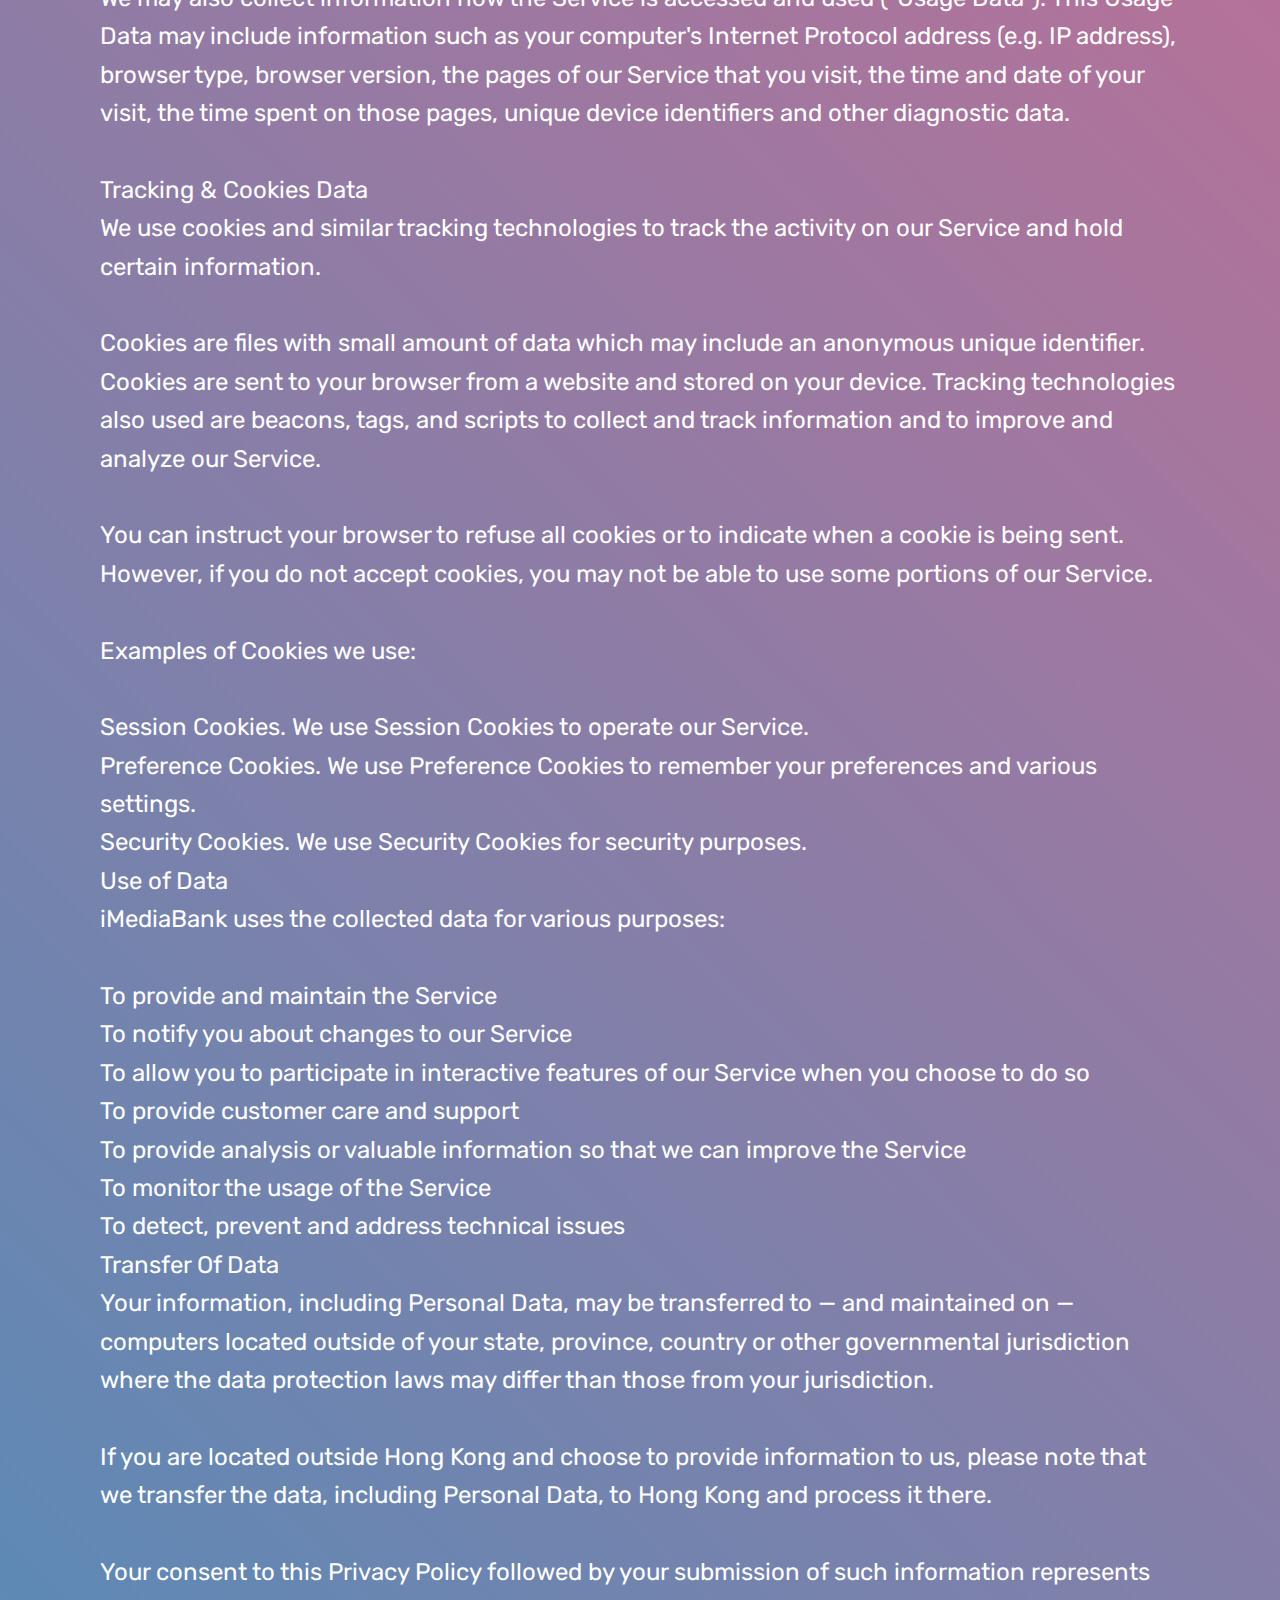
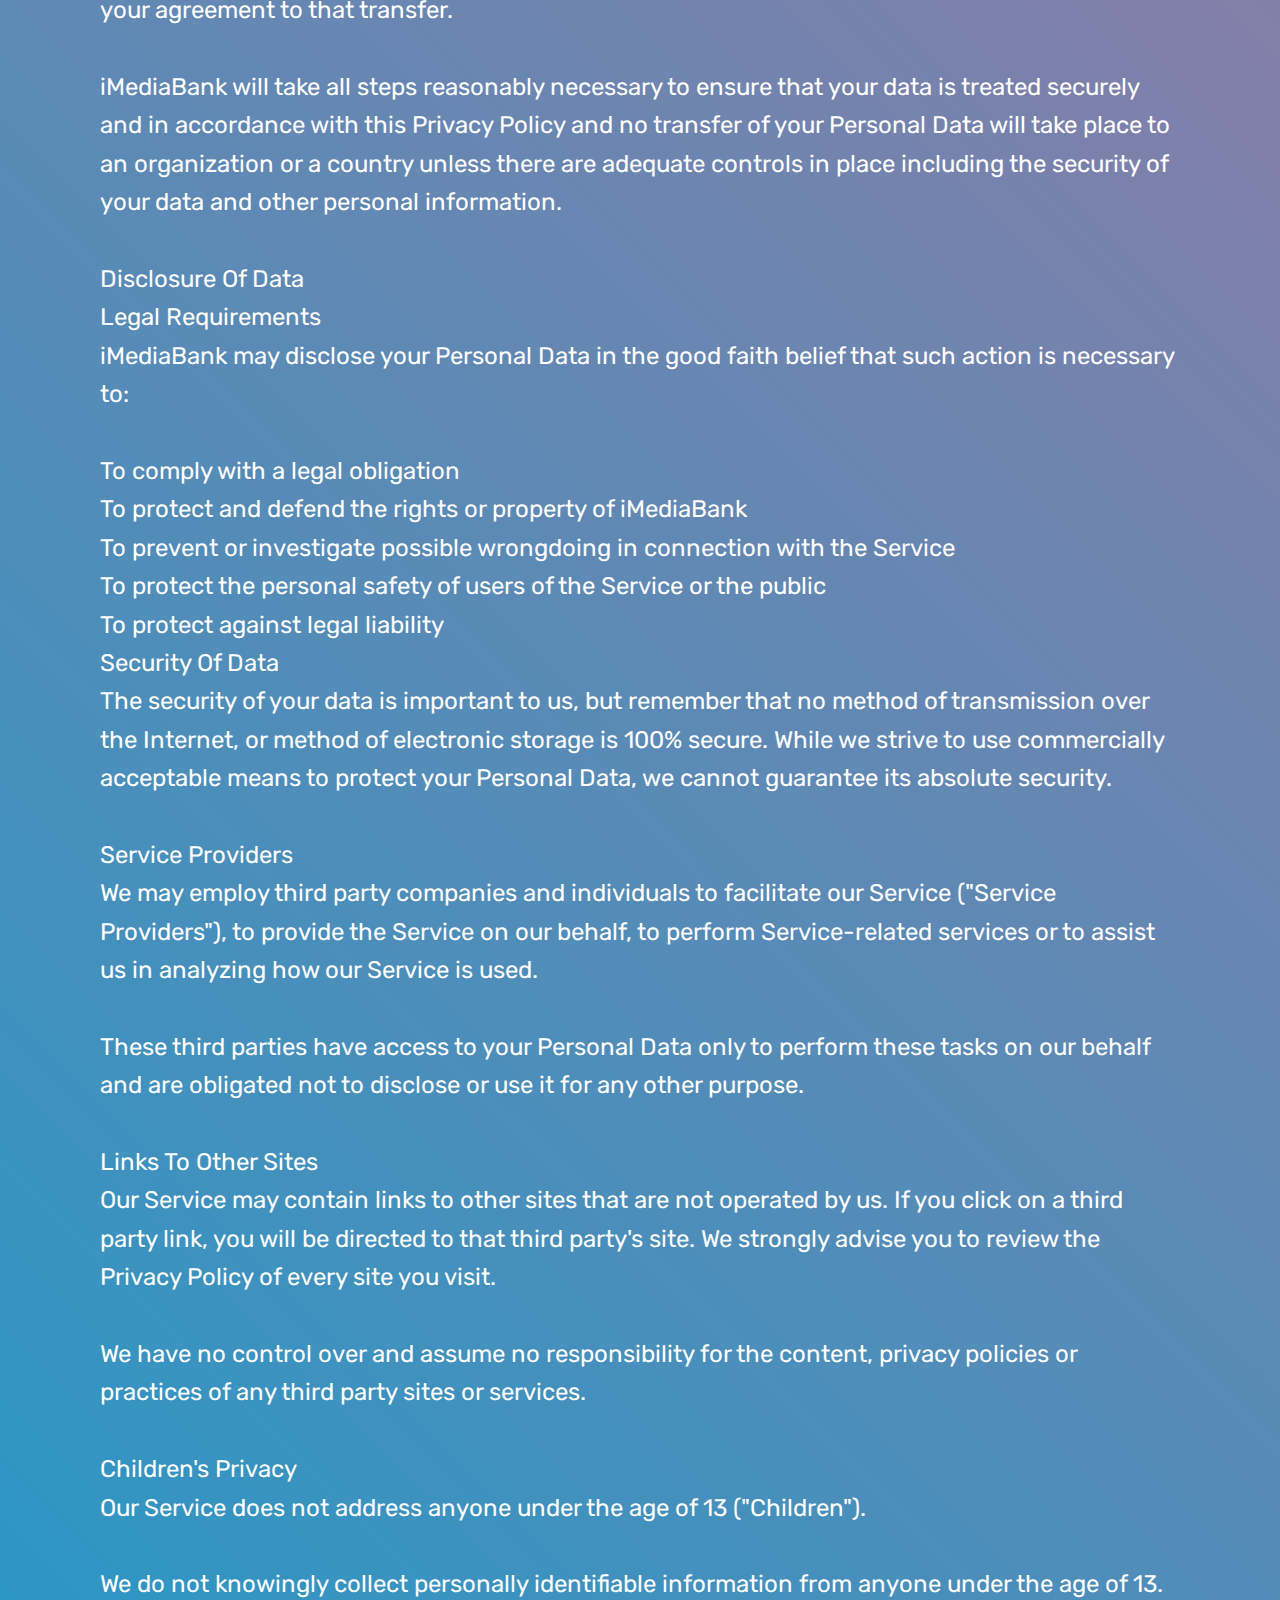
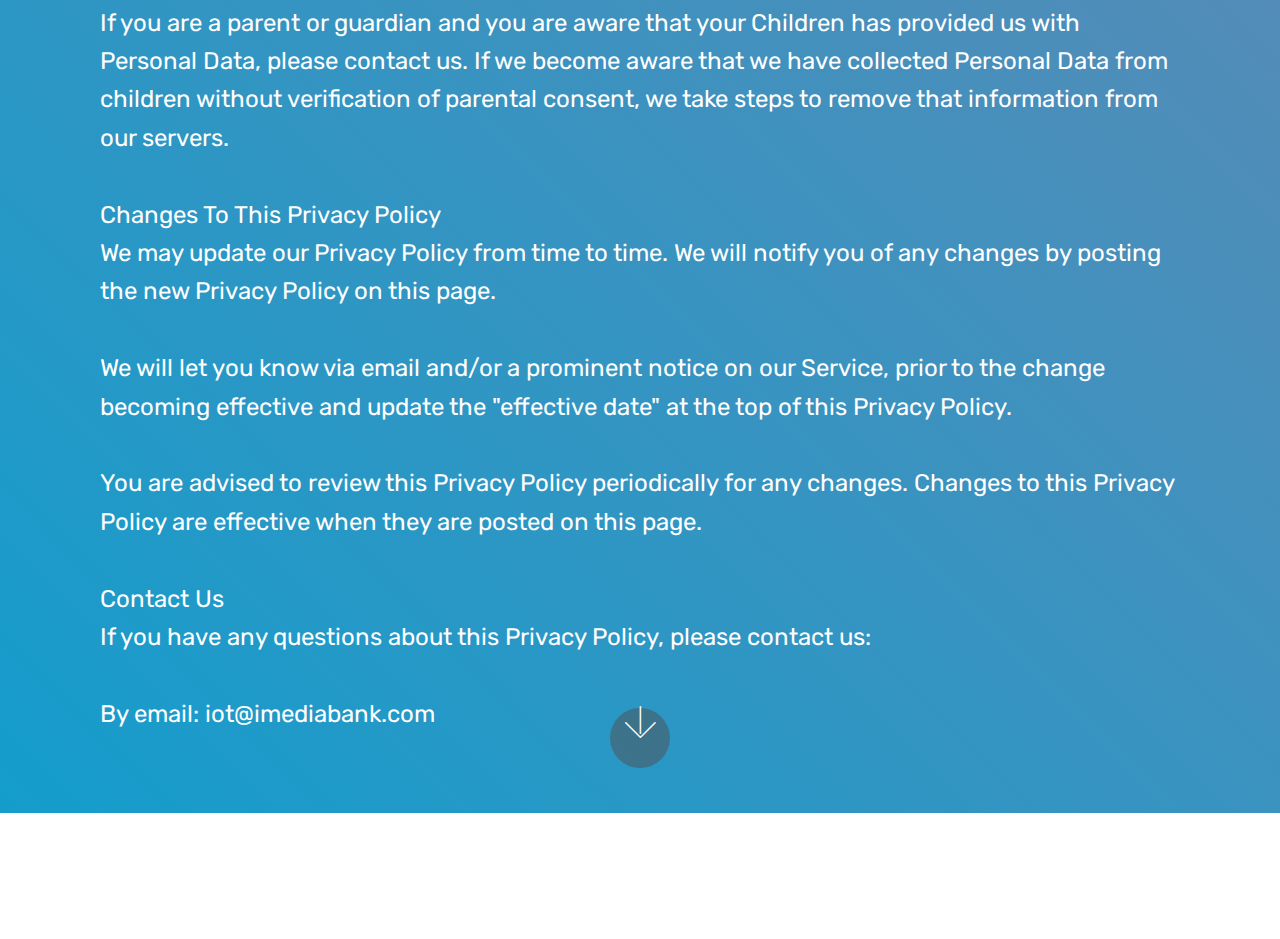
<file: Policy.html>
<!DOCTYPE html>
<html  >
<head>
  <!-- Site made with Mobirise Website Builder v4.9.7, https://mobirise.com -->
  <meta charset="UTF-8">
  <meta http-equiv="X-UA-Compatible" content="IE=edge">
  <meta name="generator" content="Mobirise v4.9.7, mobirise.com">
  <meta name="viewport" content="width=device-width, initial-scale=1, minimum-scale=1">
  <link rel="shortcut icon" href="assets/images/poster-128x192-1.png" type="image/x-icon">
  <meta name="description" content="Terms of Services and Privacy Policy.">
  
  <title>Policy</title>
  <link rel="stylesheet" href="assets/web/assets/mobirise-icons-bold/mobirise-icons-bold.css">
  <link rel="stylesheet" href="assets/web/assets/mobirise-icons/mobirise-icons.css">
  <link rel="stylesheet" href="assets/tether/tether.min.css">
  <link rel="stylesheet" href="assets/bootstrap/css/bootstrap.min.css">
  <link rel="stylesheet" href="assets/bootstrap/css/bootstrap-grid.min.css">
  <link rel="stylesheet" href="assets/bootstrap/css/bootstrap-reboot.min.css">
  <link rel="stylesheet" href="assets/socicon/css/styles.css">
  <link rel="stylesheet" href="assets/dropdown/css/style.css">
  <link rel="stylesheet" href="assets/animatecss/animate.min.css">
  <link rel="stylesheet" href="assets/theme/css/style.css">
  <link rel="stylesheet" href="assets/mobirise/css/mbr-additional.css" type="text/css">
  
  
  
</head>
<body>
  <section class="menu cid-qQhRzzc5jt" once="menu" id="menu1-2f">

    

    <nav class="navbar navbar-expand beta-menu navbar-dropdown align-items-center navbar-fixed-top collapsed bg-color transparent">
        <button class="navbar-toggler navbar-toggler-right" type="button" data-toggle="collapse" data-target="#navbarSupportedContent" aria-controls="navbarSupportedContent" aria-expanded="false" aria-label="Toggle navigation">
            <div class="hamburger">
                <span></span>
                <span></span>
                <span></span>
                <span></span>
            </div>
        </button>
        <div class="menu-logo">
            <div class="navbar-brand">
                
                <span class="navbar-caption-wrap"><a class="navbar-caption text-white display-1" href="index.html#header6-1h">
                        iMediaBank</a></span>
            </div>
        </div>
        <div class="collapse navbar-collapse" id="navbarSupportedContent">
            <ul class="navbar-nav nav-dropdown nav-right" data-app-modern-menu="true"><li class="nav-item">
                    <a class="nav-link link text-white display-4" href="index.html#testimonials1-z"><span class="mbrib-rocket mbr-iconfont mbr-iconfont-btn"></span>
                        
                        New on 2020</a>
                </li><li class="nav-item"><a class="nav-link link text-white display-4" href="http://sankios.imediabank.com/microej" target="_blank"><span class="mbri-devices mbr-iconfont mbr-iconfont-btn"></span>IoT : MicroEJ / ESP32</a></li><li class="nav-item dropdown"><a class="nav-link link text-white dropdown-toggle display-4" href="index.html#header12-h" data-toggle="dropdown-submenu" aria-expanded="false"><span class="mbri-idea mbr-iconfont mbr-iconfont-btn"></span>
                        
                        IoT Solutions</a><div class="dropdown-menu"><a class="text-white dropdown-item display-4" href="index.html#header12-h" aria-expanded="false"><span class="mbrib-idea mbr-iconfont mbr-iconfont-btn"></span>IoT Solutions</a><a class="text-white dropdown-item display-4" href="index.html#header12-h" aria-expanded="false"></a><a class="text-white dropdown-item display-4" href="index.html#features17-o" aria-expanded="false"><span class="mbrib-setting3 mbr-iconfont mbr-iconfont-btn"></span>IoT Demo Solutions</a><a class="text-white dropdown-item display-4" href="index.html#header12-h"><span class="mbrib-features mbr-iconfont mbr-iconfont-btn"></span>IoT Sample and Resources</a><a class="text-white dropdown-item display-4" href="index.html#form1-l" aria-expanded="false"><span class="mbrib-edit mbr-iconfont mbr-iconfont-btn"></span>FREE Professional IoT Advice</a><a class="text-white dropdown-item display-4" href="http://sankios.imediabank.com/microej" aria-expanded="false" target="_blank"><span class="mbri-watch mbr-iconfont mbr-iconfont-btn"></span>MicroEJ / ESP32</a></div></li><li class="nav-item dropdown"><a class="nav-link link text-white dropdown-toggle display-4" href="index.html#form1-l" data-toggle="dropdown-submenu" aria-expanded="false"><span class="mbrib-website-theme mbr-iconfont mbr-iconfont-btn"></span>
                        
                        Contact Us</a><div class="dropdown-menu"><a class="text-white dropdown-item display-4" href="index.html#form1-l"><span class="mbrib-website-theme mbr-iconfont mbr-iconfont-btn"></span>Contact Us</a><a class="text-white dropdown-item display-4" href="index.html#social-buttons3-2c" aria-expanded="false"><span class="socicon socicon-sharethis mbr-iconfont mbr-iconfont-btn"></span>Share Us</a><a class="text-white dropdown-item display-4" href="20180514Policy.html#header11-2l" aria-expanded="false" target="_blank"><span class="mbrib-edit mbr-iconfont mbr-iconfont-btn"></span>Terms &amp; Policy</a><a class="text-white dropdown-item display-4" href="index.html#clients-2o" aria-expanded="false"><span class="mbri-users mbr-iconfont mbr-iconfont-btn"></span>Our Clients and Client's Client</a></div></li></ul>
            
        </div>
    </nav>
</section>

<section class="engine"><a href="https://mobirise.info/l">free web templates</a></section><section class="header11 cid-qQY6pLL3yv mbr-fullscreen" id="header11-2h">

    <!-- Block parameters controls (Blue "Gear" panel) -->
    
    <!-- End block parameters -->

    
    <div class="container align-left">
        <div class="media-container-column mbr-white col-md-12">
            <h3 class="mbr-section-subtitle py-3 mbr-fonts-style display-5"></h3>
            <h1 class="mbr-section-title py-3 mbr-fonts-style display-1"><strong>Terms of Services and Privacy Policy</strong>. GDPR (General Data Protection Regulation)</h1>
            <p class="mbr-text py-3 mbr-fonts-style display-5">Privacy Policy<br>Enacted : July 04, 2009<br>Amended : May 03, 2018<br><br>iMediaBank ("us", "we", or "our") operates the www.imediabank.com website (the "Service").<br><br>This page informs you of our policies regarding the collection, use, and disclosure of personal data when you use our Service and the choices you have associated with that data. This Privacy Policy for iMediaBank is powered by TermsFeed.<br><br>We use your data to provide and improve the Service. By using the Service, you agree to the collection and use of information in accordance with this policy. Unless otherwise defined in this Privacy Policy, terms used in this Privacy Policy have the same meanings as in our Terms and Conditions, accessible from www.imediabank.com<br><br>Information Collection And Use<br>We collect several different types of information for various purposes to provide and improve our Service to you.<br><br>Types of Data Collected<br>Personal Data<br>While using our Service, we may ask you to provide us with certain personally identifiable information that can be used to contact or identify you ("Personal Data"). Personally identifiable information may include, but is not limited to:<br><br>Email address<br>First name and last name<br>Phone number<br>Address, State, Province, ZIP/Postal code, City<br>Cookies and Usage Data<br>Usage Data<br>We may also collect information how the Service is accessed and used ("Usage Data"). This Usage Data may include information such as your computer's Internet Protocol address (e.g. IP address), browser type, browser version, the pages of our Service that you visit, the time and date of your visit, the time spent on those pages, unique device identifiers and other diagnostic data.<br><br>Tracking &amp; Cookies Data<br>We use cookies and similar tracking technologies to track the activity on our Service and hold certain information.<br><br>Cookies are files with small amount of data which may include an anonymous unique identifier. Cookies are sent to your browser from a website and stored on your device. Tracking technologies also used are beacons, tags, and scripts to collect and track information and to improve and analyze our Service.<br><br>You can instruct your browser to refuse all cookies or to indicate when a cookie is being sent. However, if you do not accept cookies, you may not be able to use some portions of our Service.<br><br>Examples of Cookies we use:<br><br>Session Cookies. We use Session Cookies to operate our Service.<br>Preference Cookies. We use Preference Cookies to remember your preferences and various settings.<br>Security Cookies. We use Security Cookies for security purposes.<br>Use of Data<br>iMediaBank uses the collected data for various purposes:<br><br>To provide and maintain the Service<br>To notify you about changes to our Service<br>To allow you to participate in interactive features of our Service when you choose to do so<br>To provide customer care and support<br>To provide analysis or valuable information so that we can improve the Service<br>To monitor the usage of the Service<br>To detect, prevent and address technical issues<br>Transfer Of Data<br>Your information, including Personal Data, may be transferred to — and maintained on — computers located outside of your state, province, country or other governmental jurisdiction where the data protection laws may differ than those from your jurisdiction.<br><br>If you are located outside Hong Kong and choose to provide information to us, please note that we transfer the data, including Personal Data, to Hong Kong and process it there.<br><br>Your consent to this Privacy Policy followed by your submission of such information represents your agreement to that transfer.<br><br>iMediaBank will take all steps reasonably necessary to ensure that your data is treated securely and in accordance with this Privacy Policy and no transfer of your Personal Data will take place to an organization or a country unless there are adequate controls in place including the security of your data and other personal information.<br><br>Disclosure Of Data<br>Legal Requirements<br>iMediaBank may disclose your Personal Data in the good faith belief that such action is necessary to:<br><br>To comply with a legal obligation<br>To protect and defend the rights or property of iMediaBank<br>To prevent or investigate possible wrongdoing in connection with the Service<br>To protect the personal safety of users of the Service or the public<br>To protect against legal liability<br>Security Of Data<br>The security of your data is important to us, but remember that no method of transmission over the Internet, or method of electronic storage is 100% secure. While we strive to use commercially acceptable means to protect your Personal Data, we cannot guarantee its absolute security.<br><br>Service Providers<br>We may employ third party companies and individuals to facilitate our Service ("Service Providers"), to provide the Service on our behalf, to perform Service-related services or to assist us in analyzing how our Service is used.<br><br>These third parties have access to your Personal Data only to perform these tasks on our behalf and are obligated not to disclose or use it for any other purpose.<br><br>Links To Other Sites<br>Our Service may contain links to other sites that are not operated by us. If you click on a third party link, you will be directed to that third party's site. We strongly advise you to review the Privacy Policy of every site you visit.<br><br>We have no control over and assume no responsibility for the content, privacy policies or practices of any third party sites or services.<br><br>Children's Privacy<br>Our Service does not address anyone under the age of 13 ("Children").<br><br>We do not knowingly collect personally identifiable information from anyone under the age of 13. If you are a parent or guardian and you are aware that your Children has provided us with Personal Data, please contact us. If we become aware that we have collected Personal Data from children without verification of parental consent, we take steps to remove that information from our servers.<br><br>Changes To This Privacy Policy<br>We may update our Privacy Policy from time to time. We will notify you of any changes by posting the new Privacy Policy on this page.<br><br>We will let you know via email and/or a prominent notice on our Service, prior to the change becoming effective and update the "effective date" at the top of this Privacy Policy.<br><br>You are advised to review this Privacy Policy periodically for any changes. Changes to this Privacy Policy are effective when they are posted on this page.<br><br>Contact Us<br>If you have any questions about this Privacy Policy, please contact us:<br><br>By email: iot@imediabank.com</p>
            
        </div>
    </div>

    <div class="mbr-arrow hidden-sm-down" aria-hidden="true">
        <a href="#next">
            <i class="mbri-down mbr-iconfont"></i>
        </a>
    </div>
</section>

<section once="" class="cid-qQifxKlN9Q mbr-reveal" id="footer7-2g">

    

    

    <div class="container">
        <div class="media-container-row align-center mbr-white">
            <div class="row row-links">
                <ul class="foot-menu">
                    
                    
                    
                    
                    
                <li class="foot-menu-item mbr-fonts-style display-7"><a class="text-white mbr-bold" href="#top">Home</a></li><li class="foot-menu-item mbr-fonts-style display-7"><a href="20180514Policy.html#header11-2l" target="_blank" class="text-white">Terms of Services and&nbsp;GDPR Privacy Policy</a></li><li class="foot-menu-item mbr-fonts-style display-7"><a href="mailto:info@imediabank.com" class="text-white">Inquire Email : info@imediabank.com</a></li><li class="foot-menu-item mbr-fonts-style display-7"></li></ul>
            </div>
            
            <div class="row row-copirayt">
                <p class="mbr-text mb-0 mbr-fonts-style mbr-white align-center display-7">
                    © Copyright 2019 iMediaBank - All Rights Reserved
                </p>
            </div>
        </div>
    </div>
</section>


  <script src="assets/web/assets/jquery/jquery.min.js"></script>
  <script src="assets/popper/popper.min.js"></script>
  <script src="assets/tether/tether.min.js"></script>
  <script src="assets/bootstrap/js/bootstrap.min.js"></script>
  <script src="assets/viewportchecker/jquery.viewportchecker.js"></script>
  <script src="assets/dropdown/js/script.min.js"></script>
  <script src="assets/touchswipe/jquery.touch-swipe.min.js"></script>
  <script src="assets/smoothscroll/smooth-scroll.js"></script>
  <script src="assets/theme/js/script.js"></script>
  
  
 <div id="scrollToTop" class="scrollToTop mbr-arrow-up"><a style="text-align: center;"><i class="mbr-arrow-up-icon mbr-arrow-up-icon-cm cm-icon cm-icon-smallarrow-up"></i></a></div>
    <input name="animation" type="hidden">
  </body>
</html>
</file>
<file: assets/web/assets/mobirise-icons-bold/mobirise-icons-bold.css>
@font-face {
  font-family: 'mobirise-icons-bold';
  src:  url('mobirise-icons-bold.eot?m1l4yr');
  src:  url('mobirise-icons-bold.eot?m1l4yr#iefix') format('embedded-opentype'),
    url('mobirise-icons-bold.ttf?m1l4yr') format('truetype'),
    url('mobirise-icons-bold.woff?m1l4yr') format('woff'),
    url('mobirise-icons-bold.svg?m1l4yr#mobirise-icons-bold') format('svg');
  font-weight: normal;
  font-style: normal;
}

[class^="mbrib-"], [class*="mbrib-"] {
  /* use !important to prevent issues with browser extensions that change fonts */
  font-family: 'mobirise-icons-bold' !important;
  speak: none;
  font-style: normal;
  font-weight: normal;
  font-variant: normal;
  text-transform: none;
  line-height: 1;

  /* Better Font Rendering =========== */
  -webkit-font-smoothing: antialiased;
  -moz-osx-font-smoothing: grayscale;
}

.mbrib-add-submenu:before {
  content: "\e900";
}
.mbrib-alert:before {
  content: "\e901";
}
.mbrib-align-center:before {
  content: "\e902";
}
.mbrib-align-justify:before {
  content: "\e903";
}
.mbrib-align-left:before {
  content: "\e904";
}
.mbrib-align-right:before {
  content: "\e905";
}
.mbrib-android:before {
  content: "\e906";
}
.mbrib-apple:before {
  content: "\e907";
}
.mbrib-arrow-down:before {
  content: "\e908";
}
.mbrib-arrow-next:before {
  content: "\e909";
}
.mbrib-arrow-prev:before {
  content: "\e90a";
}
.mbrib-arrow-up:before {
  content: "\e90b";
}
.mbrib-bold:before {
  content: "\e90c";
}
.mbrib-bookmark:before {
  content: "\e90d";
}
.mbrib-bootstrap:before {
  content: "\e90e";
}
.mbrib-briefcase:before {
  content: "\e90f";
}
.mbrib-browse:before {
  content: "\e910";
}
.mbrib-bulleted-list:before {
  content: "\e911";
}
.mbrib-calendar:before {
  content: "\e912";
}
.mbrib-camera:before {
  content: "\e913";
}
.mbrib-cart-add:before {
  content: "\e914";
}
.mbrib-cart-full:before {
  content: "\e915";
}
.mbrib-cash:before {
  content: "\e916";
}
.mbrib-change-style:before {
  content: "\e917";
}
.mbrib-chat:before {
  content: "\e918";
}
.mbrib-clock:before {
  content: "\e919";
}
.mbrib-close:before {
  content: "\e91a";
}
.mbrib-cloud:before {
  content: "\e91b";
}
.mbrib-code:before {
  content: "\e91c";
}
.mbrib-contact-form:before {
  content: "\e91d";
}
.mbrib-credit-card:before {
  content: "\e91e";
}
.mbrib-cursor-click:before {
  content: "\e91f";
}
.mbrib-cust-feedback:before {
  content: "\e920";
}
.mbrib-database:before {
  content: "\e921";
}
.mbrib-delivery:before {
  content: "\e922";
}
.mbrib-desktop:before {
  content: "\e923";
}
.mbrib-devices:before {
  content: "\e924";
}
.mbrib-down:before {
  content: "\e925";
}
.mbrib-download:before {
  content: "\e926";
}
.mbrib-drag-n-drop:before {
  content: "\e927";
}
.mbrib-drag-n-drop2:before {
  content: "\e928";
}
.mbrib-edit:before {
  content: "\e929";
}
.mbrib-edit2:before {
  content: "\e92a";
}
.mbrib-error:before {
  content: "\e92b";
}
.mbrib-extension:before {
  content: "\e92c";
}
.mbrib-features:before {
  content: "\e92d";
}
.mbrib-file:before {
  content: "\e92e";
}
.mbrib-flag:before {
  content: "\e92f";
}
.mbrib-folder:before {
  content: "\e930";
}
.mbrib-gift:before {
  content: "\e931";
}
.mbrib-github:before {
  content: "\e932";
}
.mbrib-globe-2:before {
  content: "\e933";
}
.mbrib-globe:before {
  content: "\e934";
}
.mbrib-growing-chart:before {
  content: "\e935";
}
.mbrib-hearth:before {
  content: "\e936";
}
.mbrib-help:before {
  content: "\e937";
}
.mbrib-home:before {
  content: "\e938";
}
.mbrib-hot-cup:before {
  content: "\e939";
}
.mbrib-idea:before {
  content: "\e93a";
}
.mbrib-image-gallery:before {
  content: "\e93b";
}
.mbrib-image-slider:before {
  content: "\e93c";
}
.mbrib-info:before {
  content: "\e93d";
}
.mbrib-italic:before {
  content: "\e93e";
}
.mbrib-key:before {
  content: "\e93f";
}
.mbrib-laptop:before {
  content: "\e940";
}
.mbrib-layers:before {
  content: "\e941";
}
.mbrib-left-right:before {
  content: "\e942";
}
.mbrib-left:before {
  content: "\e943";
}
.mbrib-letter:before {
  content: "\e944";
}
.mbrib-like:before {
  content: "\e945";
}
.mbrib-link:before {
  content: "\e946";
}
.mbrib-lock:before {
  content: "\e947";
}
.mbrib-login:before {
  content: "\e948";
}
.mbrib-logout:before {
  content: "\e949";
}
.mbrib-magic-stick:before {
  content: "\e94a";
}
.mbrib-map-pin:before {
  content: "\e94b";
}
.mbrib-menu:before {
  content: "\e94c";
}
.mbrib-mobile:before {
  content: "\e94d";
}
.mbrib-mobile2:before {
  content: "\e94e";
}
.mbrib-mobirise:before {
  content: "\e94f";
}
.mbrib-more-horizontal:before {
  content: "\e950";
}
.mbrib-more-vertical:before {
  content: "\e951";
}
.mbrib-music:before {
  content: "\e952";
}
.mbrib-new-file:before {
  content: "\e953";
}
.mbrib-numbered-list:before {
  content: "\e954";
}
.mbrib-opened-folder:before {
  content: "\e955";
}
.mbrib-pages:before {
  content: "\e956";
}
.mbrib-paper-plane:before {
  content: "\e957";
}
.mbrib-paperclip:before {
  content: "\e958";
}
.mbrib-photo:before {
  content: "\e959";
}
.mbrib-photos:before {
  content: "\e95a";
}
.mbrib-pin:before {
  content: "\e95b";
}
.mbrib-play:before {
  content: "\e95c";
}
.mbrib-plus:before {
  content: "\e95d";
}
.mbrib-preview:before {
  content: "\e95e";
}
.mbrib-print:before {
  content: "\e95f";
}
.mbrib-protect:before {
  content: "\e960";
}
.mbrib-question:before {
  content: "\e961";
}
.mbrib-quote-left:before {
  content: "\e962";
}
.mbrib-quote-right:before {
  content: "\e963";
}
.mbrib-redo:before {
  content: "\e964";
}
.mbrib-refresh:before {
  content: "\e965";
}
.mbrib-responsive:before {
  content: "\e966";
}
.mbrib-right:before {
  content: "\e967";
}
.mbrib-rocket:before {
  content: "\e968";
}
.mbrib-sad-face:before {
  content: "\e969";
}
.mbrib-sale:before {
  content: "\e96a";
}
.mbrib-save:before {
  content: "\e96b";
}
.mbrib-search:before {
  content: "\e96c";
}
.mbrib-setting:before {
  content: "\e96d";
}
.mbrib-setting2:before {
  content: "\e96e";
}
.mbrib-setting3:before {
  content: "\e96f";
}
.mbrib-share:before {
  content: "\e970";
}
.mbrib-shopping-bag:before {
  content: "\e971";
}
.mbrib-shopping-basket:before {
  content: "\e972";
}
.mbrib-shopping-cart:before {
  content: "\e973";
}
.mbrib-sites:before {
  content: "\e974";
}
.mbrib-smile-face:before {
  content: "\e975";
}
.mbrib-speed:before {
  content: "\e976";
}
.mbrib-star:before {
  content: "\e977";
}
.mbrib-success:before {
  content: "\e978";
}
.mbrib-sun:before {
  content: "\e979";
}
.mbrib-sun2:before {
  content: "\e97a";
}
.mbrib-tablet-vertical:before {
  content: "\e97b";
}
.mbrib-tablet:before {
  content: "\e97c";
}
.mbrib-target:before {
  content: "\e97d";
}
.mbrib-timer:before {
  content: "\e97e";
}
.mbrib-to-ftp:before {
  content: "\e97f";
}
.mbrib-to-local-drive:before {
  content: "\e980";
}
.mbrib-touch-swipe:before {
  content: "\e981";
}
.mbrib-touch:before {
  content: "\e982";
}
.mbrib-trash:before {
  content: "\e983";
}
.mbrib-underline:before {
  content: "\e984";
}
.mbrib-undo:before {
  content: "\e985";
}
.mbrib-unlink:before {
  content: "\e986";
}
.mbrib-unlock:before {
  content: "\e987";
}
.mbrib-up-down:before {
  content: "\e988";
}
.mbrib-up:before {
  content: "\e989";
}
.mbrib-update:before {
  content: "\e98a";
}
.mbrib-upload:before {
  content: "\e98b";
}
.mbrib-user:before {
  content: "\e98c";
}
.mbrib-user2:before {
  content: "\e98d";
}
.mbrib-users:before {
  content: "\e98e";
}
.mbrib-video-play:before {
  content: "\e98f";
}
.mbrib-video:before {
  content: "\e990";
}
.mbrib-watch:before {
  content: "\e991";
}
.mbrib-website-theme:before {
  content: "\e992";
}
.mbrib-wifi:before {
  content: "\e993";
}
.mbrib-windows:before {
  content: "\e994";
}
.mbrib-zoom-out:before {
  content: "\e995";
}
</file>
<file: assets/web/assets/mobirise-icons/mobirise-icons.css>
@font-face {
  font-family: 'MobiriseIcons';
  src:  url('mobirise-icons.eot?spat4u');
  src:  url('mobirise-icons.eot?spat4u#iefix') format('embedded-opentype'),
    url('mobirise-icons.ttf?spat4u') format('truetype'),
    url('mobirise-icons.woff?spat4u') format('woff'),
    url('mobirise-icons.svg?spat4u#MobiriseIcons') format('svg');
  font-weight: normal;
  font-style: normal;
}

[class^="mbri-"], [class*=" mbri-"] {
  /* use !important to prevent issues with browser extensions that change fonts */
  font-family: MobiriseIcons !important;
  speak: none;
  font-style: normal;
  font-weight: normal;
  font-variant: normal;
  text-transform: none;
  line-height: 1;

  /* Better Font Rendering =========== */
  -webkit-font-smoothing: antialiased;
  -moz-osx-font-smoothing: grayscale;
}

.mbri-add-submenu:before {
  content: "\e900";
}
.mbri-alert:before {
  content: "\e901";
}
.mbri-align-center:before {
  content: "\e902";
}
.mbri-align-justify:before {
  content: "\e903";
}
.mbri-align-left:before {
  content: "\e904";
}
.mbri-align-right:before {
  content: "\e905";
}
.mbri-android:before {
  content: "\e906";
}
.mbri-apple:before {
  content: "\e907";
}
.mbri-arrow-down:before {
  content: "\e908";
}
.mbri-arrow-next:before {
  content: "\e909";
}
.mbri-arrow-prev:before {
  content: "\e90a";
}
.mbri-arrow-up:before {
  content: "\e90b";
}
.mbri-bold:before {
  content: "\e90c";
}
.mbri-bookmark:before {
  content: "\e90d";
}
.mbri-bootstrap:before {
  content: "\e90e";
}
.mbri-briefcase:before {
  content: "\e90f";
}
.mbri-browse:before {
  content: "\e910";
}
.mbri-bulleted-list:before {
  content: "\e911";
}
.mbri-calendar:before {
  content: "\e912";
}
.mbri-camera:before {
  content: "\e913";
}
.mbri-cart-add:before {
  content: "\e914";
}
.mbri-cart-full:before {
  content: "\e915";
}
.mbri-cash:before {
  content: "\e916";
}
.mbri-change-style:before {
  content: "\e917";
}
.mbri-chat:before {
  content: "\e918";
}
.mbri-clock:before {
  content: "\e919";
}
.mbri-close:before {
  content: "\e91a";
}
.mbri-cloud:before {
  content: "\e91b";
}
.mbri-code:before {
  content: "\e91c";
}
.mbri-contact-form:before {
  content: "\e91d";
}
.mbri-credit-card:before {
  content: "\e91e";
}
.mbri-cursor-click:before {
  content: "\e91f";
}
.mbri-cust-feedback:before {
  content: "\e920";
}
.mbri-database:before {
  content: "\e921";
}
.mbri-delivery:before {
  content: "\e922";
}
.mbri-desktop:before {
  content: "\e923";
}
.mbri-devices:before {
  content: "\e924";
}
.mbri-down:before {
  content: "\e925";
}
.mbri-download:before {
  content: "\e989";
}
.mbri-drag-n-drop:before {
  content: "\e927";
}
.mbri-drag-n-drop2:before {
  content: "\e928";
}
.mbri-edit:before {
  content: "\e929";
}
.mbri-edit2:before {
  content: "\e92a";
}
.mbri-error:before {
  content: "\e92b";
}
.mbri-extension:before {
  content: "\e92c";
}
.mbri-features:before {
  content: "\e92d";
}
.mbri-file:before {
  content: "\e92e";
}
.mbri-flag:before {
  content: "\e92f";
}
.mbri-folder:before {
  content: "\e930";
}
.mbri-gift:before {
  content: "\e931";
}
.mbri-github:before {
  content: "\e932";
}
.mbri-globe:before {
  content: "\e933";
}
.mbri-globe-2:before {
  content: "\e934";
}
.mbri-growing-chart:before {
  content: "\e935";
}
.mbri-hearth:before {
  content: "\e936";
}
.mbri-help:before {
  content: "\e937";
}
.mbri-home:before {
  content: "\e938";
}
.mbri-hot-cup:before {
  content: "\e939";
}
.mbri-idea:before {
  content: "\e93a";
}
.mbri-image-gallery:before {
  content: "\e93b";
}
.mbri-image-slider:before {
  content: "\e93c";
}
.mbri-info:before {
  content: "\e93d";
}
.mbri-italic:before {
  content: "\e93e";
}
.mbri-key:before {
  content: "\e93f";
}
.mbri-laptop:before {
  content: "\e940";
}
.mbri-layers:before {
  content: "\e941";
}
.mbri-left-right:before {
  content: "\e942";
}
.mbri-left:before {
  content: "\e943";
}
.mbri-letter:before {
  content: "\e944";
}
.mbri-like:before {
  content: "\e945";
}
.mbri-link:before {
  content: "\e946";
}
.mbri-lock:before {
  content: "\e947";
}
.mbri-login:before {
  content: "\e948";
}
.mbri-logout:before {
  content: "\e949";
}
.mbri-magic-stick:before {
  content: "\e94a";
}
.mbri-map-pin:before {
  content: "\e94b";
}
.mbri-menu:before {
  content: "\e94c";
}
.mbri-mobile:before {
  content: "\e94d";
}
.mbri-mobile2:before {
  content: "\e94e";
}
.mbri-mobirise:before {
  content: "\e94f";
}
.mbri-more-horizontal:before {
  content: "\e950";
}
.mbri-more-vertical:before {
  content: "\e951";
}
.mbri-music:before {
  content: "\e952";
}
.mbri-new-file:before {
  content: "\e953";
}
.mbri-numbered-list:before {
  content: "\e954";
}
.mbri-opened-folder:before {
  content: "\e955";
}
.mbri-pages:before {
  content: "\e956";
}
.mbri-paper-plane:before {
  content: "\e957";
}
.mbri-paperclip:before {
  content: "\e958";
}
.mbri-photo:before {
  content: "\e959";
}
.mbri-photos:before {
  content: "\e95a";
}
.mbri-pin:before {
  content: "\e95b";
}
.mbri-play:before {
  content: "\e95c";
}
.mbri-plus:before {
  content: "\e95d";
}
.mbri-preview:before {
  content: "\e95e";
}
.mbri-print:before {
  content: "\e95f";
}
.mbri-protect:before {
  content: "\e960";
}
.mbri-question:before {
  content: "\e961";
}
.mbri-quote-left:before {
  content: "\e962";
}
.mbri-quote-right:before {
  content: "\e963";
}
.mbri-refresh:before {
  content: "\e964";
}
.mbri-responsive:before {
  content: "\e965";
}
.mbri-right:before {
  content: "\e966";
}
.mbri-rocket:before {
  content: "\e967";
}
.mbri-sad-face:before {
  content: "\e968";
}
.mbri-sale:before {
  content: "\e969";
}
.mbri-save:before {
  content: "\e96a";
}
.mbri-search:before {
  content: "\e96b";
}
.mbri-setting:before {
  content: "\e96c";
}
.mbri-setting2:before {
  content: "\e96d";
}
.mbri-setting3:before {
  content: "\e96e";
}
.mbri-share:before {
  content: "\e96f";
}
.mbri-shopping-bag:before {
  content: "\e970";
}
.mbri-shopping-basket:before {
  content: "\e971";
}
.mbri-shopping-cart:before {
  content: "\e972";
}
.mbri-sites:before {
  content: "\e973";
}
.mbri-smile-face:before {
  content: "\e974";
}
.mbri-speed:before {
  content: "\e975";
}
.mbri-star:before {
  content: "\e976";
}
.mbri-success:before {
  content: "\e977";
}
.mbri-sun:before {
  content: "\e978";
}
.mbri-sun2:before {
  content: "\e979";
}
.mbri-tablet:before {
  content: "\e97a";
}
.mbri-tablet-vertical:before {
  content: "\e97b";
}
.mbri-target:before {
  content: "\e97c";
}
.mbri-timer:before {
  content: "\e97d";
}
.mbri-to-ftp:before {
  content: "\e97e";
}
.mbri-to-local-drive:before {
  content: "\e97f";
}
.mbri-touch-swipe:before {
  content: "\e980";
}
.mbri-touch:before {
  content: "\e981";
}
.mbri-trash:before {
  content: "\e982";
}
.mbri-underline:before {
  content: "\e983";
}
.mbri-unlink:before {
  content: "\e984";
}
.mbri-unlock:before {
  content: "\e985";
}
.mbri-up-down:before {
  content: "\e986";
}
.mbri-up:before {
  content: "\e987";
}
.mbri-update:before {
  content: "\e988";
}
.mbri-upload:before {
 content: "\e926"; 
}
.mbri-user:before {
  content: "\e98a";
}
.mbri-user2:before {
  content: "\e98b";
}
.mbri-users:before {
  content: "\e98c";
}
.mbri-video:before {
  content: "\e98d";
}
.mbri-video-play:before {
  content: "\e98e";
}
.mbri-watch:before {
  content: "\e98f";
}
.mbri-website-theme:before {
  content: "\e990";
}
.mbri-wifi:before {
  content: "\e991";
}
.mbri-windows:before {
  content: "\e992";
}
.mbri-zoom-out:before {
  content: "\e993";
}
.mbri-redo:before {
  content: "\e994";
}
.mbri-undo:before {
  content: "\e995";
}
</file>
<file: assets/dropdown/css/style.css>
.navbar-dropdown {
  left: 0;
  padding: 0;
  position: absolute;
  right: 0;
  top: 0;
  transition: all 0.45s ease;
  z-index: 1030;
  background: #282828; }
  .navbar-dropdown .navbar-logo {
    margin-right: 0.8rem;
    transition: margin 0.3s ease-in-out;
    vertical-align: middle; }
    .navbar-dropdown .navbar-logo img {
      height: 3.125rem;
      transition: all 0.3s ease-in-out; }
    .navbar-dropdown .navbar-logo.mbr-iconfont {
      font-size: 3.125rem;
      line-height: 3.125rem; }
  .navbar-dropdown .navbar-caption {
    font-weight: 700;
    white-space: normal;
    vertical-align: -4px;
    line-height: 3.125rem !important; }
    .navbar-dropdown .navbar-caption, .navbar-dropdown .navbar-caption:hover {
      color: inherit;
      text-decoration: none; }
  .navbar-dropdown .mbr-iconfont + .navbar-caption {
    vertical-align: -1px; }
  .navbar-dropdown.navbar-fixed-top {
    position: fixed; }
  .navbar-dropdown .navbar-brand span {
    vertical-align: -4px; }
  .navbar-dropdown.bg-color.transparent {
    background: none; }
  .navbar-dropdown.navbar-short .navbar-brand {
    padding: 0.625rem 0; }
    .navbar-dropdown.navbar-short .navbar-brand span {
      vertical-align: -1px; }
  .navbar-dropdown.navbar-short .navbar-caption {
    line-height: 2.375rem !important;
    vertical-align: -2px; }
  .navbar-dropdown.navbar-short .navbar-logo {
    margin-right: 0.5rem; }
    .navbar-dropdown.navbar-short .navbar-logo img {
      height: 2.375rem; }
    .navbar-dropdown.navbar-short .navbar-logo.mbr-iconfont {
      font-size: 2.375rem;
      line-height: 2.375rem; }
  .navbar-dropdown.navbar-short .mbr-table-cell {
    height: 3.625rem; }
  .navbar-dropdown .navbar-close {
    left: 0.6875rem;
    position: fixed;
    top: 0.75rem;
    z-index: 1000; }
  .navbar-dropdown .hamburger-icon {
    content: "";
    display: inline-block;
    vertical-align: middle;
    width: 16px;
    -webkit-box-shadow: 0 -6px 0 1px #282828,0 0 0 1px #282828,0 6px 0 1px #282828;
    -moz-box-shadow: 0 -6px 0 1px #282828,0 0 0 1px #282828,0 6px 0 1px #282828;
    box-shadow: 0 -6px 0 1px #282828,0 0 0 1px #282828,0 6px 0 1px #282828; }

.dropdown-menu .dropdown-toggle[data-toggle="dropdown-submenu"]::after {
  border-bottom: 0.35em solid transparent;
  border-left: 0.35em solid;
  border-right: 0;
  border-top: 0.35em solid transparent;
  margin-left: 0.3rem; }

.dropdown-menu .dropdown-item:focus {
  outline: 0; }

.nav-dropdown {
  font-size: 0.75rem;
  font-weight: 500;
  height: auto !important; }
  .nav-dropdown .nav-btn {
    padding-left: 1rem; }
  .nav-dropdown .link {
    margin: .667em 1.667em;
    font-weight: 500;
    padding: 0;
    transition: color .2s ease-in-out; }
    .nav-dropdown .link.dropdown-toggle {
      margin-right: 2.583em; }
      .nav-dropdown .link.dropdown-toggle::after {
        margin-left: .25rem;
        border-top: 0.35em solid;
        border-right: 0.35em solid transparent;
        border-left: 0.35em solid transparent;
        border-bottom: 0; }
      .nav-dropdown .link.dropdown-toggle[aria-expanded="true"] {
        margin: 0;
        padding: 0.667em 3.263em  0.667em 1.667em; }
  .nav-dropdown .link::after,
  .nav-dropdown .dropdown-item::after {
    color: inherit; }
  .nav-dropdown .btn {
    font-size: 0.75rem;
    font-weight: 700;
    letter-spacing: 0;
    margin-bottom: 0;
    padding-left: 1.25rem;
    padding-right: 1.25rem; }
  .nav-dropdown .dropdown-menu {
    border-radius: 0;
    border: 0;
    left: 0;
    margin: 0;
    padding-bottom: 1.25rem;
    padding-top: 1.25rem;
    position: relative; }
  .nav-dropdown .dropdown-submenu {
    margin-left: 0.125rem;
    top: 0; }
  .nav-dropdown .dropdown-item {
    font-weight: 500;
    line-height: 2;
    padding: 0.3846em 4.615em 0.3846em 1.5385em;
    position: relative;
    transition: color .2s ease-in-out, background-color .2s ease-in-out; }
    .nav-dropdown .dropdown-item::after {
      margin-top: -0.3077em;
      position: absolute;
      right: 1.1538em;
      top: 50%; }
    .nav-dropdown .dropdown-item:focus, .nav-dropdown .dropdown-item:hover {
      background: none; }

@media (max-width: 767px) {
  .nav-dropdown.navbar-toggleable-sm {
    bottom: 0;
    display: none;
    left: 0;
    overflow-x: hidden;
    position: fixed;
    top: 0;
    transform: translateX(-100%);
    -ms-transform: translateX(-100%);
    -webkit-transform: translateX(-100%);
    width: 18.75rem;
    z-index: 999; } }
.nav-dropdown.navbar-toggleable-xl {
  bottom: 0;
  display: none;
  left: 0;
  overflow-x: hidden;
  position: fixed;
  top: 0;
  transform: translateX(-100%);
  -ms-transform: translateX(-100%);
  -webkit-transform: translateX(-100%);
  width: 18.75rem;
  z-index: 999; }

.nav-dropdown-sm {
  display: block !important;
  overflow-x: hidden;
  overflow: auto;
  padding-top: 3.875rem; }
  .nav-dropdown-sm::after {
    content: "";
    display: block;
    height: 3rem;
    width: 100%; }
  .nav-dropdown-sm.collapse.in ~ .navbar-close {
    display: block !important; }
  .nav-dropdown-sm.collapsing, .nav-dropdown-sm.collapse.in {
    transform: translateX(0);
    -ms-transform: translateX(0);
    -webkit-transform: translateX(0);
    transition: all 0.25s ease-out;
    -webkit-transition: all 0.25s ease-out;
    background: #282828; }
  .nav-dropdown-sm.collapsing[aria-expanded="false"] {
    transform: translateX(-100%);
    -ms-transform: translateX(-100%);
    -webkit-transform: translateX(-100%); }
  .nav-dropdown-sm .nav-item {
    display: block;
    margin-left: 0 !important;
    padding-left: 0; }
  .nav-dropdown-sm .link,
  .nav-dropdown-sm .dropdown-item {
    border-top: 1px dotted rgba(255, 255, 255, 0.1);
    font-size: 0.8125rem;
    line-height: 1.6;
    margin: 0 !important;
    padding: 0.875rem 2.4rem 0.875rem 1.5625rem !important;
    position: relative;
    white-space: normal; }
    .nav-dropdown-sm .link:focus, .nav-dropdown-sm .link:hover,
    .nav-dropdown-sm .dropdown-item:focus,
    .nav-dropdown-sm .dropdown-item:hover {
      background: rgba(0, 0, 0, 0.2) !important;
      color: #c0a375; }
  .nav-dropdown-sm .nav-btn {
    position: relative;
    padding: 1.5625rem 1.5625rem 0 1.5625rem; }
    .nav-dropdown-sm .nav-btn::before {
      border-top: 1px dotted rgba(255, 255, 255, 0.1);
      content: "";
      left: 0;
      position: absolute;
      top: 0;
      width: 100%; }
    .nav-dropdown-sm .nav-btn + .nav-btn {
      padding-top: 0.625rem; }
      .nav-dropdown-sm .nav-btn + .nav-btn::before {
        display: none; }
  .nav-dropdown-sm .btn {
    padding: 0.625rem 0; }
  .nav-dropdown-sm .dropdown-toggle[data-toggle="dropdown-submenu"]::after {
    margin-left: .25rem;
    border-top: 0.35em solid;
    border-right: 0.35em solid transparent;
    border-left: 0.35em solid transparent;
    border-bottom: 0; }
  .nav-dropdown-sm .dropdown-toggle[data-toggle="dropdown-submenu"][aria-expanded="true"]::after {
    border-top: 0;
    border-right: 0.35em solid transparent;
    border-left: 0.35em solid transparent;
    border-bottom: 0.35em solid; }
  .nav-dropdown-sm .dropdown-menu {
    margin: 0;
    padding: 0;
    position: relative;
    top: 0;
    left: 0;
    width: 100%;
    border: 0;
    float: none;
    border-radius: 0;
    background: none; }
  .nav-dropdown-sm .dropdown-submenu {
    left: 100%;
    margin-left: 0.125rem;
    margin-top: -1.25rem;
    top: 0; }

.navbar-toggleable-sm .nav-dropdown .dropdown-menu {
  position: absolute; }

.navbar-toggleable-sm .nav-dropdown .dropdown-submenu {
  left: 100%;
  margin-left: 0.125rem;
  margin-top: -1.25rem;
  top: 0; }

.navbar-toggleable-sm.opened .nav-dropdown .dropdown-menu {
  position: relative; }

.navbar-toggleable-sm.opened .nav-dropdown .dropdown-submenu {
  left: 0;
  margin-left: 00rem;
  margin-top: 0rem;
  top: 0; }

.is-builder .nav-dropdown.collapsing {
  transition: none !important; }

/*# sourceMappingURL=style.css.map */
</file>
<file: assets/socicon/css/styles.css>
@charset "UTF-8";

@font-face {
  font-family: "socicon";
  src:url("../fonts/socicon.eot");
  src:url("../fonts/socicon.eot?#iefix") format("embedded-opentype"),
    url("../fonts/socicon.woff") format("woff"),
    url("../fonts/socicon.ttf") format("truetype"),
    url("../fonts/socicon.svg#socicon") format("svg");
  font-weight: normal;
  font-style: normal;

}

[data-icon]:before {
  font-family: "socicon" !important;
  content: attr(data-icon);
  font-style: normal !important;
  font-weight: normal !important;
  font-variant: normal !important;
  text-transform: none !important;
  speak: none;
  line-height: 1;
  -webkit-font-smoothing: antialiased;
  -moz-osx-font-smoothing: grayscale;
}

[class^="socicon-"]:before,
[class*=" socicon-"]:before {
  font-family: "socicon" !important;
  font-style: normal !important;
  font-weight: normal !important;
  font-variant: normal !important;
  text-transform: none !important;
  speak: none;
  line-height: 1;
  -webkit-font-smoothing: antialiased;
  -moz-osx-font-smoothing: grayscale;
}

.socicon-modelmayhem:before {
  content: "\e000";
}
.socicon-mixcloud:before {
  content: "\e001";
}
.socicon-drupal:before {
  content: "\e002";
}
.socicon-swarm:before {
  content: "\e003";
}
.socicon-istock:before {
  content: "\e004";
}
.socicon-yammer:before {
  content: "\e005";
}
.socicon-ello:before {
  content: "\e006";
}
.socicon-stackoverflow:before {
  content: "\e007";
}
.socicon-persona:before {
  content: "\e008";
}
.socicon-triplej:before {
  content: "\e009";
}
.socicon-houzz:before {
  content: "\e00a";
}
.socicon-rss:before {
  content: "\e00b";
}
.socicon-paypal:before {
  content: "\e00c";
}
.socicon-odnoklassniki:before {
  content: "\e00d";
}
.socicon-airbnb:before {
  content: "\e00e";
}
.socicon-periscope:before {
  content: "\e00f";
}
.socicon-outlook:before {
  content: "\e010";
}
.socicon-coderwall:before {
  content: "\e011";
}
.socicon-tripadvisor:before {
  content: "\e012";
}
.socicon-appnet:before {
  content: "\e013";
}
.socicon-goodreads:before {
  content: "\e014";
}
.socicon-tripit:before {
  content: "\e015";
}
.socicon-lanyrd:before {
  content: "\e016";
}
.socicon-slideshare:before {
  content: "\e017";
}
.socicon-buffer:before {
  content: "\e018";
}
.socicon-disqus:before {
  content: "\e019";
}
.socicon-vkontakte:before {
  content: "\e01a";
}
.socicon-whatsapp:before {
  content: "\e01b";
}
.socicon-patreon:before {
  content: "\e01c";
}
.socicon-storehouse:before {
  content: "\e01d";
}
.socicon-pocket:before {
  content: "\e01e";
}
.socicon-mail:before {
  content: "\e01f";
}
.socicon-blogger:before {
  content: "\e020";
}
.socicon-technorati:before {
  content: "\e021";
}
.socicon-reddit:before {
  content: "\e022";
}
.socicon-dribbble:before {
  content: "\e023";
}
.socicon-stumbleupon:before {
  content: "\e024";
}
.socicon-digg:before {
  content: "\e025";
}
.socicon-envato:before {
  content: "\e026";
}
.socicon-behance:before {
  content: "\e027";
}
.socicon-delicious:before {
  content: "\e028";
}
.socicon-deviantart:before {
  content: "\e029";
}
.socicon-forrst:before {
  content: "\e02a";
}
.socicon-play:before {
  content: "\e02b";
}
.socicon-zerply:before {
  content: "\e02c";
}
.socicon-wikipedia:before {
  content: "\e02d";
}
.socicon-apple:before {
  content: "\e02e";
}
.socicon-flattr:before {
  content: "\e02f";
}
.socicon-github:before {
  content: "\e030";
}
.socicon-renren:before {
  content: "\e031";
}
.socicon-friendfeed:before {
  content: "\e032";
}
.socicon-newsvine:before {
  content: "\e033";
}
.socicon-identica:before {
  content: "\e034";
}
.socicon-bebo:before {
  content: "\e035";
}
.socicon-zynga:before {
  content: "\e036";
}
.socicon-steam:before {
  content: "\e037";
}
.socicon-xbox:before {
  content: "\e038";
}
.socicon-windows:before {
  content: "\e039";
}
.socicon-qq:before {
  content: "\e03a";
}
.socicon-douban:before {
  content: "\e03b";
}
.socicon-meetup:before {
  content: "\e03c";
}
.socicon-playstation:before {
  content: "\e03d";
}
.socicon-android:before {
  content: "\e03e";
}
.socicon-snapchat:before {
  content: "\e03f";
}
.socicon-twitter:before {
  content: "\e040";
}
.socicon-facebook:before {
  content: "\e041";
}
.socicon-googleplus:before {
  content: "\e042";
}
.socicon-pinterest:before {
  content: "\e043";
}
.socicon-foursquare:before {
  content: "\e044";
}
.socicon-yahoo:before {
  content: "\e045";
}
.socicon-skype:before {
  content: "\e046";
}
.socicon-yelp:before {
  content: "\e047";
}
.socicon-feedburner:before {
  content: "\e048";
}
.socicon-linkedin:before {
  content: "\e049";
}
.socicon-viadeo:before {
  content: "\e04a";
}
.socicon-xing:before {
  content: "\e04b";
}
.socicon-myspace:before {
  content: "\e04c";
}
.socicon-soundcloud:before {
  content: "\e04d";
}
.socicon-spotify:before {
  content: "\e04e";
}
.socicon-grooveshark:before {
  content: "\e04f";
}
.socicon-lastfm:before {
  content: "\e050";
}
.socicon-youtube:before {
  content: "\e051";
}
.socicon-vimeo:before {
  content: "\e052";
}
.socicon-dailymotion:before {
  content: "\e053";
}
.socicon-vine:before {
  content: "\e054";
}
.socicon-flickr:before {
  content: "\e055";
}
.socicon-500px:before {
  content: "\e056";
}
.socicon-wordpress:before {
  content: "\e058";
}
.socicon-tumblr:before {
  content: "\e059";
}
.socicon-twitch:before {
  content: "\e05a";
}
.socicon-8tracks:before {
  content: "\e05b";
}
.socicon-amazon:before {
  content: "\e05c";
}
.socicon-icq:before {
  content: "\e05d";
}
.socicon-smugmug:before {
  content: "\e05e";
}
.socicon-ravelry:before {
  content: "\e05f";
}
.socicon-weibo:before {
  content: "\e060";
}
.socicon-baidu:before {
  content: "\e061";
}
.socicon-angellist:before {
  content: "\e062";
}
.socicon-ebay:before {
  content: "\e063";
}
.socicon-imdb:before {
  content: "\e064";
}
.socicon-stayfriends:before {
  content: "\e065";
}
.socicon-residentadvisor:before {
  content: "\e066";
}
.socicon-google:before {
  content: "\e067";
}
.socicon-yandex:before {
  content: "\e068";
}
.socicon-sharethis:before {
  content: "\e069";
}
.socicon-bandcamp:before {
  content: "\e06a";
}
.socicon-itunes:before {
  content: "\e06b";
}
.socicon-deezer:before {
  content: "\e06c";
}
.socicon-telegram:before {
  content: "\e06e";
}
.socicon-openid:before {
  content: "\e06f";
}
.socicon-amplement:before {
  content: "\e070";
}
.socicon-viber:before {
  content: "\e071";
}
.socicon-zomato:before {
  content: "\e072";
}
.socicon-draugiem:before {
  content: "\e074";
}
.socicon-endomodo:before {
  content: "\e075";
}
.socicon-filmweb:before {
  content: "\e076";
}
.socicon-stackexchange:before {
  content: "\e077";
}
.socicon-wykop:before {
  content: "\e078";
}
.socicon-teamspeak:before {
  content: "\e079";
}
.socicon-teamviewer:before {
  content: "\e07a";
}
.socicon-ventrilo:before {
  content: "\e07b";
}
.socicon-younow:before {
  content: "\e07c";
}
.socicon-raidcall:before {
  content: "\e07d";
}
.socicon-mumble:before {
  content: "\e07e";
}
.socicon-medium:before {
  content: "\e06d";
}
.socicon-bebee:before {
  content: "\e07f";
}
.socicon-hitbox:before {
  content: "\e080";
}
.socicon-reverbnation:before {
  content: "\e081";
}
.socicon-formulr:before {
  content: "\e082";
}
.socicon-instagram:before {
  content: "\e057";
}
.socicon-battlenet:before {
  content: "\e083";
}
.socicon-chrome:before {
  content: "\e084";
}
.socicon-discord:before {
  content: "\e086";
}
.socicon-issuu:before {
  content: "\e087";
}
.socicon-macos:before {
  content: "\e088";
}
.socicon-firefox:before {
  content: "\e089";
}
.socicon-opera:before {
  content: "\e08d";
}
.socicon-keybase:before {
  content: "\e090";
}
.socicon-alliance:before {
  content: "\e091";
}
.socicon-livejournal:before {
  content: "\e092";
}
.socicon-googlephotos:before {
  content: "\e093";
}
.socicon-horde:before {
  content: "\e094";
}
.socicon-etsy:before {
  content: "\e095";
}
.socicon-zapier:before {
  content: "\e096";
}
.socicon-google-scholar:before {
  content: "\e097";
}
.socicon-researchgate:before {
  content: "\e098";
}
.socicon-wechat:before {
  content: "\e099";
}
.socicon-strava:before {
  content: "\e09a";
}
.socicon-line:before {
  content: "\e09b";
}
.socicon-lyft:before {
  content: "\e09c";
}
.socicon-uber:before {
  content: "\e09d";
}
.socicon-songkick:before {
  content: "\e09e";
}
.socicon-viewbug:before {
  content: "\e09f";
}
.socicon-googlegroups:before {
  content: "\e0a0";
}
.socicon-quora:before {
  content: "\e073";
}
.socicon-diablo:before {
  content: "\e085";
}
.socicon-blizzard:before {
  content: "\e0a1";
}
.socicon-hearthstone:before {
  content: "\e08b";
}
.socicon-heroes:before {
  content: "\e08a";
}
.socicon-overwatch:before {
  content: "\e08c";
}
.socicon-warcraft:before {
  content: "\e08e";
}
.socicon-starcraft:before {
  content: "\e08f";
}
.socicon-beam:before {
  content: "\e0a2";
}
.socicon-curse:before {
  content: "\e0a3";
}
.socicon-player:before {
  content: "\e0a4";
}
.socicon-streamjar:before {
  content: "\e0a5";
}
.socicon-nintendo:before {
  content: "\e0a6";
}
.socicon-hellocoton:before {
  content: "\e0a7";
}
</file>
<file: assets/theme/css/style.css>
/*!
 * Mobirise v4 theme (https://mobirise.com/)
 * Copyright 2017 Mobirise
 */
section {
  background-color: #eeeeee; }

section,
.container,
.container-fluid {
  position: relative;
  word-wrap: break-word; }

a.mbr-iconfont:hover {
  text-decoration: none; }

.article .lead p, .article .lead ul, .article .lead ol, .article .lead pre, .article .lead blockquote {
  margin-bottom: 0; }

a {
  font-style: normal;
  font-weight: 400;
  cursor: pointer; }
  a, a:hover {
    text-decoration: none; }

figure {
  margin-bottom: 0; }

body {
  color: #232323; }

h1, h2, h3, h4, h5, h6,
.h1, .h2, .h3, .h4, .h5, .h6,
.display-1, .display-2, .display-3, .display-4 {
  line-height: 1;
  word-break: break-word;
  word-wrap: break-word; }

b, strong {
  font-weight: bold; }

blockquote {
  padding: 10px 0 10px 20px;
  position: relative;
  border-left: 2px solid;
  border-color: #ff3366; }

input:-webkit-autofill, input:-webkit-autofill:hover, input:-webkit-autofill:focus, input:-webkit-autofill:active {
  transition-delay: 9999s;
  transition-property: background-color, color; }

textarea[type="hidden"] {
  display: none; }

body {
  position: relative; }

section {
  background-position: 50% 50%;
  background-repeat: no-repeat;
  background-size: cover; }
  section .mbr-background-video,
  section .mbr-background-video-preview {
    position: absolute;
    bottom: 0;
    left: 0;
    right: 0;
    top: 0; }

.hidden {
  visibility: hidden; }

.mbr-z-index20 {
  z-index: 20; }

/*! Base colors */
.mbr-white {
  color: #ffffff; }

.mbr-black {
  color: #000000; }

.mbr-bg-white {
  background-color: #ffffff; }

.mbr-bg-black {
  background-color: #000000; }

/*! Text-aligns */
.align-left {
  text-align: left; }

.align-center {
  text-align: center; }

.align-right {
  text-align: right; }

@media (max-width: 767px) {
  .align-left, .align-center, .align-right, .mbr-section-btn, .mbr-section-title {
    text-align: center; } }
/*! Font-weight  */
.mbr-light {
  font-weight: 300; }

.mbr-regular {
  font-weight: 400; }

.mbr-semibold {
  font-weight: 500; }

.mbr-bold {
  font-weight: 700; }

/*! Media  */
.media-size-item {
  -webkit-flex: 1 1 auto;
  -moz-flex: 1 1 auto;
  -ms-flex: 1 1 auto;
  -o-flex: 1 1 auto;
  flex: 1 1 auto; }

.media-content {
  -webkit-flex-basis: 100%;
  flex-basis: 100%; }

.media-container-row {
  display: -ms-flexbox;
  display: -webkit-flex;
  display: flex;
  -webkit-flex-direction: row;
  -ms-flex-direction: row;
  flex-direction: row;
  -webkit-flex-wrap: wrap;
  -ms-flex-wrap: wrap;
  flex-wrap: wrap;
  -webkit-justify-content: center;
  -ms-flex-pack: center;
  justify-content: center;
  -webkit-align-content: center;
  -ms-flex-line-pack: center;
  align-content: center;
  -webkit-align-items: start;
  -ms-flex-align: start;
  align-items: start; }
  .media-container-row .media-size-item {
    width: 400px; }

.media-container-column {
  display: -ms-flexbox;
  display: -webkit-flex;
  display: flex;
  -webkit-flex-direction: column;
  -ms-flex-direction: column;
  flex-direction: column;
  -webkit-flex-wrap: wrap;
  -ms-flex-wrap: wrap;
  flex-wrap: wrap;
  -webkit-justify-content: center;
  -ms-flex-pack: center;
  justify-content: center;
  -webkit-align-content: center;
  -ms-flex-line-pack: center;
  align-content: center;
  -webkit-align-items: stretch;
  -ms-flex-align: stretch;
  align-items: stretch; }
  .media-container-column > * {
    width: 100%; }

@media (min-width: 992px) {
  .media-container-row {
    -webkit-flex-wrap: nowrap;
    -ms-flex-wrap: nowrap;
    flex-wrap: nowrap; } }
figure {
  overflow: hidden; }

figure[mbr-media-size] {
  transition: width 0.1s; }

.mbr-figure img, .mbr-figure iframe {
  display: block;
  width: 100%; }

.card {
  background-color: transparent;
  border: none; }

.card-img {
  text-align: center;
  flex-shrink: 0;
  -webkit-flex-shrink: 0; }

.media {
  max-width: 100%;
  margin: 0 auto; }

.mbr-figure {
  -ms-flex-item-align: center;
  -ms-grid-row-align: center;
  -webkit-align-self: center;
  align-self: center; }

.media-container > div {
  max-width: 100%; }

.mbr-figure img, .card-img img {
  width: 100%; }

@media (max-width: 991px) {
  .media-size-item {
    width: auto !important; }

  .media {
    width: auto; }

  .mbr-figure {
    width: 100% !important; } }
/*! Buttons */
.mbr-section-btn {
  margin-left: -.25rem;
  margin-right: -.25rem;
  font-size: 0; }

nav .mbr-section-btn {
  margin-left: 0rem;
  margin-right: 0rem; }

/*! Btn icon margin */
.btn .mbr-iconfont, .btn.btn-sm .mbr-iconfont {
  cursor: pointer;
  margin-right: 0.5rem; }

.btn.btn-md .mbr-iconfont, .btn.btn-md .mbr-iconfont {
  margin-right: 0.8rem; }

.mbr-regular {
  font-weight: 400; }

.mbr-semibold {
  font-weight: 500; }

.mbr-bold {
  font-weight: 700; }

[type="submit"] {
  -webkit-appearance: none; }

/*! Full-screen */
.mbr-fullscreen .mbr-overlay {
  min-height: 100vh; }

.mbr-fullscreen {
  display: flex;
  display: -webkit-flex;
  display: -moz-flex;
  display: -ms-flex;
  display: -o-flex;
  align-items: center;
  -webkit-align-items: center;
  min-height: 100vh;
  padding-top: 3rem;
  padding-bottom: 3rem; }

/*! Map */
.map {
  height: 25rem;
  position: relative; }
  .map iframe {
    width: 100%;
    height: 100%; }

/* Form */
.form-asterisk {
  font-family: initial;
  position: absolute;
  top: -2px;
  font-weight: normal; }

/*! Scroll to top arrow */
.mbr-arrow-up {
  bottom: 25px;
  right: 90px;
  position: fixed;
  text-align: right;
  z-index: 5000;
  color: #ffffff;
  font-size: 32px;
  transform: rotate(180deg);
  -webkit-transform: rotate(180deg); }

.mbr-arrow-up a {
  background: rgba(0, 0, 0, 0.2);
  border-radius: 3px;
  color: #fff;
  display: inline-block;
  height: 60px;
  width: 60px;
  outline-style: none !important;
  position: relative;
  text-decoration: none;
  transition: all .3s ease-in-out;
  cursor: pointer;
  text-align: center; }
  .mbr-arrow-up a:hover {
    background-color: rgba(0, 0, 0, 0.4); }
  .mbr-arrow-up a i {
    line-height: 60px; }

.mbr-arrow-up-icon {
  display: block;
  color: #fff; }

.mbr-arrow-up-icon::before {
  content: "\203a";
  display: inline-block;
  font-family: serif;
  font-size: 32px;
  line-height: 1;
  font-style: normal;
  position: relative;
  top: 6px;
  left: -4px;
  -webkit-transform: rotate(-90deg);
  transform: rotate(-90deg); }

/*! Arrow Down */
.mbr-arrow {
  position: absolute;
  bottom: 45px;
  left: 50%;
  width: 60px;
  height: 60px;
  cursor: pointer;
  background-color: rgba(80, 80, 80, 0.5);
  border-radius: 50%;
  -webkit-transform: translateX(-50%);
  transform: translateX(-50%); }
  .mbr-arrow > a {
    display: inline-block;
    text-decoration: none;
    outline-style: none;
    -webkit-animation: arrowdown 1.7s ease-in-out infinite;
    animation: arrowdown 1.7s ease-in-out infinite; }
    .mbr-arrow > a > i {
      position: absolute;
      top: -2px;
      left: 15px;
      font-size: 2rem; }

@keyframes arrowdown {
  0% {
    transform: translateY(0px);
    -webkit-transform: translateY(0px); }
  50% {
    transform: translateY(-5px);
    -webkit-transform: translateY(-5px); }
  100% {
    transform: translateY(0px);
    -webkit-transform: translateY(0px); } }
@-webkit-keyframes arrowdown {
  0% {
    transform: translateY(0px);
    -webkit-transform: translateY(0px); }
  50% {
    transform: translateY(-5px);
    -webkit-transform: translateY(-5px); }
  100% {
    transform: translateY(0px);
    -webkit-transform: translateY(0px); } }
@media (max-width: 500px) {
  .mbr-arrow-up {
    left: 50%;
    right: auto;
    transform: translateX(-50%) rotate(180deg);
    -webkit-transform: translateX(-50%) rotate(180deg); } }
/*Gradients animation*/
@keyframes gradient-animation {
  from {
    background-position: 0% 100%;
    animation-timing-function: ease-in-out; }
  to {
    background-position: 100% 0%;
    animation-timing-function: ease-in-out; } }
@-webkit-keyframes gradient-animation {
  from {
    background-position: 0% 100%;
    animation-timing-function: ease-in-out; }
  to {
    background-position: 100% 0%;
    animation-timing-function: ease-in-out; } }
.bg-gradient {
  background-size: 200% 200%;
  animation: gradient-animation 5s infinite alternate;
  -webkit-animation: gradient-animation 5s infinite alternate; }

.menu .navbar-brand {
  display: -webkit-flex; }
  .menu .navbar-brand span {
    display: flex;
    display: -webkit-flex; }
  .menu .navbar-brand .navbar-caption-wrap {
    display: -webkit-flex; }
  .menu .navbar-brand .navbar-logo img {
    display: -webkit-flex; }
@media (min-width: 768px) and (max-width: 991px) {
  .menu .navbar-toggleable-sm .navbar-nav {
    display: -webkit-box;
    display: -webkit-flex;
    display: -ms-flexbox; } }
@media (min-width: 992px) {
  .menu .navbar-nav.nav-dropdown {
    display: -webkit-flex; }
  .menu .navbar-toggleable-sm .navbar-collapse {
    display: -webkit-flex !important; } }
@media (max-width: 767px) {
  .menu .navbar-collapse {
    max-height: 80vh; }
  .menu .dropdown-menu {
    max-height: 60vh; } }

.navbar {
  display: -webkit-flex;
  -webkit-flex-wrap: wrap;
  -webkit-align-items: center;
  -webkit-justify-content: space-between; }

.navbar-collapse {
  -webkit-flex-basis: 100%;
  -webkit-flex-grow: 1;
  -webkit-align-items: center;
  max-height: 93.5vh; }
  .navbar-collapse.show {
    overflow: auto; }

.nav-dropdown .link {
  padding: .667em 1.667em !important;
  margin: 0 !important; }

.nav {
  display: -webkit-flex;
  -webkit-flex-wrap: wrap; }

.row {
  display: -webkit-flex;
  -webkit-flex-wrap: wrap; }

.justify-content-center {
  -webkit-justify-content: center; }

.form-inline {
  display: -webkit-flex;
  -webkit-flex-flow: row wrap;
  -webkit-align-items: center; }

.card-wrapper {
  -webkit-flex: 1; }

.carousel-control {
  z-index: 10;
  display: -webkit-flex;
  -webkit-align-items: center;
  -webkit-justify-content: center; }

.carousel-controls {
  display: -webkit-flex; }

.media {
  display: -webkit-flex; }

.jq-selectbox__select {
  padding: 1.07em .5em;
  position: absolute;
  top: 0;
  left: 0;
  width: 100%; }

.jq-selectbox__dropdown {
  position: absolute;
  top: 100% !important;
  left: 0 !important;
  width: 100% !important; }

.jq-selectbox__trigger-arrow {
  transform: translateY(-50%); }

.jq-selectbox li {
  padding: 1.07em .5em; }

/*# sourceMappingURL=style.css.map */
.engine {
	position: absolute;
	text-indent: -2400px;
	text-align: center;
	padding: 0;
	top: 0;
	left: -2400px;
}
</file>
<file: assets/mobirise/css/mbr-additional.css>
@import url(https://fonts.googleapis.com/css?family=Playfair+Display:400,400i,700,700i,900,900i);
@import url(https://fonts.googleapis.com/css?family=Rubik:300,300i,400,400i,500,500i,700,700i,900,900i);





body {
  font-style: normal;
  line-height: 1.5;
}
.mbr-section-title {
  font-style: normal;
  line-height: 1.2;
}
.mbr-section-subtitle {
  line-height: 1.3;
}
.mbr-text {
  font-style: normal;
  line-height: 1.6;
}
.display-1 {
  font-family: 'Playfair Display', serif;
  font-size: 4.25rem;
}
.display-1 > .mbr-iconfont {
  font-size: 6.8rem;
}
.display-2 {
  font-family: 'Rubik', sans-serif;
  font-size: 3rem;
}
.display-2 > .mbr-iconfont {
  font-size: 4.8rem;
}
.display-4 {
  font-family: 'Rubik', sans-serif;
  font-size: 1rem;
}
.display-4 > .mbr-iconfont {
  font-size: 1.6rem;
}
.display-5 {
  font-family: 'Rubik', sans-serif;
  font-size: 1.5rem;
}
.display-5 > .mbr-iconfont {
  font-size: 2.4rem;
}
.display-7 {
  font-family: 'Rubik', sans-serif;
  font-size: 1rem;
}
.display-7 > .mbr-iconfont {
  font-size: 1.6rem;
}
/* ---- Fluid typography for mobile devices ---- */
/* 1.4 - font scale ratio ( bootstrap == 1.42857 ) */
/* 100vw - current viewport width */
/* (48 - 20)  48 == 48rem == 768px, 20 == 20rem == 320px(minimal supported viewport) */
/* 0.65 - min scale variable, may vary */
@media (max-width: 768px) {
  .display-1 {
    font-size: 3.4rem;
    font-size: calc( 2.1374999999999997rem + (4.25 - 2.1374999999999997) * ((100vw - 20rem) / (48 - 20)));
    line-height: calc( 1.4 * (2.1374999999999997rem + (4.25 - 2.1374999999999997) * ((100vw - 20rem) / (48 - 20))));
  }
  .display-2 {
    font-size: 2.4rem;
    font-size: calc( 1.7rem + (3 - 1.7) * ((100vw - 20rem) / (48 - 20)));
    line-height: calc( 1.4 * (1.7rem + (3 - 1.7) * ((100vw - 20rem) / (48 - 20))));
  }
  .display-4 {
    font-size: 0.8rem;
    font-size: calc( 1rem + (1 - 1) * ((100vw - 20rem) / (48 - 20)));
    line-height: calc( 1.4 * (1rem + (1 - 1) * ((100vw - 20rem) / (48 - 20))));
  }
  .display-5 {
    font-size: 1.2rem;
    font-size: calc( 1.175rem + (1.5 - 1.175) * ((100vw - 20rem) / (48 - 20)));
    line-height: calc( 1.4 * (1.175rem + (1.5 - 1.175) * ((100vw - 20rem) / (48 - 20))));
  }
}
/* Buttons */
.btn {
  font-weight: 500;
  border-width: 2px;
  font-style: normal;
  letter-spacing: 1px;
  margin: .4rem .8rem;
  white-space: normal;
  -webkit-transition: all 0.3s ease-in-out;
  -moz-transition: all 0.3s ease-in-out;
  transition: all 0.3s ease-in-out;
  display: inline-flex;
  align-items: center;
  justify-content: center;
  word-break: break-word;
  -webkit-align-items: center;
  -webkit-justify-content: center;
  display: -webkit-inline-flex;
  padding: 1rem 3rem;
  border-radius: 3px;
}
.btn-sm {
  font-weight: 500;
  letter-spacing: 1px;
  -webkit-transition: all 0.3s ease-in-out;
  -moz-transition: all 0.3s ease-in-out;
  transition: all 0.3s ease-in-out;
  padding: 0.6rem 1.5rem;
  border-radius: 3px;
}
.btn-md {
  font-weight: 500;
  letter-spacing: 1px;
  margin: .4rem .8rem !important;
  -webkit-transition: all 0.3s ease-in-out;
  -moz-transition: all 0.3s ease-in-out;
  transition: all 0.3s ease-in-out;
  padding: 1rem 3rem;
  border-radius: 3px;
}
.btn-lg {
  font-weight: 500;
  letter-spacing: 1px;
  margin: .4rem .8rem !important;
  -webkit-transition: all 0.3s ease-in-out;
  -moz-transition: all 0.3s ease-in-out;
  transition: all 0.3s ease-in-out;
  padding: 1.2rem 3.2rem;
  border-radius: 3px;
}
.bg-primary {
  background-color: #0f7699 !important;
}
.bg-success {
  background-color: #f7ed4a !important;
}
.bg-info {
  background-color: #82786e !important;
}
.bg-warning {
  background-color: #879a9f !important;
}
.bg-danger {
  background-color: #b1a374 !important;
}
.btn-primary,
.btn-primary:active {
  background-color: #0f7699 !important;
  border-color: #0f7699 !important;
  color: #ffffff !important;
}
.btn-primary:hover,
.btn-primary:focus,
.btn-primary.focus,
.btn-primary.active {
  color: #ffffff !important;
  background-color: #084053 !important;
  border-color: #084053 !important;
}
.btn-primary.disabled,
.btn-primary:disabled {
  color: #ffffff !important;
  background-color: #084053 !important;
  border-color: #084053 !important;
}
.btn-secondary,
.btn-secondary:active {
  background-color: #ff3366 !important;
  border-color: #ff3366 !important;
  color: #ffffff !important;
}
.btn-secondary:hover,
.btn-secondary:focus,
.btn-secondary.focus,
.btn-secondary.active {
  color: #ffffff !important;
  background-color: #e50039 !important;
  border-color: #e50039 !important;
}
.btn-secondary.disabled,
.btn-secondary:disabled {
  color: #ffffff !important;
  background-color: #e50039 !important;
  border-color: #e50039 !important;
}
.btn-info,
.btn-info:active {
  background-color: #82786e !important;
  border-color: #82786e !important;
  color: #ffffff !important;
}
.btn-info:hover,
.btn-info:focus,
.btn-info.focus,
.btn-info.active {
  color: #ffffff !important;
  background-color: #59524b !important;
  border-color: #59524b !important;
}
.btn-info.disabled,
.btn-info:disabled {
  color: #ffffff !important;
  background-color: #59524b !important;
  border-color: #59524b !important;
}
.btn-success,
.btn-success:active {
  background-color: #f7ed4a !important;
  border-color: #f7ed4a !important;
  color: #3f3c03 !important;
}
.btn-success:hover,
.btn-success:focus,
.btn-success.focus,
.btn-success.active {
  color: #3f3c03 !important;
  background-color: #eadd0a !important;
  border-color: #eadd0a !important;
}
.btn-success.disabled,
.btn-success:disabled {
  color: #3f3c03 !important;
  background-color: #eadd0a !important;
  border-color: #eadd0a !important;
}
.btn-warning,
.btn-warning:active {
  background-color: #879a9f !important;
  border-color: #879a9f !important;
  color: #ffffff !important;
}
.btn-warning:hover,
.btn-warning:focus,
.btn-warning.focus,
.btn-warning.active {
  color: #ffffff !important;
  background-color: #617479 !important;
  border-color: #617479 !important;
}
.btn-warning.disabled,
.btn-warning:disabled {
  color: #ffffff !important;
  background-color: #617479 !important;
  border-color: #617479 !important;
}
.btn-danger,
.btn-danger:active {
  background-color: #b1a374 !important;
  border-color: #b1a374 !important;
  color: #ffffff !important;
}
.btn-danger:hover,
.btn-danger:focus,
.btn-danger.focus,
.btn-danger.active {
  color: #ffffff !important;
  background-color: #8b7d4e !important;
  border-color: #8b7d4e !important;
}
.btn-danger.disabled,
.btn-danger:disabled {
  color: #ffffff !important;
  background-color: #8b7d4e !important;
  border-color: #8b7d4e !important;
}
.btn-white {
  color: #333333 !important;
}
.btn-white,
.btn-white:active {
  background-color: #ffffff !important;
  border-color: #ffffff !important;
  color: #808080 !important;
}
.btn-white:hover,
.btn-white:focus,
.btn-white.focus,
.btn-white.active {
  color: #808080 !important;
  background-color: #d9d9d9 !important;
  border-color: #d9d9d9 !important;
}
.btn-white.disabled,
.btn-white:disabled {
  color: #808080 !important;
  background-color: #d9d9d9 !important;
  border-color: #d9d9d9 !important;
}
.btn-black,
.btn-black:active {
  background-color: #333333 !important;
  border-color: #333333 !important;
  color: #ffffff !important;
}
.btn-black:hover,
.btn-black:focus,
.btn-black.focus,
.btn-black.active {
  color: #ffffff !important;
  background-color: #0d0d0d !important;
  border-color: #0d0d0d !important;
}
.btn-black.disabled,
.btn-black:disabled {
  color: #ffffff !important;
  background-color: #0d0d0d !important;
  border-color: #0d0d0d !important;
}
.btn-primary-outline,
.btn-primary-outline:active {
  background: none;
  border-color: #062e3c;
  color: #062e3c;
}
.btn-primary-outline:hover,
.btn-primary-outline:focus,
.btn-primary-outline.focus,
.btn-primary-outline.active {
  color: #ffffff;
  background-color: #0f7699;
  border-color: #0f7699;
}
.btn-primary-outline.disabled,
.btn-primary-outline:disabled {
  color: #ffffff !important;
  background-color: #0f7699 !important;
  border-color: #0f7699 !important;
}
.btn-secondary-outline,
.btn-secondary-outline:active {
  background: none;
  border-color: #cc0033;
  color: #cc0033;
}
.btn-secondary-outline:hover,
.btn-secondary-outline:focus,
.btn-secondary-outline.focus,
.btn-secondary-outline.active {
  color: #ffffff;
  background-color: #ff3366;
  border-color: #ff3366;
}
.btn-secondary-outline.disabled,
.btn-secondary-outline:disabled {
  color: #ffffff !important;
  background-color: #ff3366 !important;
  border-color: #ff3366 !important;
}
.btn-info-outline,
.btn-info-outline:active {
  background: none;
  border-color: #4b453f;
  color: #4b453f;
}
.btn-info-outline:hover,
.btn-info-outline:focus,
.btn-info-outline.focus,
.btn-info-outline.active {
  color: #ffffff;
  background-color: #82786e;
  border-color: #82786e;
}
.btn-info-outline.disabled,
.btn-info-outline:disabled {
  color: #ffffff !important;
  background-color: #82786e !important;
  border-color: #82786e !important;
}
.btn-success-outline,
.btn-success-outline:active {
  background: none;
  border-color: #d2c609;
  color: #d2c609;
}
.btn-success-outline:hover,
.btn-success-outline:focus,
.btn-success-outline.focus,
.btn-success-outline.active {
  color: #3f3c03;
  background-color: #f7ed4a;
  border-color: #f7ed4a;
}
.btn-success-outline.disabled,
.btn-success-outline:disabled {
  color: #3f3c03 !important;
  background-color: #f7ed4a !important;
  border-color: #f7ed4a !important;
}
.btn-warning-outline,
.btn-warning-outline:active {
  background: none;
  border-color: #55666b;
  color: #55666b;
}
.btn-warning-outline:hover,
.btn-warning-outline:focus,
.btn-warning-outline.focus,
.btn-warning-outline.active {
  color: #ffffff;
  background-color: #879a9f;
  border-color: #879a9f;
}
.btn-warning-outline.disabled,
.btn-warning-outline:disabled {
  color: #ffffff !important;
  background-color: #879a9f !important;
  border-color: #879a9f !important;
}
.btn-danger-outline,
.btn-danger-outline:active {
  background: none;
  border-color: #7a6e45;
  color: #7a6e45;
}
.btn-danger-outline:hover,
.btn-danger-outline:focus,
.btn-danger-outline.focus,
.btn-danger-outline.active {
  color: #ffffff;
  background-color: #b1a374;
  border-color: #b1a374;
}
.btn-danger-outline.disabled,
.btn-danger-outline:disabled {
  color: #ffffff !important;
  background-color: #b1a374 !important;
  border-color: #b1a374 !important;
}
.btn-black-outline,
.btn-black-outline:active {
  background: none;
  border-color: #000000;
  color: #000000;
}
.btn-black-outline:hover,
.btn-black-outline:focus,
.btn-black-outline.focus,
.btn-black-outline.active {
  color: #ffffff;
  background-color: #333333;
  border-color: #333333;
}
.btn-black-outline.disabled,
.btn-black-outline:disabled {
  color: #ffffff !important;
  background-color: #333333 !important;
  border-color: #333333 !important;
}
.btn-white-outline,
.btn-white-outline:active,
.btn-white-outline.active {
  background: none;
  border-color: #ffffff;
  color: #ffffff;
}
.btn-white-outline:hover,
.btn-white-outline:focus,
.btn-white-outline.focus {
  color: #333333;
  background-color: #ffffff;
  border-color: #ffffff;
}
.text-primary {
  color: #0f7699 !important;
}
.text-secondary {
  color: #ff3366 !important;
}
.text-success {
  color: #f7ed4a !important;
}
.text-info {
  color: #82786e !important;
}
.text-warning {
  color: #879a9f !important;
}
.text-danger {
  color: #b1a374 !important;
}
.text-white {
  color: #ffffff !important;
}
.text-black {
  color: #000000 !important;
}
a.text-primary:hover,
a.text-primary:focus {
  color: #062e3c !important;
}
a.text-secondary:hover,
a.text-secondary:focus {
  color: #cc0033 !important;
}
a.text-success:hover,
a.text-success:focus {
  color: #d2c609 !important;
}
a.text-info:hover,
a.text-info:focus {
  color: #4b453f !important;
}
a.text-warning:hover,
a.text-warning:focus {
  color: #55666b !important;
}
a.text-danger:hover,
a.text-danger:focus {
  color: #7a6e45 !important;
}
a.text-white:hover,
a.text-white:focus {
  color: #b3b3b3 !important;
}
a.text-black:hover,
a.text-black:focus {
  color: #4d4d4d !important;
}
.alert-success {
  background-color: #70c770;
}
.alert-info {
  background-color: #82786e;
}
.alert-warning {
  background-color: #879a9f;
}
.alert-danger {
  background-color: #b1a374;
}
.mbr-section-btn a.btn:not(.btn-form) {
  border-radius: 100px;
}
.mbr-section-btn a.btn:not(.btn-form):hover,
.mbr-section-btn a.btn:not(.btn-form):focus {
  box-shadow: none !important;
}
.mbr-section-btn a.btn:not(.btn-form):hover,
.mbr-section-btn a.btn:not(.btn-form):focus {
  box-shadow: 0 10px 40px 0 rgba(0, 0, 0, 0.2) !important;
  -webkit-box-shadow: 0 10px 40px 0 rgba(0, 0, 0, 0.2) !important;
}
.mbr-gallery-filter li a {
  border-radius: 100px !important;
}
.mbr-gallery-filter li.active .btn {
  background-color: #0f7699;
  border-color: #0f7699;
  color: #ffffff;
}
.mbr-gallery-filter li.active .btn:focus {
  box-shadow: none;
}
.nav-tabs .nav-link {
  border-radius: 100px !important;
}
.btn-form {
  border-radius: 0;
}
.btn-form:hover {
  cursor: pointer;
}
a,
a:hover {
  color: #0f7699;
}
.mbr-plan-header.bg-primary .mbr-plan-subtitle,
.mbr-plan-header.bg-primary .mbr-plan-price-desc {
  color: #3cbfec;
}
.mbr-plan-header.bg-success .mbr-plan-subtitle,
.mbr-plan-header.bg-success .mbr-plan-price-desc {
  color: #ffffff;
}
.mbr-plan-header.bg-info .mbr-plan-subtitle,
.mbr-plan-header.bg-info .mbr-plan-price-desc {
  color: #beb8b2;
}
.mbr-plan-header.bg-warning .mbr-plan-subtitle,
.mbr-plan-header.bg-warning .mbr-plan-price-desc {
  color: #ced6d8;
}
.mbr-plan-header.bg-danger .mbr-plan-subtitle,
.mbr-plan-header.bg-danger .mbr-plan-price-desc {
  color: #dfd9c6;
}
/* Scroll to top button*/
#scrollToTop a {
  border-radius: 100px;
}
#scrollToTop a i:before {
  content: '';
  position: absolute;
  height: 40%;
  top: 25%;
  background: #fff;
  width: 2px;
  left: calc(50% - 1px);
}
#scrollToTop a i:after {
  content: '';
  position: absolute;
  display: block;
  border-top: 2px solid #fff;
  border-right: 2px solid #fff;
  width: 40%;
  height: 40%;
  left: 30%;
  bottom: 30%;
  transform: rotate(135deg);
  -webkit-transform: rotate(135deg);
}
/* Others*/
.note-check a[data-value=Rubik] {
  font-style: normal;
}
.mbr-arrow a {
  color: #ffffff;
}
@media (max-width: 767px) {
  .mbr-arrow {
    display: none;
  }
}
.form-control-label {
  position: relative;
  cursor: pointer;
  margin-bottom: .357em;
  padding: 0;
}
.alert {
  color: #ffffff;
  border-radius: 0;
  border: 0;
  font-size: .875rem;
  line-height: 1.5;
  margin-bottom: 1.875rem;
  padding: 1.25rem;
  position: relative;
}
.alert.alert-form::after {
  background-color: inherit;
  bottom: -7px;
  content: "";
  display: block;
  height: 14px;
  left: 50%;
  margin-left: -7px;
  position: absolute;
  transform: rotate(45deg);
  width: 14px;
  -webkit-transform: rotate(45deg);
}
.form-control {
  background-color: #f5f5f5;
  box-shadow: none;
  color: #565656;
  font-family: 'Rubik', sans-serif;
  font-size: 1rem;
  line-height: 1.43;
  min-height: 3.5em;
  padding: 1.07em .5em;
}
.form-control > .mbr-iconfont {
  font-size: 1.6rem;
}
.form-control,
.form-control:focus {
  border: 1px solid #e8e8e8;
}
.form-active .form-control:invalid {
  border-color: red;
}
.mbr-overlay {
  background-color: #000;
  bottom: 0;
  left: 0;
  opacity: .5;
  position: absolute;
  right: 0;
  top: 0;
  z-index: 0;
  pointer-events: none;
}
blockquote {
  font-style: italic;
  padding: 10px 0 10px 20px;
  font-size: 1.09rem;
  position: relative;
  border-color: #0f7699;
  border-width: 3px;
}
ul,
ol,
pre,
blockquote {
  margin-bottom: 2.3125rem;
}
pre {
  background: #f4f4f4;
  padding: 10px 24px;
  white-space: pre-wrap;
}
.inactive {
  -webkit-user-select: none;
  -moz-user-select: none;
  -ms-user-select: none;
  user-select: none;
  pointer-events: none;
  -webkit-user-drag: none;
  user-drag: none;
}
.mbr-section__comments .row {
  justify-content: center;
  -webkit-justify-content: center;
}
/* Forms */
.mbr-form .btn {
  margin: .4rem 0;
}
.mbr-form .input-group-btn a.btn {
  border-radius: 100px !important;
}
.mbr-form .input-group-btn a.btn:hover {
  box-shadow: 0 10px 40px 0 rgba(0, 0, 0, 0.2);
}
.mbr-form .input-group-btn button[type="submit"] {
  border-radius: 100px !important;
  padding: 1rem 3rem;
}
.mbr-form .input-group-btn button[type="submit"]:hover {
  box-shadow: 0 10px 40px 0 rgba(0, 0, 0, 0.2);
}
.form2 .form-control {
  border-top-left-radius: 100px;
  border-bottom-left-radius: 100px;
}
.form2 .input-group-btn a.btn {
  border-top-left-radius: 0 !important;
  border-bottom-left-radius: 0 !important;
}
.form2 .input-group-btn button[type="submit"] {
  border-top-left-radius: 0 !important;
  border-bottom-left-radius: 0 !important;
}
.form3 input[type="email"] {
  border-radius: 100px !important;
}
@media (max-width: 349px) {
  .form2 input[type="email"] {
    border-radius: 100px !important;
  }
  .form2 .input-group-btn a.btn {
    border-radius: 100px !important;
  }
  .form2 .input-group-btn button[type="submit"] {
    border-radius: 100px !important;
  }
}
@media (max-width: 767px) {
  .btn {
    font-size: .75rem !important;
  }
  .btn .mbr-iconfont {
    font-size: 1rem !important;
  }
}
/* Social block */
.btn-social {
  font-size: 20px;
  border-radius: 50%;
  padding: 0;
  width: 44px;
  height: 44px;
  line-height: 44px;
  text-align: center;
  position: relative;
  border: 2px solid #c0a375;
  border-color: #0f7699;
  color: #232323;
  cursor: pointer;
}
.btn-social i {
  top: 0;
  line-height: 44px;
  width: 44px;
}
.btn-social:hover {
  color: #fff;
  background: #0f7699;
}
.btn-social + .btn {
  margin-left: .1rem;
}
/* Footer */
.mbr-footer-content li::before,
.mbr-footer .mbr-contacts li::before {
  background: #0f7699;
}
.mbr-footer-content li a:hover,
.mbr-footer .mbr-contacts li a:hover {
  color: #0f7699;
}
.footer3 input[type="email"],
.footer4 input[type="email"] {
  border-radius: 100px !important;
}
.footer3 .input-group-btn a.btn,
.footer4 .input-group-btn a.btn {
  border-radius: 100px !important;
}
.footer3 .input-group-btn button[type="submit"],
.footer4 .input-group-btn button[type="submit"] {
  border-radius: 100px !important;
}
/* Headers*/
.header13 .form-inline input[type="email"],
.header14 .form-inline input[type="email"] {
  border-radius: 100px;
}
.header13 .form-inline input[type="text"],
.header14 .form-inline input[type="text"] {
  border-radius: 100px;
}
.header13 .form-inline input[type="tel"],
.header14 .form-inline input[type="tel"] {
  border-radius: 100px;
}
.header13 .form-inline a.btn,
.header14 .form-inline a.btn {
  border-radius: 100px;
}
.header13 .form-inline button,
.header14 .form-inline button {
  border-radius: 100px !important;
}
.offset-1 {
  margin-left: 8.33333%;
}
.offset-2 {
  margin-left: 16.66667%;
}
.offset-3 {
  margin-left: 25%;
}
.offset-4 {
  margin-left: 33.33333%;
}
.offset-5 {
  margin-left: 41.66667%;
}
.offset-6 {
  margin-left: 50%;
}
.offset-7 {
  margin-left: 58.33333%;
}
.offset-8 {
  margin-left: 66.66667%;
}
.offset-9 {
  margin-left: 75%;
}
.offset-10 {
  margin-left: 83.33333%;
}
.offset-11 {
  margin-left: 91.66667%;
}
@media (min-width: 576px) {
  .offset-sm-0 {
    margin-left: 0%;
  }
  .offset-sm-1 {
    margin-left: 8.33333%;
  }
  .offset-sm-2 {
    margin-left: 16.66667%;
  }
  .offset-sm-3 {
    margin-left: 25%;
  }
  .offset-sm-4 {
    margin-left: 33.33333%;
  }
  .offset-sm-5 {
    margin-left: 41.66667%;
  }
  .offset-sm-6 {
    margin-left: 50%;
  }
  .offset-sm-7 {
    margin-left: 58.33333%;
  }
  .offset-sm-8 {
    margin-left: 66.66667%;
  }
  .offset-sm-9 {
    margin-left: 75%;
  }
  .offset-sm-10 {
    margin-left: 83.33333%;
  }
  .offset-sm-11 {
    margin-left: 91.66667%;
  }
}
@media (min-width: 768px) {
  .offset-md-0 {
    margin-left: 0%;
  }
  .offset-md-1 {
    margin-left: 8.33333%;
  }
  .offset-md-2 {
    margin-left: 16.66667%;
  }
  .offset-md-3 {
    margin-left: 25%;
  }
  .offset-md-4 {
    margin-left: 33.33333%;
  }
  .offset-md-5 {
    margin-left: 41.66667%;
  }
  .offset-md-6 {
    margin-left: 50%;
  }
  .offset-md-7 {
    margin-left: 58.33333%;
  }
  .offset-md-8 {
    margin-left: 66.66667%;
  }
  .offset-md-9 {
    margin-left: 75%;
  }
  .offset-md-10 {
    margin-left: 83.33333%;
  }
  .offset-md-11 {
    margin-left: 91.66667%;
  }
}
@media (min-width: 992px) {
  .offset-lg-0 {
    margin-left: 0%;
  }
  .offset-lg-1 {
    margin-left: 8.33333%;
  }
  .offset-lg-2 {
    margin-left: 16.66667%;
  }
  .offset-lg-3 {
    margin-left: 25%;
  }
  .offset-lg-4 {
    margin-left: 33.33333%;
  }
  .offset-lg-5 {
    margin-left: 41.66667%;
  }
  .offset-lg-6 {
    margin-left: 50%;
  }
  .offset-lg-7 {
    margin-left: 58.33333%;
  }
  .offset-lg-8 {
    margin-left: 66.66667%;
  }
  .offset-lg-9 {
    margin-left: 75%;
  }
  .offset-lg-10 {
    margin-left: 83.33333%;
  }
  .offset-lg-11 {
    margin-left: 91.66667%;
  }
}
@media (min-width: 1200px) {
  .offset-xl-0 {
    margin-left: 0%;
  }
  .offset-xl-1 {
    margin-left: 8.33333%;
  }
  .offset-xl-2 {
    margin-left: 16.66667%;
  }
  .offset-xl-3 {
    margin-left: 25%;
  }
  .offset-xl-4 {
    margin-left: 33.33333%;
  }
  .offset-xl-5 {
    margin-left: 41.66667%;
  }
  .offset-xl-6 {
    margin-left: 50%;
  }
  .offset-xl-7 {
    margin-left: 58.33333%;
  }
  .offset-xl-8 {
    margin-left: 66.66667%;
  }
  .offset-xl-9 {
    margin-left: 75%;
  }
  .offset-xl-10 {
    margin-left: 83.33333%;
  }
  .offset-xl-11 {
    margin-left: 91.66667%;
  }
}
.navbar-toggler {
  -webkit-align-self: flex-start;
  -ms-flex-item-align: start;
  align-self: flex-start;
  padding: 0.25rem 0.75rem;
  font-size: 1.25rem;
  line-height: 1;
  background: transparent;
  border: 1px solid transparent;
  -webkit-border-radius: 0.25rem;
  border-radius: 0.25rem;
}
.navbar-toggler:focus,
.navbar-toggler:hover {
  text-decoration: none;
}
.navbar-toggler-icon {
  display: inline-block;
  width: 1.5em;
  height: 1.5em;
  vertical-align: middle;
  content: "";
  background: no-repeat center center;
  -webkit-background-size: 100% 100%;
  -o-background-size: 100% 100%;
  background-size: 100% 100%;
}
.navbar-toggler-left {
  position: absolute;
  left: 1rem;
}
.navbar-toggler-right {
  position: absolute;
  right: 1rem;
}
@media (max-width: 575px) {
  .navbar-toggleable .navbar-nav .dropdown-menu {
    position: static;
    float: none;
  }
  .navbar-toggleable > .container {
    padding-right: 0;
    padding-left: 0;
  }
}
@media (min-width: 576px) {
  .navbar-toggleable {
    -webkit-box-orient: horizontal;
    -webkit-box-direction: normal;
    -webkit-flex-direction: row;
    -ms-flex-direction: row;
    flex-direction: row;
    -webkit-flex-wrap: nowrap;
    -ms-flex-wrap: nowrap;
    flex-wrap: nowrap;
    -webkit-box-align: center;
    -webkit-align-items: center;
    -ms-flex-align: center;
    align-items: center;
  }
  .navbar-toggleable .navbar-nav {
    -webkit-box-orient: horizontal;
    -webkit-box-direction: normal;
    -webkit-flex-direction: row;
    -ms-flex-direction: row;
    flex-direction: row;
  }
  .navbar-toggleable .navbar-nav .nav-link {
    padding-right: .5rem;
    padding-left: .5rem;
  }
  .navbar-toggleable > .container {
    display: -webkit-box;
    display: -webkit-flex;
    display: -ms-flexbox;
    display: flex;
    -webkit-flex-wrap: nowrap;
    -ms-flex-wrap: nowrap;
    flex-wrap: nowrap;
    -webkit-box-align: center;
    -webkit-align-items: center;
    -ms-flex-align: center;
    align-items: center;
  }
  .navbar-toggleable .navbar-collapse {
    display: -webkit-box !important;
    display: -webkit-flex !important;
    display: -ms-flexbox !important;
    display: flex !important;
    width: 100%;
  }
  .navbar-toggleable .navbar-toggler {
    display: none;
  }
}
@media (max-width: 767px) {
  .navbar-toggleable-sm .navbar-nav .dropdown-menu {
    position: static;
    float: none;
  }
  .navbar-toggleable-sm > .container {
    padding-right: 0;
    padding-left: 0;
  }
}
@media (min-width: 768px) {
  .navbar-toggleable-sm {
    -webkit-box-orient: horizontal;
    -webkit-box-direction: normal;
    -webkit-flex-direction: row;
    -ms-flex-direction: row;
    flex-direction: row;
    -webkit-flex-wrap: nowrap;
    -ms-flex-wrap: nowrap;
    flex-wrap: nowrap;
    -webkit-box-align: center;
    -webkit-align-items: center;
    -ms-flex-align: center;
    align-items: center;
  }
  .navbar-toggleable-sm .navbar-nav {
    -webkit-box-orient: horizontal;
    -webkit-box-direction: normal;
    -webkit-flex-direction: row;
    -ms-flex-direction: row;
    flex-direction: row;
  }
  .navbar-toggleable-sm .navbar-nav .nav-link {
    padding-right: .5rem;
    padding-left: .5rem;
  }
  .navbar-toggleable-sm > .container {
    display: -webkit-box;
    display: -webkit-flex;
    display: -ms-flexbox;
    display: flex;
    -webkit-flex-wrap: nowrap;
    -ms-flex-wrap: nowrap;
    flex-wrap: nowrap;
    -webkit-box-align: center;
    -webkit-align-items: center;
    -ms-flex-align: center;
    align-items: center;
  }
  .navbar-toggleable-sm .navbar-collapse {
    display: none;
    width: 100%;
  }
  .navbar-toggleable-sm .navbar-toggler {
    display: none;
  }
}
@media (max-width: 991px) {
  .navbar-toggleable-md .navbar-nav .dropdown-menu {
    position: static;
    float: none;
  }
  .navbar-toggleable-md > .container {
    padding-right: 0;
    padding-left: 0;
  }
}
@media (min-width: 992px) {
  .navbar-toggleable-md {
    -webkit-box-orient: horizontal;
    -webkit-box-direction: normal;
    -webkit-flex-direction: row;
    -ms-flex-direction: row;
    flex-direction: row;
    -webkit-flex-wrap: nowrap;
    -ms-flex-wrap: nowrap;
    flex-wrap: nowrap;
    -webkit-box-align: center;
    -webkit-align-items: center;
    -ms-flex-align: center;
    align-items: center;
  }
  .navbar-toggleable-md .navbar-nav {
    -webkit-box-orient: horizontal;
    -webkit-box-direction: normal;
    -webkit-flex-direction: row;
    -ms-flex-direction: row;
    flex-direction: row;
  }
  .navbar-toggleable-md .navbar-nav .nav-link {
    padding-right: .5rem;
    padding-left: .5rem;
  }
  .navbar-toggleable-md > .container {
    display: -webkit-box;
    display: -webkit-flex;
    display: -ms-flexbox;
    display: flex;
    -webkit-flex-wrap: nowrap;
    -ms-flex-wrap: nowrap;
    flex-wrap: nowrap;
    -webkit-box-align: center;
    -webkit-align-items: center;
    -ms-flex-align: center;
    align-items: center;
  }
  .navbar-toggleable-md .navbar-collapse {
    display: -webkit-box !important;
    display: -webkit-flex !important;
    display: -ms-flexbox !important;
    display: flex !important;
    width: 100%;
  }
  .navbar-toggleable-md .navbar-toggler {
    display: none;
  }
}
@media (max-width: 1199px) {
  .navbar-toggleable-lg .navbar-nav .dropdown-menu {
    position: static;
    float: none;
  }
  .navbar-toggleable-lg > .container {
    padding-right: 0;
    padding-left: 0;
  }
}
@media (min-width: 1200px) {
  .navbar-toggleable-lg {
    -webkit-box-orient: horizontal;
    -webkit-box-direction: normal;
    -webkit-flex-direction: row;
    -ms-flex-direction: row;
    flex-direction: row;
    -webkit-flex-wrap: nowrap;
    -ms-flex-wrap: nowrap;
    flex-wrap: nowrap;
    -webkit-box-align: center;
    -webkit-align-items: center;
    -ms-flex-align: center;
    align-items: center;
  }
  .navbar-toggleable-lg .navbar-nav {
    -webkit-box-orient: horizontal;
    -webkit-box-direction: normal;
    -webkit-flex-direction: row;
    -ms-flex-direction: row;
    flex-direction: row;
  }
  .navbar-toggleable-lg .navbar-nav .nav-link {
    padding-right: .5rem;
    padding-left: .5rem;
  }
  .navbar-toggleable-lg > .container {
    display: -webkit-box;
    display: -webkit-flex;
    display: -ms-flexbox;
    display: flex;
    -webkit-flex-wrap: nowrap;
    -ms-flex-wrap: nowrap;
    flex-wrap: nowrap;
    -webkit-box-align: center;
    -webkit-align-items: center;
    -ms-flex-align: center;
    align-items: center;
  }
  .navbar-toggleable-lg .navbar-collapse {
    display: -webkit-box !important;
    display: -webkit-flex !important;
    display: -ms-flexbox !important;
    display: flex !important;
    width: 100%;
  }
  .navbar-toggleable-lg .navbar-toggler {
    display: none;
  }
}
.navbar-toggleable-xl {
  -webkit-box-orient: horizontal;
  -webkit-box-direction: normal;
  -webkit-flex-direction: row;
  -ms-flex-direction: row;
  flex-direction: row;
  -webkit-flex-wrap: nowrap;
  -ms-flex-wrap: nowrap;
  flex-wrap: nowrap;
  -webkit-box-align: center;
  -webkit-align-items: center;
  -ms-flex-align: center;
  align-items: center;
}
.navbar-toggleable-xl .navbar-nav .dropdown-menu {
  position: static;
  float: none;
}
.navbar-toggleable-xl > .container {
  padding-right: 0;
  padding-left: 0;
}
.navbar-toggleable-xl .navbar-nav {
  -webkit-box-orient: horizontal;
  -webkit-box-direction: normal;
  -webkit-flex-direction: row;
  -ms-flex-direction: row;
  flex-direction: row;
}
.navbar-toggleable-xl .navbar-nav .nav-link {
  padding-right: .5rem;
  padding-left: .5rem;
}
.navbar-toggleable-xl > .container {
  display: -webkit-box;
  display: -webkit-flex;
  display: -ms-flexbox;
  display: flex;
  -webkit-flex-wrap: nowrap;
  -ms-flex-wrap: nowrap;
  flex-wrap: nowrap;
  -webkit-box-align: center;
  -webkit-align-items: center;
  -ms-flex-align: center;
  align-items: center;
}
.navbar-toggleable-xl .navbar-collapse {
  display: -webkit-box !important;
  display: -webkit-flex !important;
  display: -ms-flexbox !important;
  display: flex !important;
  width: 100%;
}
.navbar-toggleable-xl .navbar-toggler {
  display: none;
}
.card-img {
  width: auto;
}
.menu .navbar.collapsed:not(.beta-menu) {
  flex-direction: column;
  -webkit-flex-direction: column;
}
.carousel-item.active,
.carousel-item-next,
.carousel-item-prev {
  display: -webkit-box;
  display: -webkit-flex;
  display: -ms-flexbox;
  display: flex;
}
.note-air-layout .dropup .dropdown-menu,
.note-air-layout .navbar-fixed-bottom .dropdown .dropdown-menu {
  bottom: initial !important;
}
html,
body {
  height: auto;
  min-height: 100vh;
}
.dropup .dropdown-toggle::after {
  display: none;
}
@media screen and (-ms-high-contrast: active), (-ms-high-contrast: none) {
  .card-wrapper {
    flex: auto!important;
  }
}
.jq-selectbox li:hover,
.jq-selectbox li.selected {
  background-color: #0f7699;
  color: #ffffff;
}
.jq-selectbox .jq-selectbox__trigger-arrow {
  border-top-color: contrast(currentColor, #000000, #ffffff, 30%);
}
.jq-selectbox:hover .jq-selectbox__trigger-arrow {
  border-top-color: #0f7699;
}
.cid-qQRg0HBBOl {
  background-image: url("../../../assets/images/masterbg-2000x1250.png");
}
.cid-qQRg0HBBOl .mbr-text,
.cid-qQRg0HBBOl .mbr-section-btn {
  color: #132aa5;
}
.cid-qQRg0HBBOl H1 {
  color: #ffffff;
}
.cid-qQRg0HBBOl .mbr-text,
.cid-qQRg0HBBOl .mbr-section-btn B {
  color: #ffffff;
}
.cid-riHaulCHG4 {
  padding-top: 0px;
  padding-bottom: 0px;
  background-color: #ffffff;
}
.cid-riHaulCHG4 .testimonial-text {
  font-style: italic;
  color: #676767;
  font-weight: 300;
}
.cid-riHaulCHG4 .mbr-author-name {
  font-weight: bold;
  color: #0f7699;
}
.cid-riHaulCHG4 .mbr-author-desc {
  color: #0f7699;
  text-align: left;
}
@media (max-width: 991px) {
  .cid-riHaulCHG4 .mbr-figure,
  .cid-riHaulCHG4 img {
    max-height: 300px;
    width: auto;
    margin: auto;
  }
}
.cid-riHaulCHG4 .testimonial-text B {
  color: #073b4c;
}
.cid-qQhRzzc5jt .navbar {
  padding: .5rem 0;
  background: #073b4c;
  transition: none;
  min-height: 77px;
}
.cid-qQhRzzc5jt .navbar-dropdown.bg-color.transparent.opened {
  background: #073b4c;
}
.cid-qQhRzzc5jt a {
  font-style: normal;
}
.cid-qQhRzzc5jt .nav-item span {
  padding-right: 0.4em;
  line-height: 0.5em;
  vertical-align: text-bottom;
  position: relative;
  text-decoration: none;
}
.cid-qQhRzzc5jt .nav-item a {
  display: flex;
  align-items: center;
  justify-content: center;
  padding: 0.7rem 0 !important;
  margin: 0rem .65rem !important;
}
.cid-qQhRzzc5jt .nav-item:focus,
.cid-qQhRzzc5jt .nav-link:focus {
  outline: none;
}
.cid-qQhRzzc5jt .btn {
  padding: 0.4rem 1.5rem;
  display: inline-flex;
  align-items: center;
}
.cid-qQhRzzc5jt .btn .mbr-iconfont {
  font-size: 1.6rem;
}
.cid-qQhRzzc5jt .menu-logo {
  margin-right: auto;
}
.cid-qQhRzzc5jt .menu-logo .navbar-brand {
  display: flex;
  margin-left: 5rem;
  padding: 0;
  transition: padding .2s;
  min-height: 3.8rem;
  align-items: center;
}
.cid-qQhRzzc5jt .menu-logo .navbar-brand .navbar-caption-wrap {
  display: -webkit-flex;
  -webkit-align-items: center;
  align-items: center;
  word-break: break-word;
  min-width: 7rem;
  margin: .3rem 0;
}
.cid-qQhRzzc5jt .menu-logo .navbar-brand .navbar-caption-wrap .navbar-caption {
  line-height: 1.2rem !important;
  padding-right: 2rem;
}
.cid-qQhRzzc5jt .menu-logo .navbar-brand .navbar-logo {
  font-size: 4rem;
  transition: font-size 0.25s;
}
.cid-qQhRzzc5jt .menu-logo .navbar-brand .navbar-logo img {
  display: flex;
}
.cid-qQhRzzc5jt .menu-logo .navbar-brand .navbar-logo .mbr-iconfont {
  transition: font-size 0.25s;
}
.cid-qQhRzzc5jt .navbar-toggleable-sm .navbar-collapse {
  justify-content: flex-end;
  -webkit-justify-content: flex-end;
  padding-right: 5rem;
  width: auto;
}
.cid-qQhRzzc5jt .navbar-toggleable-sm .navbar-collapse .navbar-nav {
  flex-wrap: wrap;
  -webkit-flex-wrap: wrap;
  padding-left: 0;
}
.cid-qQhRzzc5jt .navbar-toggleable-sm .navbar-collapse .navbar-nav .nav-item {
  -webkit-align-self: center;
  align-self: center;
}
.cid-qQhRzzc5jt .navbar-toggleable-sm .navbar-collapse .navbar-buttons {
  padding-left: 0;
  padding-bottom: 0;
}
.cid-qQhRzzc5jt .dropdown .dropdown-menu {
  background: #073b4c;
  display: none;
  position: absolute;
  min-width: 5rem;
  padding-top: 1.4rem;
  padding-bottom: 1.4rem;
  text-align: left;
}
.cid-qQhRzzc5jt .dropdown .dropdown-menu .dropdown-item {
  width: auto;
  padding: 0.235em 1.5385em 0.235em 1.5385em !important;
}
.cid-qQhRzzc5jt .dropdown .dropdown-menu .dropdown-item::after {
  right: 0.5rem;
}
.cid-qQhRzzc5jt .dropdown .dropdown-menu .dropdown-submenu {
  margin: 0;
}
.cid-qQhRzzc5jt .dropdown.open > .dropdown-menu {
  display: block;
}
.cid-qQhRzzc5jt .navbar-toggleable-sm.opened:after {
  position: absolute;
  width: 100vw;
  height: 100vh;
  content: '';
  background-color: rgba(0, 0, 0, 0.1);
  left: 0;
  bottom: 0;
  transform: translateY(100%);
  -webkit-transform: translateY(100%);
  z-index: 1000;
}
.cid-qQhRzzc5jt .navbar.navbar-short {
  min-height: 60px;
  transition: all .2s;
}
.cid-qQhRzzc5jt .navbar.navbar-short .navbar-toggler-right {
  top: 20px;
}
.cid-qQhRzzc5jt .navbar.navbar-short .navbar-logo a {
  font-size: 2.5rem !important;
  line-height: 2.5rem;
  transition: font-size 0.25s;
}
.cid-qQhRzzc5jt .navbar.navbar-short .navbar-logo a .mbr-iconfont {
  font-size: 2.5rem !important;
}
.cid-qQhRzzc5jt .navbar.navbar-short .navbar-logo a img {
  height: 3rem !important;
}
.cid-qQhRzzc5jt .navbar.navbar-short .navbar-brand {
  min-height: 3rem;
}
.cid-qQhRzzc5jt button.navbar-toggler {
  width: 31px;
  height: 18px;
  cursor: pointer;
  transition: all .2s;
  top: 1.5rem;
  right: 1rem;
}
.cid-qQhRzzc5jt button.navbar-toggler:focus {
  outline: none;
}
.cid-qQhRzzc5jt button.navbar-toggler .hamburger span {
  position: absolute;
  right: 0;
  width: 30px;
  height: 2px;
  border-right: 5px;
  background-color: #55b4d4;
}
.cid-qQhRzzc5jt button.navbar-toggler .hamburger span:nth-child(1) {
  top: 0;
  transition: all .2s;
}
.cid-qQhRzzc5jt button.navbar-toggler .hamburger span:nth-child(2) {
  top: 8px;
  transition: all .15s;
}
.cid-qQhRzzc5jt button.navbar-toggler .hamburger span:nth-child(3) {
  top: 8px;
  transition: all .15s;
}
.cid-qQhRzzc5jt button.navbar-toggler .hamburger span:nth-child(4) {
  top: 16px;
  transition: all .2s;
}
.cid-qQhRzzc5jt nav.opened .hamburger span:nth-child(1) {
  top: 8px;
  width: 0;
  opacity: 0;
  right: 50%;
  transition: all .2s;
}
.cid-qQhRzzc5jt nav.opened .hamburger span:nth-child(2) {
  -webkit-transform: rotate(45deg);
  transform: rotate(45deg);
  transition: all .25s;
}
.cid-qQhRzzc5jt nav.opened .hamburger span:nth-child(3) {
  -webkit-transform: rotate(-45deg);
  transform: rotate(-45deg);
  transition: all .25s;
}
.cid-qQhRzzc5jt nav.opened .hamburger span:nth-child(4) {
  top: 8px;
  width: 0;
  opacity: 0;
  right: 50%;
  transition: all .2s;
}
.cid-qQhRzzc5jt .collapsed.navbar-expand {
  flex-direction: column;
}
.cid-qQhRzzc5jt .collapsed .btn {
  display: flex;
}
.cid-qQhRzzc5jt .collapsed .navbar-collapse {
  display: none !important;
  padding-right: 0 !important;
}
.cid-qQhRzzc5jt .collapsed .navbar-collapse.collapsing,
.cid-qQhRzzc5jt .collapsed .navbar-collapse.show {
  display: block !important;
}
.cid-qQhRzzc5jt .collapsed .navbar-collapse.collapsing .navbar-nav,
.cid-qQhRzzc5jt .collapsed .navbar-collapse.show .navbar-nav {
  display: block;
  text-align: center;
}
.cid-qQhRzzc5jt .collapsed .navbar-collapse.collapsing .navbar-nav .nav-item,
.cid-qQhRzzc5jt .collapsed .navbar-collapse.show .navbar-nav .nav-item {
  clear: both;
}
.cid-qQhRzzc5jt .collapsed .navbar-collapse.collapsing .navbar-nav .nav-item:last-child,
.cid-qQhRzzc5jt .collapsed .navbar-collapse.show .navbar-nav .nav-item:last-child {
  margin-bottom: 1rem;
}
.cid-qQhRzzc5jt .collapsed .navbar-collapse.collapsing .navbar-buttons,
.cid-qQhRzzc5jt .collapsed .navbar-collapse.show .navbar-buttons {
  text-align: center;
}
.cid-qQhRzzc5jt .collapsed .navbar-collapse.collapsing .navbar-buttons:last-child,
.cid-qQhRzzc5jt .collapsed .navbar-collapse.show .navbar-buttons:last-child {
  margin-bottom: 1rem;
}
.cid-qQhRzzc5jt .collapsed button.navbar-toggler {
  display: block;
}
.cid-qQhRzzc5jt .collapsed .navbar-brand {
  margin-left: 1rem !important;
}
.cid-qQhRzzc5jt .collapsed .navbar-toggleable-sm {
  flex-direction: column;
  -webkit-flex-direction: column;
}
.cid-qQhRzzc5jt .collapsed .dropdown .dropdown-menu {
  width: 100%;
  text-align: center;
  position: relative;
  opacity: 0;
  display: block;
  height: 0;
  visibility: hidden;
  padding: 0;
  transition-duration: .5s;
  transition-property: opacity,padding,height;
}
.cid-qQhRzzc5jt .collapsed .dropdown.open > .dropdown-menu {
  position: relative;
  opacity: 1;
  height: auto;
  padding: 1.4rem 0;
  visibility: visible;
}
.cid-qQhRzzc5jt .collapsed .dropdown .dropdown-submenu {
  left: 0;
  text-align: center;
  width: 100%;
}
.cid-qQhRzzc5jt .collapsed .dropdown .dropdown-toggle[data-toggle="dropdown-submenu"]::after {
  margin-top: 0;
  position: inherit;
  right: 0;
  top: 50%;
  display: inline-block;
  width: 0;
  height: 0;
  margin-left: .3em;
  vertical-align: middle;
  content: "";
  border-top: .30em solid;
  border-right: .30em solid transparent;
  border-left: .30em solid transparent;
}
@media (max-width: 991px) {
  .cid-qQhRzzc5jt .navbar-expand {
    flex-direction: column;
  }
  .cid-qQhRzzc5jt img {
    height: 3.8rem !important;
  }
  .cid-qQhRzzc5jt .btn {
    display: flex;
  }
  .cid-qQhRzzc5jt button.navbar-toggler {
    display: block;
  }
  .cid-qQhRzzc5jt .navbar-brand {
    margin-left: 1rem !important;
  }
  .cid-qQhRzzc5jt .navbar-toggleable-sm {
    flex-direction: column;
    -webkit-flex-direction: column;
  }
  .cid-qQhRzzc5jt .navbar-collapse {
    display: none !important;
    padding-right: 0 !important;
  }
  .cid-qQhRzzc5jt .navbar-collapse.collapsing,
  .cid-qQhRzzc5jt .navbar-collapse.show {
    display: block !important;
  }
  .cid-qQhRzzc5jt .navbar-collapse.collapsing .navbar-nav,
  .cid-qQhRzzc5jt .navbar-collapse.show .navbar-nav {
    display: block;
    text-align: center;
  }
  .cid-qQhRzzc5jt .navbar-collapse.collapsing .navbar-nav .nav-item,
  .cid-qQhRzzc5jt .navbar-collapse.show .navbar-nav .nav-item {
    clear: both;
  }
  .cid-qQhRzzc5jt .navbar-collapse.collapsing .navbar-nav .nav-item:last-child,
  .cid-qQhRzzc5jt .navbar-collapse.show .navbar-nav .nav-item:last-child {
    margin-bottom: 1rem;
  }
  .cid-qQhRzzc5jt .navbar-collapse.collapsing .navbar-buttons,
  .cid-qQhRzzc5jt .navbar-collapse.show .navbar-buttons {
    text-align: center;
  }
  .cid-qQhRzzc5jt .navbar-collapse.collapsing .navbar-buttons:last-child,
  .cid-qQhRzzc5jt .navbar-collapse.show .navbar-buttons:last-child {
    margin-bottom: 1rem;
  }
  .cid-qQhRzzc5jt .dropdown .dropdown-menu {
    width: 100%;
    text-align: center;
    position: relative;
    opacity: 0;
    display: block;
    height: 0;
    visibility: hidden;
    padding: 0;
    transition-duration: .5s;
    transition-property: opacity,padding,height;
  }
  .cid-qQhRzzc5jt .dropdown.open > .dropdown-menu {
    position: relative;
    opacity: 1;
    height: auto;
    padding: 1.4rem 0;
    visibility: visible;
  }
  .cid-qQhRzzc5jt .dropdown .dropdown-submenu {
    left: 0;
    text-align: center;
    width: 100%;
  }
  .cid-qQhRzzc5jt .dropdown .dropdown-toggle[data-toggle="dropdown-submenu"]::after {
    margin-top: 0;
    position: inherit;
    right: 0;
    top: 50%;
    display: inline-block;
    width: 0;
    height: 0;
    margin-left: .3em;
    vertical-align: middle;
    content: "";
    border-top: .30em solid;
    border-right: .30em solid transparent;
    border-left: .30em solid transparent;
  }
}
@media (min-width: 767px) {
  .cid-qQhRzzc5jt .menu-logo {
    flex-shrink: 0;
  }
}
.cid-qQhRzzc5jt .navbar-collapse {
  flex-basis: auto;
}
.cid-qQhRzzc5jt .nav-link:hover,
.cid-qQhRzzc5jt .dropdown-item:hover {
  color: #f7ed4a !important;
}
.cid-qQomVD6MCi {
  padding-top: 90px;
  padding-bottom: 90px;
  background-image: url("../../../assets/images/mbr-785x1080.jpg");
}
.cid-qQomVD6MCi .mbr-section-subtitle {
  color: #767676;
}
.cid-qQomVD6MCi .media-container-row {
  -webkit-flex-wrap: wrap;
  -ms-flex-wrap: wrap;
  flex-wrap: wrap;
}
.cid-qQomVD6MCi .mbr-text {
  color: #767676;
}
.cid-qQomVD6MCi .mbr-author-desc {
  display: block;
  color: #767676;
}
.cid-qQomVD6MCi .mbr-author-name {
  color: #232323;
}
.cid-qQomVD6MCi .mbr-testimonial .panel-item {
  background-color: #ffffff;
}
.cid-qQomVD6MCi .mbr-testimonial .card-block {
  -webkit-flex-grow: 0;
  flex-grow: 0;
  padding: 2.4rem 2.4rem 0 2.4rem;
}
.cid-qQomVD6MCi .mbr-testimonial .card-block .testimonial-photo {
  display: inline-block;
  width: 120px;
  height: 120px;
  margin-bottom: 1.6rem;
  overflow: hidden;
  border-radius: 50%;
}
.cid-qQomVD6MCi .mbr-testimonial .card-block .testimonial-photo img {
  width: 100%;
  min-width: 100%;
  min-height: 100%;
}
.cid-qQomVD6MCi .mbr-testimonial .card-footer {
  padding-bottom: 2.4rem;
  border-top: 0;
  padding-top: 1rem;
  word-wrap: break-word;
  word-break: break-word;
  background: none;
}
@media (max-width: 300px) {
  .cid-qQomVD6MCi .testimonial-photo {
    width: 100% !important;
    height: auto !important;
  }
}
.cid-qQomVD6MCi H2 {
  color: #073b4c;
}
.cid-qQomVD6MCi B {
  color: #ffffff;
}
.cid-qQdMiUrLv3 {
  background-image: url("../../../assets/images/03.jpg");
}
.cid-qQdMiUrLv3 .icons-media-container {
  display: flex;
  justify-content: center;
  -webkit-justify-content: center;
  flex-direction: row;
  -webkit-flex-direction: row;
  flex-wrap: wrap;
  -webkit-flex-wrap: wrap;
  padding-top: 4rem;
}
.cid-qQdMiUrLv3 .icons-media-container .mbr-iconfont {
  font-size: 96px;
  color: #ffffff;
}
.cid-qQdMiUrLv3 .icons-media-container .icon-block {
  padding-bottom: 1rem;
}
.cid-qQdMiUrLv3 .mbr-text {
  color: #ffffff;
}
.cid-qQdMiUrLv3 .card {
  padding-bottom: 1.5rem;
}
.cid-qQWYq8MNrZ {
  background-image: url("../../../assets/images/box-722x563.png");
}
@media (min-width: 992px) {
  .cid-qQWYq8MNrZ .mbr-figure {
    padding-left: 4rem;
  }
}
@media (max-width: 991px) {
  .cid-qQWYq8MNrZ .mbr-figure {
    padding-top: 3rem;
  }
}
.cid-qQWYq8MNrZ .media-container-row {
  flex-direction: row-reverse;
}
@media (min-width: 992px) {
  .cid-qQWYq8MNrZ .media-container-row .mbr-figure {
    padding-left: 0;
    padding-right: 4rem;
  }
}
.cid-qQi0DrlibU {
  padding-top: 90px;
  padding-bottom: 90px;
  background-image: url("../../../assets/images/mbr-1440x1080.jpg");
}
.cid-qQi0DrlibU .card-img {
  background-color: #fff;
}
.cid-qQi0DrlibU .card-box {
  background-color: #ffffff;
  padding: 2rem;
}
.cid-qQi0DrlibU h4 {
  font-weight: 500;
  margin-bottom: 0;
  text-align: left;
}
.cid-qQi0DrlibU p {
  text-align: left;
}
.cid-qQi0DrlibU .mbr-text {
  color: #767676;
}
.cid-qQi0DrlibU .card-wrapper {
  height: 100%;
  box-shadow: 0px 0px 0px 0px rgba(0, 0, 0, 0);
  transition: box-shadow 0.3s;
}
.cid-qQi0DrlibU .card-wrapper:hover {
  box-shadow: 0px 0px 30px 0px rgba(0, 0, 0, 0.05);
  transition: box-shadow 0.3s;
}
@media (min-width: 992px) {
  .cid-qQi0DrlibU .my-col {
    flex: 0 0 20%;
    max-width: 20%;
    padding: 15px;
  }
}
.cid-qQhU3F3krs {
  padding-top: 90px;
  padding-bottom: 90px;
  background-image: url("../../../assets/images/mbr-1-1440x1080.jpg");
}
.cid-qQhU3F3krs .title {
  margin-bottom: 2rem;
}
.cid-qQhU3F3krs .mbr-section-subtitle {
  color: #efefef;
}
.cid-qQhU3F3krs a:not([href]):not([tabindex]) {
  color: #fff;
  border-radius: 3px;
}
.cid-qQhU3F3krs a.btn-white:not([href]):not([tabindex]) {
  color: #333;
}
.cid-qQhU3F3krs .multi-horizontal {
  flex-grow: 1;
  -webkit-flex-grow: 1;
  max-width: 100%;
}
.cid-qQhU3F3krs .input-group-btn {
  display: block;
  text-align: center;
}
.cid-qQhU3F3krs H2 {
  color: #ffffff;
}
.cid-qQhU3F3krs LABEL {
  color: #ffffff;
}
.cid-riGYJgONxu {
  padding-top: 120px;
  padding-bottom: 120px;
  background-image: url("../../../assets/images/background2.jpg");
}
.cid-riGYJgONxu .carousel-control {
  background: #000;
}
.cid-riGYJgONxu .mbr-section-subtitle {
  color: #767676;
}
.cid-riGYJgONxu .carousel-item {
  -webkit-justify-content: center;
  justify-content: center;
}
.cid-riGYJgONxu .carousel-item .media-container-row {
  -webkit-flex-grow: 1;
  flex-grow: 1;
}
.cid-riGYJgONxu .carousel-item .wrap-img {
  text-align: center;
}
.cid-riGYJgONxu .carousel-item .wrap-img img {
  max-height: 150px;
  width: auto;
  max-width: 100%;
}
.cid-riGYJgONxu .carousel-controls {
  display: flex;
  -webkit-justify-content: center;
  justify-content: center;
}
.cid-riGYJgONxu .carousel-controls .carousel-control {
  background: #000;
  border-radius: 50%;
  position: static;
  width: 40px;
  height: 40px;
  margin-top: 2rem;
  border-width: 1px;
}
.cid-riGYJgONxu .carousel-controls .carousel-control.carousel-control-prev {
  left: auto;
  margin-right: 20px;
  margin-left: 0;
}
.cid-riGYJgONxu .carousel-controls .carousel-control.carousel-control-next {
  right: auto;
  margin-right: 0;
}
.cid-riGYJgONxu .carousel-controls .carousel-control .mbr-iconfont {
  font-size: 1rem;
}
.cid-riGYJgONxu .cloneditem-1,
.cid-riGYJgONxu .cloneditem-2,
.cid-riGYJgONxu .cloneditem-3,
.cid-riGYJgONxu .cloneditem-4,
.cid-riGYJgONxu .cloneditem-5 {
  display: none;
}
.cid-riGYJgONxu .col-lg-15 {
  -webkit-box-flex: 0;
  -ms-flex: 0 0 100%;
  -webkit-flex: 0 0 100%;
  flex: 0 0 100%;
  max-width: 100%;
  position: relative;
  min-height: 1px;
  padding-right: 10px;
  padding-left: 10px;
  width: 100%;
}
@media (min-width: 992px) {
  .cid-riGYJgONxu .col-lg-15 {
    -ms-flex: 0 0 20%;
    -webkit-flex: 0 0 20%;
    flex: 0 0 20%;
    max-width: 20%;
    width: 20%;
  }
  .cid-riGYJgONxu .carousel-inner.slides2 > .carousel-item.active.carousel-item-right,
  .cid-riGYJgONxu .carousel-inner.slides2 > .carousel-item.carousel-item-next {
    left: 0;
    -webkit-transform: translate3d(50%, 0, 0);
    transform: translate3d(50%, 0, 0);
  }
  .cid-riGYJgONxu .carousel-inner.slides2 > .carousel-item.active.carousel-item-left,
  .cid-riGYJgONxu .carousel-inner.slides2 > .carousel-item.carousel-item-prev {
    left: 0;
    -webkit-transform: translate3d(-50%, 0, 0);
    transform: translate3d(-50%, 0, 0);
  }
  .cid-riGYJgONxu .carousel-inner.slides2 > .carousel-item.carousel-item-left,
  .cid-riGYJgONxu .carousel-inner.slides2 > .carousel-item.carousel-item-prev.carousel-item-right,
  .cid-riGYJgONxu .carousel-inner.slides2 > .carousel-item.active {
    left: 0;
    -webkit-transform: translate3d(0, 0, 0);
    transform: translate3d(0, 0, 0);
  }
  .cid-riGYJgONxu .carousel-inner.slides2 .cloneditem-1,
  .cid-riGYJgONxu .carousel-inner.slides2 .cloneditem-2,
  .cid-riGYJgONxu .carousel-inner.slides2 .cloneditem-3 {
    display: block;
  }
  .cid-riGYJgONxu .carousel-inner.slides3 > .carousel-item.active.carousel-item-right,
  .cid-riGYJgONxu .carousel-inner.slides3 > .carousel-item.carousel-item-next {
    left: 0;
    -webkit-transform: translate3d(33.333333%, 0, 0);
    transform: translate3d(33.333333%, 0, 0);
  }
  .cid-riGYJgONxu .carousel-inner.slides3 > .carousel-item.active.carousel-item-left,
  .cid-riGYJgONxu .carousel-inner.slides3 > .carousel-item.carousel-item-prev {
    left: 0;
    -webkit-transform: translate3d(-33.333333%, 0, 0);
    transform: translate3d(-33.333333%, 0, 0);
  }
  .cid-riGYJgONxu .carousel-inner.slides3 > .carousel-item.carousel-item-left,
  .cid-riGYJgONxu .carousel-inner.slides3 > .carousel-item.carousel-item-prev.carousel-item-right,
  .cid-riGYJgONxu .carousel-inner.slides3 > .carousel-item.active {
    left: 0;
    -webkit-transform: translate3d(0, 0, 0);
    transform: translate3d(0, 0, 0);
  }
  .cid-riGYJgONxu .carousel-inner.slides3 .cloneditem-1,
  .cid-riGYJgONxu .carousel-inner.slides3 .cloneditem-2,
  .cid-riGYJgONxu .carousel-inner.slides3 .cloneditem-3 {
    display: block;
  }
  .cid-riGYJgONxu .carousel-inner.slides4 > .carousel-item.active.carousel-item-right,
  .cid-riGYJgONxu .carousel-inner.slides4 > .carousel-item.carousel-item-next {
    left: 0;
    -webkit-transform: translate3d(25%, 0, 0);
    transform: translate3d(25%, 0, 0);
  }
  .cid-riGYJgONxu .carousel-inner.slides4 > .carousel-item.active.carousel-item-left,
  .cid-riGYJgONxu .carousel-inner.slides4 > .carousel-item.carousel-item-prev {
    left: 0;
    -webkit-transform: translate3d(-25%, 0, 0);
    transform: translate3d(-25%, 0, 0);
  }
  .cid-riGYJgONxu .carousel-inner.slides4 > .carousel-item.carousel-item-left,
  .cid-riGYJgONxu .carousel-inner.slides4 > .carousel-item.carousel-item-prev.carousel-item-right,
  .cid-riGYJgONxu .carousel-inner.slides4 > .carousel-item.active {
    left: 0;
    -webkit-transform: translate3d(0, 0, 0);
    transform: translate3d(0, 0, 0);
  }
  .cid-riGYJgONxu .carousel-inner.slides4 .cloneditem-1,
  .cid-riGYJgONxu .carousel-inner.slides4 .cloneditem-2,
  .cid-riGYJgONxu .carousel-inner.slides4 .cloneditem-3 {
    display: block;
  }
  .cid-riGYJgONxu .carousel-inner.slides5 > .carousel-item.active.carousel-item-right,
  .cid-riGYJgONxu .carousel-inner.slides5 > .carousel-item.carousel-item-next {
    left: 0;
    -webkit-transform: translate3d(20%, 0, 0);
    transform: translate3d(20%, 0, 0);
  }
  .cid-riGYJgONxu .carousel-inner.slides5 > .carousel-item.active.carousel-item-left,
  .cid-riGYJgONxu .carousel-inner.slides5 > .carousel-item.carousel-item-prev {
    left: 0;
    -webkit-transform: translate3d(-20%, 0, 0);
    transform: translate3d(-20%, 0, 0);
  }
  .cid-riGYJgONxu .carousel-inner.slides5 > .carousel-item.carousel-item-left,
  .cid-riGYJgONxu .carousel-inner.slides5 > .carousel-item.carousel-item-prev.carousel-item-right,
  .cid-riGYJgONxu .carousel-inner.slides5 > .carousel-item.active {
    left: 0;
    -webkit-transform: translate3d(0, 0, 0);
    transform: translate3d(0, 0, 0);
  }
  .cid-riGYJgONxu .carousel-inner.slides5 .cloneditem-1,
  .cid-riGYJgONxu .carousel-inner.slides5 .cloneditem-2,
  .cid-riGYJgONxu .carousel-inner.slides5 .cloneditem-3,
  .cid-riGYJgONxu .carousel-inner.slides5 .cloneditem-4 {
    display: block;
  }
  .cid-riGYJgONxu .carousel-inner.slides6 > .carousel-item.active.carousel-item-right,
  .cid-riGYJgONxu .carousel-inner.slides6 > .carousel-item.carousel-item-next {
    left: 0;
    -webkit-transform: translate3d(16.666667%, 0, 0);
    transform: translate3d(16.666667%, 0, 0);
  }
  .cid-riGYJgONxu .carousel-inner.slides6 > .carousel-item.active.carousel-item-left,
  .cid-riGYJgONxu .carousel-inner.slides6 > .carousel-item.carousel-item-prev {
    left: 0;
    -webkit-transform: translate3d(-16.666667%, 0, 0);
    transform: translate3d(-16.666667%, 0, 0);
  }
  .cid-riGYJgONxu .carousel-inner.slides6 > .carousel-item.carousel-item-left,
  .cid-riGYJgONxu .carousel-inner.slides6 > .carousel-item.carousel-item-prev.carousel-item-right,
  .cid-riGYJgONxu .carousel-inner.slides6 > .carousel-item.active {
    left: 0;
    -webkit-transform: translate3d(0, 0, 0);
    transform: translate3d(0, 0, 0);
  }
  .cid-riGYJgONxu .carousel-inner.slides6 .cloneditem-1,
  .cid-riGYJgONxu .carousel-inner.slides6 .cloneditem-2,
  .cid-riGYJgONxu .carousel-inner.slides6 .cloneditem-3,
  .cid-riGYJgONxu .carousel-inner.slides6 .cloneditem-4,
  .cid-riGYJgONxu .carousel-inner.slides6 .cloneditem-5 {
    display: block;
  }
}
.cid-riGYJgONxu B {
  color: #f7ed4a;
}
.cid-qQWXkT7wBO {
  padding-top: 120px;
  padding-bottom: 120px;
  background-image: url("../../../assets/images/background1.jpg");
}
.cid-qQWXkT7wBO .socicon-bg-facebook {
  background: #3e5b98;
  color: #ffffff;
}
.cid-qQWXkT7wBO .socicon-bg-twitter {
  background: #4da7de;
  color: #ffffff;
}
.cid-qQWXkT7wBO .socicon-bg-googleplus {
  background: #dd4b39;
  color: #ffffff;
}
.cid-qQWXkT7wBO .socicon-bg-vkontakte {
  background: #5a7fa6;
  color: #ffffff;
}
.cid-qQWXkT7wBO .socicon-bg-odnoklassniki {
  background: #f48420;
  color: #ffffff;
}
.cid-qQWXkT7wBO .socicon-bg-pinterest {
  background: #c92619;
  color: #ffffff;
}
.cid-qQWXkT7wBO .socicon-bg-mail {
  background: #134785;
  color: #ffffff;
}
.cid-qQWXkT7wBO .btn-social {
  border: none !important;
}
.cid-qQWXkT7wBO [class^="socicon-"]:before,
.cid-qQWXkT7wBO [class*=" socicon-"]:before {
  line-height: 44px;
}
@media (max-width: 767px) {
  .cid-qQWXkT7wBO .btn {
    font-size: 20px !important;
  }
}
.cid-qQWXkT7wBO .mbr-section-title B {
  color: #f7ed4a;
}
.cid-qQWXkT7wBO .mbr-section-title DIV {
  color: #f7ed4a;
}
.cid-qQifxKlN9Q {
  padding-top: 30px;
  padding-bottom: 30px;
  background-color: #2e2e2e;
}
.cid-qQifxKlN9Q .row-links {
  width: 100%;
  justify-content: center;
}
.cid-qQifxKlN9Q .social-row {
  width: 100%;
  justify-content: center;
}
.cid-qQifxKlN9Q .media-container-row {
  flex-direction: column;
  justify-content: center;
  align-items: center;
}
.cid-qQifxKlN9Q .media-container-row .foot-menu {
  list-style: none;
  display: flex;
  justify-content: center;
  flex-wrap: wrap;
  padding: 0;
  margin-bottom: 0;
}
.cid-qQifxKlN9Q .media-container-row .foot-menu li {
  padding: 0 1rem 1rem 1rem;
}
.cid-qQifxKlN9Q .media-container-row .foot-menu li p {
  margin: 0;
}
.cid-qQifxKlN9Q .media-container-row .social-list {
  padding-left: 0;
  margin-bottom: 0;
  list-style: none;
  display: flex;
  flex-wrap: wrap;
  justify-content: flex-end;
  -webkit-justify-content: flex-end;
}
.cid-qQifxKlN9Q .media-container-row .social-list .mbr-iconfont-social {
  font-size: 1.5rem;
  color: #ffffff;
}
.cid-qQifxKlN9Q .media-container-row .social-list .soc-item {
  margin: 0 .5rem;
}
.cid-qQifxKlN9Q .media-container-row .social-list a {
  margin: 0;
  opacity: .5;
  -webkit-transition: .2s linear;
  transition: .2s linear;
}
.cid-qQifxKlN9Q .media-container-row .social-list a:hover {
  opacity: 1;
}
@media (max-width: 767px) {
  .cid-qQifxKlN9Q .media-container-row .social-list {
    justify-content: center;
    -webkit-justify-content: center;
  }
}
.cid-qQifxKlN9Q .media-container-row .row-copirayt {
  word-break: break-word;
  width: 100%;
}
.cid-qQifxKlN9Q .media-container-row .row-copirayt p {
  width: 100%;
}
.cid-qQWPa0nDvK .navbar {
  padding: .5rem 0;
  background: #073b4c;
  transition: none;
  min-height: 77px;
}
.cid-qQWPa0nDvK .navbar-dropdown.bg-color.transparent.opened {
  background: #073b4c;
}
.cid-qQWPa0nDvK a {
  font-style: normal;
}
.cid-qQWPa0nDvK .nav-item span {
  padding-right: 0.4em;
  line-height: 0.5em;
  vertical-align: text-bottom;
  position: relative;
  text-decoration: none;
}
.cid-qQWPa0nDvK .nav-item a {
  display: flex;
  align-items: center;
  justify-content: center;
  padding: 0.7rem 0 !important;
  margin: 0rem .65rem !important;
}
.cid-qQWPa0nDvK .nav-item:focus,
.cid-qQWPa0nDvK .nav-link:focus {
  outline: none;
}
.cid-qQWPa0nDvK .btn {
  padding: 0.4rem 1.5rem;
  display: inline-flex;
  align-items: center;
}
.cid-qQWPa0nDvK .btn .mbr-iconfont {
  font-size: 1.6rem;
}
.cid-qQWPa0nDvK .menu-logo {
  margin-right: auto;
}
.cid-qQWPa0nDvK .menu-logo .navbar-brand {
  display: flex;
  margin-left: 5rem;
  padding: 0;
  transition: padding .2s;
  min-height: 3.8rem;
  align-items: center;
}
.cid-qQWPa0nDvK .menu-logo .navbar-brand .navbar-caption-wrap {
  display: -webkit-flex;
  -webkit-align-items: center;
  align-items: center;
  word-break: break-word;
  min-width: 7rem;
  margin: .3rem 0;
}
.cid-qQWPa0nDvK .menu-logo .navbar-brand .navbar-caption-wrap .navbar-caption {
  line-height: 1.2rem !important;
  padding-right: 2rem;
}
.cid-qQWPa0nDvK .menu-logo .navbar-brand .navbar-logo {
  font-size: 4rem;
  transition: font-size 0.25s;
}
.cid-qQWPa0nDvK .menu-logo .navbar-brand .navbar-logo img {
  display: flex;
}
.cid-qQWPa0nDvK .menu-logo .navbar-brand .navbar-logo .mbr-iconfont {
  transition: font-size 0.25s;
}
.cid-qQWPa0nDvK .navbar-toggleable-sm .navbar-collapse {
  justify-content: flex-end;
  -webkit-justify-content: flex-end;
  padding-right: 5rem;
  width: auto;
}
.cid-qQWPa0nDvK .navbar-toggleable-sm .navbar-collapse .navbar-nav {
  flex-wrap: wrap;
  -webkit-flex-wrap: wrap;
  padding-left: 0;
}
.cid-qQWPa0nDvK .navbar-toggleable-sm .navbar-collapse .navbar-nav .nav-item {
  -webkit-align-self: center;
  align-self: center;
}
.cid-qQWPa0nDvK .navbar-toggleable-sm .navbar-collapse .navbar-buttons {
  padding-left: 0;
  padding-bottom: 0;
}
.cid-qQWPa0nDvK .dropdown .dropdown-menu {
  background: #073b4c;
  display: none;
  position: absolute;
  min-width: 5rem;
  padding-top: 1.4rem;
  padding-bottom: 1.4rem;
  text-align: left;
}
.cid-qQWPa0nDvK .dropdown .dropdown-menu .dropdown-item {
  width: auto;
  padding: 0.235em 1.5385em 0.235em 1.5385em !important;
}
.cid-qQWPa0nDvK .dropdown .dropdown-menu .dropdown-item::after {
  right: 0.5rem;
}
.cid-qQWPa0nDvK .dropdown .dropdown-menu .dropdown-submenu {
  margin: 0;
}
.cid-qQWPa0nDvK .dropdown.open > .dropdown-menu {
  display: block;
}
.cid-qQWPa0nDvK .navbar-toggleable-sm.opened:after {
  position: absolute;
  width: 100vw;
  height: 100vh;
  content: '';
  background-color: rgba(0, 0, 0, 0.1);
  left: 0;
  bottom: 0;
  transform: translateY(100%);
  -webkit-transform: translateY(100%);
  z-index: 1000;
}
.cid-qQWPa0nDvK .navbar.navbar-short {
  min-height: 60px;
  transition: all .2s;
}
.cid-qQWPa0nDvK .navbar.navbar-short .navbar-toggler-right {
  top: 20px;
}
.cid-qQWPa0nDvK .navbar.navbar-short .navbar-logo a {
  font-size: 2.5rem !important;
  line-height: 2.5rem;
  transition: font-size 0.25s;
}
.cid-qQWPa0nDvK .navbar.navbar-short .navbar-logo a .mbr-iconfont {
  font-size: 2.5rem !important;
}
.cid-qQWPa0nDvK .navbar.navbar-short .navbar-logo a img {
  height: 3rem !important;
}
.cid-qQWPa0nDvK .navbar.navbar-short .navbar-brand {
  min-height: 3rem;
}
.cid-qQWPa0nDvK button.navbar-toggler {
  width: 31px;
  height: 18px;
  cursor: pointer;
  transition: all .2s;
  top: 1.5rem;
  right: 1rem;
}
.cid-qQWPa0nDvK button.navbar-toggler:focus {
  outline: none;
}
.cid-qQWPa0nDvK button.navbar-toggler .hamburger span {
  position: absolute;
  right: 0;
  width: 30px;
  height: 2px;
  border-right: 5px;
  background-color: #55b4d4;
}
.cid-qQWPa0nDvK button.navbar-toggler .hamburger span:nth-child(1) {
  top: 0;
  transition: all .2s;
}
.cid-qQWPa0nDvK button.navbar-toggler .hamburger span:nth-child(2) {
  top: 8px;
  transition: all .15s;
}
.cid-qQWPa0nDvK button.navbar-toggler .hamburger span:nth-child(3) {
  top: 8px;
  transition: all .15s;
}
.cid-qQWPa0nDvK button.navbar-toggler .hamburger span:nth-child(4) {
  top: 16px;
  transition: all .2s;
}
.cid-qQWPa0nDvK nav.opened .hamburger span:nth-child(1) {
  top: 8px;
  width: 0;
  opacity: 0;
  right: 50%;
  transition: all .2s;
}
.cid-qQWPa0nDvK nav.opened .hamburger span:nth-child(2) {
  -webkit-transform: rotate(45deg);
  transform: rotate(45deg);
  transition: all .25s;
}
.cid-qQWPa0nDvK nav.opened .hamburger span:nth-child(3) {
  -webkit-transform: rotate(-45deg);
  transform: rotate(-45deg);
  transition: all .25s;
}
.cid-qQWPa0nDvK nav.opened .hamburger span:nth-child(4) {
  top: 8px;
  width: 0;
  opacity: 0;
  right: 50%;
  transition: all .2s;
}
.cid-qQWPa0nDvK .collapsed.navbar-expand {
  flex-direction: column;
}
.cid-qQWPa0nDvK .collapsed .btn {
  display: flex;
}
.cid-qQWPa0nDvK .collapsed .navbar-collapse {
  display: none !important;
  padding-right: 0 !important;
}
.cid-qQWPa0nDvK .collapsed .navbar-collapse.collapsing,
.cid-qQWPa0nDvK .collapsed .navbar-collapse.show {
  display: block !important;
}
.cid-qQWPa0nDvK .collapsed .navbar-collapse.collapsing .navbar-nav,
.cid-qQWPa0nDvK .collapsed .navbar-collapse.show .navbar-nav {
  display: block;
  text-align: center;
}
.cid-qQWPa0nDvK .collapsed .navbar-collapse.collapsing .navbar-nav .nav-item,
.cid-qQWPa0nDvK .collapsed .navbar-collapse.show .navbar-nav .nav-item {
  clear: both;
}
.cid-qQWPa0nDvK .collapsed .navbar-collapse.collapsing .navbar-nav .nav-item:last-child,
.cid-qQWPa0nDvK .collapsed .navbar-collapse.show .navbar-nav .nav-item:last-child {
  margin-bottom: 1rem;
}
.cid-qQWPa0nDvK .collapsed .navbar-collapse.collapsing .navbar-buttons,
.cid-qQWPa0nDvK .collapsed .navbar-collapse.show .navbar-buttons {
  text-align: center;
}
.cid-qQWPa0nDvK .collapsed .navbar-collapse.collapsing .navbar-buttons:last-child,
.cid-qQWPa0nDvK .collapsed .navbar-collapse.show .navbar-buttons:last-child {
  margin-bottom: 1rem;
}
.cid-qQWPa0nDvK .collapsed button.navbar-toggler {
  display: block;
}
.cid-qQWPa0nDvK .collapsed .navbar-brand {
  margin-left: 1rem !important;
}
.cid-qQWPa0nDvK .collapsed .navbar-toggleable-sm {
  flex-direction: column;
  -webkit-flex-direction: column;
}
.cid-qQWPa0nDvK .collapsed .dropdown .dropdown-menu {
  width: 100%;
  text-align: center;
  position: relative;
  opacity: 0;
  display: block;
  height: 0;
  visibility: hidden;
  padding: 0;
  transition-duration: .5s;
  transition-property: opacity,padding,height;
}
.cid-qQWPa0nDvK .collapsed .dropdown.open > .dropdown-menu {
  position: relative;
  opacity: 1;
  height: auto;
  padding: 1.4rem 0;
  visibility: visible;
}
.cid-qQWPa0nDvK .collapsed .dropdown .dropdown-submenu {
  left: 0;
  text-align: center;
  width: 100%;
}
.cid-qQWPa0nDvK .collapsed .dropdown .dropdown-toggle[data-toggle="dropdown-submenu"]::after {
  margin-top: 0;
  position: inherit;
  right: 0;
  top: 50%;
  display: inline-block;
  width: 0;
  height: 0;
  margin-left: .3em;
  vertical-align: middle;
  content: "";
  border-top: .30em solid;
  border-right: .30em solid transparent;
  border-left: .30em solid transparent;
}
@media (max-width: 991px) {
  .cid-qQWPa0nDvK .navbar-expand {
    flex-direction: column;
  }
  .cid-qQWPa0nDvK img {
    height: 3.8rem !important;
  }
  .cid-qQWPa0nDvK .btn {
    display: flex;
  }
  .cid-qQWPa0nDvK button.navbar-toggler {
    display: block;
  }
  .cid-qQWPa0nDvK .navbar-brand {
    margin-left: 1rem !important;
  }
  .cid-qQWPa0nDvK .navbar-toggleable-sm {
    flex-direction: column;
    -webkit-flex-direction: column;
  }
  .cid-qQWPa0nDvK .navbar-collapse {
    display: none !important;
    padding-right: 0 !important;
  }
  .cid-qQWPa0nDvK .navbar-collapse.collapsing,
  .cid-qQWPa0nDvK .navbar-collapse.show {
    display: block !important;
  }
  .cid-qQWPa0nDvK .navbar-collapse.collapsing .navbar-nav,
  .cid-qQWPa0nDvK .navbar-collapse.show .navbar-nav {
    display: block;
    text-align: center;
  }
  .cid-qQWPa0nDvK .navbar-collapse.collapsing .navbar-nav .nav-item,
  .cid-qQWPa0nDvK .navbar-collapse.show .navbar-nav .nav-item {
    clear: both;
  }
  .cid-qQWPa0nDvK .navbar-collapse.collapsing .navbar-nav .nav-item:last-child,
  .cid-qQWPa0nDvK .navbar-collapse.show .navbar-nav .nav-item:last-child {
    margin-bottom: 1rem;
  }
  .cid-qQWPa0nDvK .navbar-collapse.collapsing .navbar-buttons,
  .cid-qQWPa0nDvK .navbar-collapse.show .navbar-buttons {
    text-align: center;
  }
  .cid-qQWPa0nDvK .navbar-collapse.collapsing .navbar-buttons:last-child,
  .cid-qQWPa0nDvK .navbar-collapse.show .navbar-buttons:last-child {
    margin-bottom: 1rem;
  }
  .cid-qQWPa0nDvK .dropdown .dropdown-menu {
    width: 100%;
    text-align: center;
    position: relative;
    opacity: 0;
    display: block;
    height: 0;
    visibility: hidden;
    padding: 0;
    transition-duration: .5s;
    transition-property: opacity,padding,height;
  }
  .cid-qQWPa0nDvK .dropdown.open > .dropdown-menu {
    position: relative;
    opacity: 1;
    height: auto;
    padding: 1.4rem 0;
    visibility: visible;
  }
  .cid-qQWPa0nDvK .dropdown .dropdown-submenu {
    left: 0;
    text-align: center;
    width: 100%;
  }
  .cid-qQWPa0nDvK .dropdown .dropdown-toggle[data-toggle="dropdown-submenu"]::after {
    margin-top: 0;
    position: inherit;
    right: 0;
    top: 50%;
    display: inline-block;
    width: 0;
    height: 0;
    margin-left: .3em;
    vertical-align: middle;
    content: "";
    border-top: .30em solid;
    border-right: .30em solid transparent;
    border-left: .30em solid transparent;
  }
}
@media (min-width: 767px) {
  .cid-qQWPa0nDvK .menu-logo {
    flex-shrink: 0;
  }
}
.cid-qQWPa0nDvK .navbar-collapse {
  flex-basis: auto;
}
.cid-qQWPa0nDvK .nav-link:hover,
.cid-qQWPa0nDvK .dropdown-item:hover {
  color: #f7ed4a !important;
}
.cid-qQoqPvnBFP {
  padding-top: 90px;
  padding-bottom: 90px;
  background-image: url("../../../assets/images/background3.jpg");
}
.cid-qQoqPvnBFP .mbr-figure {
  margin: 0 auto;
  width: 100%;
  display: flex;
  justify-content: center;
}
.cid-qQoqPvnBFP .mbr-figure img {
  height: 100%;
  margin: 0 auto;
}
@media (max-width: 991px) {
  .cid-qQoqPvnBFP .mbr-figure img {
    width: 100% !important;
  }
}
.cid-qQoqPvnBFP H1 {
  color: #073b4c;
}
.cid-qQoqPvnBFP H3 {
  color: #073b4c;
}
.cid-qQoqPvnBFP .mbr-text,
.cid-qQoqPvnBFP .mbr-section-btn {
  color: #232323;
}
.cid-qQosUH7nYj {
  padding-top: 45px;
  padding-bottom: 45px;
  background-color: #232323;
}
.cid-qQosUH7nYj .content-slider {
  display: flex;
  justify-content: center;
}
.cid-qQosUH7nYj .modal-body .close {
  background: #1b1b1b;
}
.cid-qQosUH7nYj .modal-body .close span {
  font-style: normal;
}
.cid-qQosUH7nYj .carousel-inner > .active,
.cid-qQosUH7nYj .carousel-inner > .next,
.cid-qQosUH7nYj .carousel-inner > .prev {
  display: flex;
}
.cid-qQosUH7nYj .carousel-control .icon-next,
.cid-qQosUH7nYj .carousel-control .icon-prev {
  margin-top: -18px;
  font-size: 40px;
  line-height: 27px;
}
.cid-qQosUH7nYj .carousel-control:hover {
  background: #1b1b1b;
  color: #fff;
  opacity: 1;
}
@media (max-width: 767px) {
  .cid-qQosUH7nYj .container .carousel-control {
    margin-bottom: 0;
  }
  .cid-qQosUH7nYj .content-slider-wrap {
    width: 100%!important;
  }
}
.cid-qQosUH7nYj .boxed-slider {
  position: relative;
  padding: 93px 0;
}
.cid-qQosUH7nYj .boxed-slider > div {
  position: relative;
}
.cid-qQosUH7nYj .container img {
  width: 100%;
}
.cid-qQosUH7nYj .container img + .row {
  position: absolute;
  top: 50%;
  left: 0;
  right: 0;
  -webkit-transform: translateY(-50%);
  -moz-transform: translateY(-50%);
  transform: translateY(-50%);
  z-index: 2;
}
.cid-qQosUH7nYj .mbr-section {
  padding: 0;
  background-attachment: scroll;
}
.cid-qQosUH7nYj .mbr-table-cell {
  padding: 0;
}
.cid-qQosUH7nYj .container .carousel-indicators {
  margin-bottom: 3px;
}
.cid-qQosUH7nYj .carousel-caption {
  top: 50%;
  right: 0;
  bottom: auto;
  left: 0;
  display: flex;
  align-items: center;
  -webkit-transform: translateY(-50%);
  transform: translateY(-50%);
}
.cid-qQosUH7nYj .mbr-overlay {
  z-index: 1;
}
.cid-qQosUH7nYj .container-slide.container {
  width: 100%;
  min-height: 100vh;
  padding: 0;
}
.cid-qQosUH7nYj .carousel-item {
  background-position: 50% 50%;
  background-repeat: no-repeat;
  background-size: cover;
  -o-transition: -o-transform 0.6s ease-in-out;
  -webkit-transition: -webkit-transform 0.6s ease-in-out;
  transition: transform 0.6s ease-in-out, -webkit-transform 0.6s ease-in-out, -o-transform 0.6s ease-in-out;
  -webkit-backface-visibility: hidden;
  backface-visibility: hidden;
  -webkit-perspective: 1000px;
  perspective: 1000px;
}
@media (max-width: 576px) {
  .cid-qQosUH7nYj .carousel-item .container {
    width: 100%;
  }
}
.cid-qQosUH7nYj .carousel-item-next.carousel-item-left,
.cid-qQosUH7nYj .carousel-item-prev.carousel-item-right {
  -webkit-transform: translate3d(0, 0, 0);
  transform: translate3d(0, 0, 0);
}
.cid-qQosUH7nYj .active.carousel-item-right,
.cid-qQosUH7nYj .carousel-item-next {
  -webkit-transform: translate3d(100%, 0, 0);
  transform: translate3d(100%, 0, 0);
}
.cid-qQosUH7nYj .active.carousel-item-left,
.cid-qQosUH7nYj .carousel-item-prev {
  -webkit-transform: translate3d(-100%, 0, 0);
  transform: translate3d(-100%, 0, 0);
}
.cid-qQosUH7nYj .mbr-slider .carousel-control {
  top: 50%;
  width: 50px;
  height: 50px;
  margin-top: -1.5rem;
  font-size: 35px;
  background-color: rgba(0, 0, 0, 0.5);
  border: 2px solid #fff;
  border-radius: 50%;
  transition: all .3s;
}
.cid-qQosUH7nYj .mbr-slider .carousel-control.carousel-control-prev {
  left: 0;
  margin-left: 2.5rem;
}
.cid-qQosUH7nYj .mbr-slider .carousel-control.carousel-control-next {
  right: 0;
  margin-right: 2.5rem;
}
.cid-qQosUH7nYj .mbr-slider .carousel-control .mbr-iconfont {
  font-size: 1.5rem;
}
@media (max-width: 767px) {
  .cid-qQosUH7nYj .mbr-slider .carousel-control {
    top: auto;
    bottom: 1rem;
  }
}
.cid-qQosUH7nYj .mbr-slider .carousel-indicators {
  position: absolute;
  bottom: 0;
  margin-bottom: 1.5rem !important;
}
.cid-qQosUH7nYj .mbr-slider .carousel-indicators li {
  max-width: 15px;
  height: 15px;
  max-height: 15px;
  margin: 3px;
  background-color: rgba(0, 0, 0, 0.5);
  border: 2px solid #fff;
  border-radius: 50%;
  opacity: .5;
  transition: all .3s;
}
.cid-qQosUH7nYj .mbr-slider .carousel-indicators li.active,
.cid-qQosUH7nYj .mbr-slider .carousel-indicators li:hover {
  opacity: .9;
}
.cid-qQosUH7nYj .mbr-slider .carousel-indicators li::after,
.cid-qQosUH7nYj .mbr-slider .carousel-indicators li::before {
  content: none;
}
.cid-qQosUH7nYj .mbr-slider .carousel-indicators.ie-fix {
  left: 50%;
  display: block;
  width: 60%;
  margin-left: -30%;
  text-align: center;
}
@media (max-width: 576px) {
  .cid-qQosUH7nYj .mbr-slider .carousel-indicators {
    display: none !important;
  }
}
.cid-qQosUH7nYj .mbr-slider > .container img {
  width: 100%;
}
.cid-qQosUH7nYj .mbr-slider > .container img + .row {
  position: absolute;
  top: 50%;
  right: 0;
  left: 0;
  z-index: 2;
  -moz-transform: translateY(-50%);
  -webkit-transform: translateY(-50%);
  transform: translateY(-50%);
}
.cid-qQosUH7nYj .mbr-slider > .container .carousel-indicators {
  margin-bottom: 3px;
}
@media (max-width: 576px) {
  .cid-qQosUH7nYj .mbr-slider > .container .carousel-control {
    margin-bottom: 0;
  }
}
.cid-qQosUH7nYj .mbr-slider .mbr-section {
  padding: 0;
  background-attachment: scroll;
}
.cid-qQosUH7nYj .mbr-slider .mbr-table-cell {
  padding: 0;
}
.cid-qQosUH7nYj .carousel-item .container.container-slide {
  position: initial;
  width: auto;
  min-height: 0;
}
.cid-qQosUH7nYj .full-screen .slider-fullscreen-image {
  min-height: 100vh;
  background-repeat: no-repeat;
  background-position: 50% 50%;
  background-size: cover;
}
.cid-qQosUH7nYj .full-screen .slider-fullscreen-image.active {
  display: -o-flex;
}
.cid-qQosUH7nYj .full-screen .container {
  width: auto;
  padding-right: 0;
  padding-left: 0;
}
.cid-qQosUH7nYj .full-screen .carousel-item .container.container-slide {
  width: 100%;
  min-height: 100vh;
  padding: 0;
}
.cid-qQosUH7nYj .full-screen .carousel-item .container.container-slide img {
  display: none;
}
.cid-qQosUH7nYj .mbr-background-video-preview {
  position: absolute;
  top: 0;
  right: 0;
  bottom: 0;
  left: 0;
}
.cid-qQosUH7nYj .mbr-overlay ~ .container-slide {
  z-index: auto;
}
.cid-qQosUH7nYj .mbr-slider.slide .container {
  overflow: hidden;
  padding: 0;
}
.cid-qQosUH7nYj .carousel-inner {
  height: 100%;
}
.cid-qQosUH7nYj .slider-fullscreen-image {
  height: 100%;
  background: transparent !important;
}
.cid-qQosUH7nYj .image_wrapper {
  height: 400px;
  width: 100%;
  position: relative;
  display: inline-block;
}
.cid-qQosUH7nYj .image_wrapper img {
  width: auto !important;
  height: 100%;
}
.cid-qQosUH7nYj .carousel-item .container-slide {
  text-align: center;
}
.cid-qQosUH7nYj .content-slider-wrap {
  width: 60%;
}
.cid-qQWNL7hBfM {
  padding-top: 90px;
  padding-bottom: 90px;
  background-color: #ffffff;
}
.cid-qQWNL7hBfM .socicon-bg-facebook {
  background: #3e5b98;
  color: #ffffff;
}
.cid-qQWNL7hBfM .socicon-bg-twitter {
  background: #4da7de;
  color: #ffffff;
}
.cid-qQWNL7hBfM .socicon-bg-googleplus {
  background: #dd4b39;
  color: #ffffff;
}
.cid-qQWNL7hBfM .socicon-bg-vkontakte {
  background: #5a7fa6;
  color: #ffffff;
}
.cid-qQWNL7hBfM .socicon-bg-odnoklassniki {
  background: #f48420;
  color: #ffffff;
}
.cid-qQWNL7hBfM .socicon-bg-pinterest {
  background: #c92619;
  color: #ffffff;
}
.cid-qQWNL7hBfM .socicon-bg-mail {
  background: #134785;
  color: #ffffff;
}
.cid-qQWNL7hBfM .btn-social {
  border: none !important;
}
.cid-qQWNL7hBfM [class^="socicon-"]:before,
.cid-qQWNL7hBfM [class*=" socicon-"]:before {
  line-height: 44px;
}
@media (max-width: 767px) {
  .cid-qQWNL7hBfM .btn {
    font-size: 20px !important;
  }
}
.cid-qQWPp9sGo0 {
  padding-top: 90px;
  padding-bottom: 90px;
  background-image: url("../../../assets/images/background2.jpg");
}
.cid-qQWPp9sGo0 .title {
  margin-bottom: 2rem;
}
.cid-qQWPp9sGo0 .mbr-section-subtitle {
  color: #ffffff;
}
.cid-qQWPp9sGo0 a:not([href]):not([tabindex]) {
  color: #fff;
  border-radius: 3px;
}
.cid-qQWPp9sGo0 a.btn-white:not([href]):not([tabindex]) {
  color: #333;
}
.cid-qQWPp9sGo0 .multi-horizontal {
  flex-grow: 1;
  -webkit-flex-grow: 1;
  max-width: 100%;
}
.cid-qQWPp9sGo0 .input-group-btn {
  display: block;
  text-align: center;
}
.cid-qQWPp9sGo0 H2 {
  color: #ffffff;
}
.cid-qQWPp9sGo0 LABEL {
  color: #ffffff;
}
.cid-qQoze2kkai {
  padding-top: 30px;
  padding-bottom: 30px;
  background-color: #2e2e2e;
}
.cid-qQoze2kkai .row-links {
  width: 100%;
  justify-content: center;
}
.cid-qQoze2kkai .social-row {
  width: 100%;
  justify-content: center;
}
.cid-qQoze2kkai .media-container-row {
  flex-direction: column;
  justify-content: center;
  align-items: center;
}
.cid-qQoze2kkai .media-container-row .foot-menu {
  list-style: none;
  display: flex;
  justify-content: center;
  flex-wrap: wrap;
  padding: 0;
  margin-bottom: 0;
}
.cid-qQoze2kkai .media-container-row .foot-menu li {
  padding: 0 1rem 1rem 1rem;
}
.cid-qQoze2kkai .media-container-row .foot-menu li p {
  margin: 0;
}
.cid-qQoze2kkai .media-container-row .social-list {
  padding-left: 0;
  margin-bottom: 0;
  list-style: none;
  display: flex;
  flex-wrap: wrap;
  justify-content: flex-end;
  -webkit-justify-content: flex-end;
}
.cid-qQoze2kkai .media-container-row .social-list .mbr-iconfont-social {
  font-size: 1.5rem;
  color: #ffffff;
}
.cid-qQoze2kkai .media-container-row .social-list .soc-item {
  margin: 0 .5rem;
}
.cid-qQoze2kkai .media-container-row .social-list a {
  margin: 0;
  opacity: .5;
  -webkit-transition: .2s linear;
  transition: .2s linear;
}
.cid-qQoze2kkai .media-container-row .social-list a:hover {
  opacity: 1;
}
@media (max-width: 767px) {
  .cid-qQoze2kkai .media-container-row .social-list {
    justify-content: center;
    -webkit-justify-content: center;
  }
}
.cid-qQoze2kkai .media-container-row .row-copirayt {
  word-break: break-word;
  width: 100%;
}
.cid-qQoze2kkai .media-container-row .row-copirayt p {
  width: 100%;
}
.cid-qQhRzzc5jt .navbar {
  padding: .5rem 0;
  background: #073b4c;
  transition: none;
  min-height: 77px;
}
.cid-qQhRzzc5jt .navbar-dropdown.bg-color.transparent.opened {
  background: #073b4c;
}
.cid-qQhRzzc5jt a {
  font-style: normal;
}
.cid-qQhRzzc5jt .nav-item span {
  padding-right: 0.4em;
  line-height: 0.5em;
  vertical-align: text-bottom;
  position: relative;
  text-decoration: none;
}
.cid-qQhRzzc5jt .nav-item a {
  display: flex;
  align-items: center;
  justify-content: center;
  padding: 0.7rem 0 !important;
  margin: 0rem .65rem !important;
}
.cid-qQhRzzc5jt .nav-item:focus,
.cid-qQhRzzc5jt .nav-link:focus {
  outline: none;
}
.cid-qQhRzzc5jt .btn {
  padding: 0.4rem 1.5rem;
  display: inline-flex;
  align-items: center;
}
.cid-qQhRzzc5jt .btn .mbr-iconfont {
  font-size: 1.6rem;
}
.cid-qQhRzzc5jt .menu-logo {
  margin-right: auto;
}
.cid-qQhRzzc5jt .menu-logo .navbar-brand {
  display: flex;
  margin-left: 5rem;
  padding: 0;
  transition: padding .2s;
  min-height: 3.8rem;
  align-items: center;
}
.cid-qQhRzzc5jt .menu-logo .navbar-brand .navbar-caption-wrap {
  display: -webkit-flex;
  -webkit-align-items: center;
  align-items: center;
  word-break: break-word;
  min-width: 7rem;
  margin: .3rem 0;
}
.cid-qQhRzzc5jt .menu-logo .navbar-brand .navbar-caption-wrap .navbar-caption {
  line-height: 1.2rem !important;
  padding-right: 2rem;
}
.cid-qQhRzzc5jt .menu-logo .navbar-brand .navbar-logo {
  font-size: 4rem;
  transition: font-size 0.25s;
}
.cid-qQhRzzc5jt .menu-logo .navbar-brand .navbar-logo img {
  display: flex;
}
.cid-qQhRzzc5jt .menu-logo .navbar-brand .navbar-logo .mbr-iconfont {
  transition: font-size 0.25s;
}
.cid-qQhRzzc5jt .navbar-toggleable-sm .navbar-collapse {
  justify-content: flex-end;
  -webkit-justify-content: flex-end;
  padding-right: 5rem;
  width: auto;
}
.cid-qQhRzzc5jt .navbar-toggleable-sm .navbar-collapse .navbar-nav {
  flex-wrap: wrap;
  -webkit-flex-wrap: wrap;
  padding-left: 0;
}
.cid-qQhRzzc5jt .navbar-toggleable-sm .navbar-collapse .navbar-nav .nav-item {
  -webkit-align-self: center;
  align-self: center;
}
.cid-qQhRzzc5jt .navbar-toggleable-sm .navbar-collapse .navbar-buttons {
  padding-left: 0;
  padding-bottom: 0;
}
.cid-qQhRzzc5jt .dropdown .dropdown-menu {
  background: #073b4c;
  display: none;
  position: absolute;
  min-width: 5rem;
  padding-top: 1.4rem;
  padding-bottom: 1.4rem;
  text-align: left;
}
.cid-qQhRzzc5jt .dropdown .dropdown-menu .dropdown-item {
  width: auto;
  padding: 0.235em 1.5385em 0.235em 1.5385em !important;
}
.cid-qQhRzzc5jt .dropdown .dropdown-menu .dropdown-item::after {
  right: 0.5rem;
}
.cid-qQhRzzc5jt .dropdown .dropdown-menu .dropdown-submenu {
  margin: 0;
}
.cid-qQhRzzc5jt .dropdown.open > .dropdown-menu {
  display: block;
}
.cid-qQhRzzc5jt .navbar-toggleable-sm.opened:after {
  position: absolute;
  width: 100vw;
  height: 100vh;
  content: '';
  background-color: rgba(0, 0, 0, 0.1);
  left: 0;
  bottom: 0;
  transform: translateY(100%);
  -webkit-transform: translateY(100%);
  z-index: 1000;
}
.cid-qQhRzzc5jt .navbar.navbar-short {
  min-height: 60px;
  transition: all .2s;
}
.cid-qQhRzzc5jt .navbar.navbar-short .navbar-toggler-right {
  top: 20px;
}
.cid-qQhRzzc5jt .navbar.navbar-short .navbar-logo a {
  font-size: 2.5rem !important;
  line-height: 2.5rem;
  transition: font-size 0.25s;
}
.cid-qQhRzzc5jt .navbar.navbar-short .navbar-logo a .mbr-iconfont {
  font-size: 2.5rem !important;
}
.cid-qQhRzzc5jt .navbar.navbar-short .navbar-logo a img {
  height: 3rem !important;
}
.cid-qQhRzzc5jt .navbar.navbar-short .navbar-brand {
  min-height: 3rem;
}
.cid-qQhRzzc5jt button.navbar-toggler {
  width: 31px;
  height: 18px;
  cursor: pointer;
  transition: all .2s;
  top: 1.5rem;
  right: 1rem;
}
.cid-qQhRzzc5jt button.navbar-toggler:focus {
  outline: none;
}
.cid-qQhRzzc5jt button.navbar-toggler .hamburger span {
  position: absolute;
  right: 0;
  width: 30px;
  height: 2px;
  border-right: 5px;
  background-color: #55b4d4;
}
.cid-qQhRzzc5jt button.navbar-toggler .hamburger span:nth-child(1) {
  top: 0;
  transition: all .2s;
}
.cid-qQhRzzc5jt button.navbar-toggler .hamburger span:nth-child(2) {
  top: 8px;
  transition: all .15s;
}
.cid-qQhRzzc5jt button.navbar-toggler .hamburger span:nth-child(3) {
  top: 8px;
  transition: all .15s;
}
.cid-qQhRzzc5jt button.navbar-toggler .hamburger span:nth-child(4) {
  top: 16px;
  transition: all .2s;
}
.cid-qQhRzzc5jt nav.opened .hamburger span:nth-child(1) {
  top: 8px;
  width: 0;
  opacity: 0;
  right: 50%;
  transition: all .2s;
}
.cid-qQhRzzc5jt nav.opened .hamburger span:nth-child(2) {
  -webkit-transform: rotate(45deg);
  transform: rotate(45deg);
  transition: all .25s;
}
.cid-qQhRzzc5jt nav.opened .hamburger span:nth-child(3) {
  -webkit-transform: rotate(-45deg);
  transform: rotate(-45deg);
  transition: all .25s;
}
.cid-qQhRzzc5jt nav.opened .hamburger span:nth-child(4) {
  top: 8px;
  width: 0;
  opacity: 0;
  right: 50%;
  transition: all .2s;
}
.cid-qQhRzzc5jt .collapsed.navbar-expand {
  flex-direction: column;
}
.cid-qQhRzzc5jt .collapsed .btn {
  display: flex;
}
.cid-qQhRzzc5jt .collapsed .navbar-collapse {
  display: none !important;
  padding-right: 0 !important;
}
.cid-qQhRzzc5jt .collapsed .navbar-collapse.collapsing,
.cid-qQhRzzc5jt .collapsed .navbar-collapse.show {
  display: block !important;
}
.cid-qQhRzzc5jt .collapsed .navbar-collapse.collapsing .navbar-nav,
.cid-qQhRzzc5jt .collapsed .navbar-collapse.show .navbar-nav {
  display: block;
  text-align: center;
}
.cid-qQhRzzc5jt .collapsed .navbar-collapse.collapsing .navbar-nav .nav-item,
.cid-qQhRzzc5jt .collapsed .navbar-collapse.show .navbar-nav .nav-item {
  clear: both;
}
.cid-qQhRzzc5jt .collapsed .navbar-collapse.collapsing .navbar-nav .nav-item:last-child,
.cid-qQhRzzc5jt .collapsed .navbar-collapse.show .navbar-nav .nav-item:last-child {
  margin-bottom: 1rem;
}
.cid-qQhRzzc5jt .collapsed .navbar-collapse.collapsing .navbar-buttons,
.cid-qQhRzzc5jt .collapsed .navbar-collapse.show .navbar-buttons {
  text-align: center;
}
.cid-qQhRzzc5jt .collapsed .navbar-collapse.collapsing .navbar-buttons:last-child,
.cid-qQhRzzc5jt .collapsed .navbar-collapse.show .navbar-buttons:last-child {
  margin-bottom: 1rem;
}
.cid-qQhRzzc5jt .collapsed button.navbar-toggler {
  display: block;
}
.cid-qQhRzzc5jt .collapsed .navbar-brand {
  margin-left: 1rem !important;
}
.cid-qQhRzzc5jt .collapsed .navbar-toggleable-sm {
  flex-direction: column;
  -webkit-flex-direction: column;
}
.cid-qQhRzzc5jt .collapsed .dropdown .dropdown-menu {
  width: 100%;
  text-align: center;
  position: relative;
  opacity: 0;
  display: block;
  height: 0;
  visibility: hidden;
  padding: 0;
  transition-duration: .5s;
  transition-property: opacity,padding,height;
}
.cid-qQhRzzc5jt .collapsed .dropdown.open > .dropdown-menu {
  position: relative;
  opacity: 1;
  height: auto;
  padding: 1.4rem 0;
  visibility: visible;
}
.cid-qQhRzzc5jt .collapsed .dropdown .dropdown-submenu {
  left: 0;
  text-align: center;
  width: 100%;
}
.cid-qQhRzzc5jt .collapsed .dropdown .dropdown-toggle[data-toggle="dropdown-submenu"]::after {
  margin-top: 0;
  position: inherit;
  right: 0;
  top: 50%;
  display: inline-block;
  width: 0;
  height: 0;
  margin-left: .3em;
  vertical-align: middle;
  content: "";
  border-top: .30em solid;
  border-right: .30em solid transparent;
  border-left: .30em solid transparent;
}
@media (max-width: 991px) {
  .cid-qQhRzzc5jt .navbar-expand {
    flex-direction: column;
  }
  .cid-qQhRzzc5jt img {
    height: 3.8rem !important;
  }
  .cid-qQhRzzc5jt .btn {
    display: flex;
  }
  .cid-qQhRzzc5jt button.navbar-toggler {
    display: block;
  }
  .cid-qQhRzzc5jt .navbar-brand {
    margin-left: 1rem !important;
  }
  .cid-qQhRzzc5jt .navbar-toggleable-sm {
    flex-direction: column;
    -webkit-flex-direction: column;
  }
  .cid-qQhRzzc5jt .navbar-collapse {
    display: none !important;
    padding-right: 0 !important;
  }
  .cid-qQhRzzc5jt .navbar-collapse.collapsing,
  .cid-qQhRzzc5jt .navbar-collapse.show {
    display: block !important;
  }
  .cid-qQhRzzc5jt .navbar-collapse.collapsing .navbar-nav,
  .cid-qQhRzzc5jt .navbar-collapse.show .navbar-nav {
    display: block;
    text-align: center;
  }
  .cid-qQhRzzc5jt .navbar-collapse.collapsing .navbar-nav .nav-item,
  .cid-qQhRzzc5jt .navbar-collapse.show .navbar-nav .nav-item {
    clear: both;
  }
  .cid-qQhRzzc5jt .navbar-collapse.collapsing .navbar-nav .nav-item:last-child,
  .cid-qQhRzzc5jt .navbar-collapse.show .navbar-nav .nav-item:last-child {
    margin-bottom: 1rem;
  }
  .cid-qQhRzzc5jt .navbar-collapse.collapsing .navbar-buttons,
  .cid-qQhRzzc5jt .navbar-collapse.show .navbar-buttons {
    text-align: center;
  }
  .cid-qQhRzzc5jt .navbar-collapse.collapsing .navbar-buttons:last-child,
  .cid-qQhRzzc5jt .navbar-collapse.show .navbar-buttons:last-child {
    margin-bottom: 1rem;
  }
  .cid-qQhRzzc5jt .dropdown .dropdown-menu {
    width: 100%;
    text-align: center;
    position: relative;
    opacity: 0;
    display: block;
    height: 0;
    visibility: hidden;
    padding: 0;
    transition-duration: .5s;
    transition-property: opacity,padding,height;
  }
  .cid-qQhRzzc5jt .dropdown.open > .dropdown-menu {
    position: relative;
    opacity: 1;
    height: auto;
    padding: 1.4rem 0;
    visibility: visible;
  }
  .cid-qQhRzzc5jt .dropdown .dropdown-submenu {
    left: 0;
    text-align: center;
    width: 100%;
  }
  .cid-qQhRzzc5jt .dropdown .dropdown-toggle[data-toggle="dropdown-submenu"]::after {
    margin-top: 0;
    position: inherit;
    right: 0;
    top: 50%;
    display: inline-block;
    width: 0;
    height: 0;
    margin-left: .3em;
    vertical-align: middle;
    content: "";
    border-top: .30em solid;
    border-right: .30em solid transparent;
    border-left: .30em solid transparent;
  }
}
@media (min-width: 767px) {
  .cid-qQhRzzc5jt .menu-logo {
    flex-shrink: 0;
  }
}
.cid-qQhRzzc5jt .navbar-collapse {
  flex-basis: auto;
}
.cid-qQhRzzc5jt .nav-link:hover,
.cid-qQhRzzc5jt .dropdown-item:hover {
  color: #f7ed4a !important;
}
.cid-qQRkEfLZyO {
  background-image: url("../../../assets/images/mbr-3-1620x1080.jpg");
}
.cid-qQRkEfLZyO .mbr-section-subtitle {
  letter-spacing: .2rem;
}
.cid-qQRkEfLZyO H1 {
  color: #ffffff;
}
.cid-qQRkEfLZyO H3 {
  color: #efefef;
}
.cid-qQRkEfLZyO .mbr-text,
.cid-qQRkEfLZyO .mbr-section-btn {
  color: #efefef;
}
.cid-qQRnOdD7cD {
  padding-top: 45px;
  padding-bottom: 30px;
  background-color: #cccccc;
}
.cid-qQRnOdD7cD .mbr-section-subtitle {
  color: #767676;
}
.cid-qQRm8ZcseG {
  padding-top: 60px;
  padding-bottom: 0px;
  background-color: #ffffff;
}
@media (min-width: 992px) {
  .cid-qQRm8ZcseG .mbr-figure {
    padding-right: 4rem;
  }
}
@media (max-width: 992px) {
  .cid-qQRm8ZcseG .mbr-figure {
    padding-bottom: 1rem;
  }
}
.cid-qQRm8ZcseG .mbr-text {
  color: #767676;
}
.cid-qQRm9S29lC {
  padding-top: 60px;
  padding-bottom: 0px;
  background-color: #efefef;
}
@media (min-width: 992px) {
  .cid-qQRm9S29lC .mbr-figure {
    padding-left: 4rem;
  }
}
@media (max-width: 992px) {
  .cid-qQRm9S29lC .mbr-figure {
    padding-top: 1rem;
  }
}
.cid-qQRm9S29lC .mbr-text {
  color: #767676;
}
.cid-qQRrcgRNHv {
  padding-top: 30px;
  padding-bottom: 0px;
  background-color: #ffffff;
}
.cid-qQRrcgRNHv h4 {
  font-weight: 500;
  margin-bottom: 0;
  text-align: left;
}
.cid-qQRrcgRNHv p {
  color: #767676;
  text-align: left;
}
.cid-qQRrcgRNHv .card-box {
  padding-top: 2rem;
}
.cid-qQRrcgRNHv .card-wrapper {
  height: 100%;
}
.cid-qQRqwQXBYQ {
  padding-top: 30px;
  padding-bottom: 60px;
  background-color: #efefef;
}
@media (min-width: 992px) {
  .cid-qQRqwQXBYQ .mbr-figure {
    padding-left: 4rem;
  }
}
@media (max-width: 992px) {
  .cid-qQRqwQXBYQ .mbr-figure {
    padding-top: 1rem;
  }
}
.cid-qQRqwQXBYQ .mbr-text {
  color: #767676;
}
.cid-qQRt18ndr3 {
  padding-top: 60px;
  padding-bottom: 60px;
  background-color: #ffffff;
}
@media (min-width: 992px) {
  .cid-qQRt18ndr3 .mbr-figure {
    padding-right: 4rem;
  }
}
@media (max-width: 992px) {
  .cid-qQRt18ndr3 .mbr-figure {
    padding-bottom: 1rem;
  }
}
.cid-qQRt18ndr3 .mbr-text {
  color: #767676;
}
.cid-qQSrFf1bGS {
  padding-top: 60px;
  padding-bottom: 60px;
  background-color: #cccccc;
}
@media (min-width: 992px) {
  .cid-qQSrFf1bGS .mbr-figure {
    padding-left: 4rem;
  }
}
@media (max-width: 992px) {
  .cid-qQSrFf1bGS .mbr-figure {
    padding-top: 1rem;
  }
}
.cid-qQSrFf1bGS .mbr-text {
  color: #767676;
}
.cid-qQRokmpe6G {
  padding-top: 90px;
  padding-bottom: 90px;
  background-image: url("../../../assets/images/petsremains-small-780x1110.png");
}
.cid-qQRokmpe6G .title {
  margin-bottom: 2rem;
}
.cid-qQRokmpe6G .mbr-section-subtitle {
  color: #efefef;
}
.cid-qQRokmpe6G a:not([href]):not([tabindex]) {
  color: #fff;
  border-radius: 3px;
}
.cid-qQRokmpe6G a.btn-white:not([href]):not([tabindex]) {
  color: #333;
}
.cid-qQRokmpe6G .multi-horizontal {
  flex-grow: 1;
  -webkit-flex-grow: 1;
  max-width: 100%;
}
.cid-qQRokmpe6G .input-group-btn {
  display: block;
  text-align: center;
}
.cid-qQRokmpe6G LABEL {
  color: #ffffff;
}
.cid-qQRokmpe6G H2 {
  color: #ffffff;
}
.cid-qQWNpKlvef {
  padding-top: 90px;
  padding-bottom: 90px;
  background-color: #ffffff;
}
.cid-qQWNpKlvef .socicon-bg-facebook {
  background: #3e5b98;
  color: #ffffff;
}
.cid-qQWNpKlvef .socicon-bg-twitter {
  background: #4da7de;
  color: #ffffff;
}
.cid-qQWNpKlvef .socicon-bg-googleplus {
  background: #dd4b39;
  color: #ffffff;
}
.cid-qQWNpKlvef .socicon-bg-vkontakte {
  background: #5a7fa6;
  color: #ffffff;
}
.cid-qQWNpKlvef .socicon-bg-odnoklassniki {
  background: #f48420;
  color: #ffffff;
}
.cid-qQWNpKlvef .socicon-bg-pinterest {
  background: #c92619;
  color: #ffffff;
}
.cid-qQWNpKlvef .socicon-bg-mail {
  background: #134785;
  color: #ffffff;
}
.cid-qQWNpKlvef .btn-social {
  border: none !important;
}
.cid-qQWNpKlvef [class^="socicon-"]:before,
.cid-qQWNpKlvef [class*=" socicon-"]:before {
  line-height: 44px;
}
@media (max-width: 767px) {
  .cid-qQWNpKlvef .btn {
    font-size: 20px !important;
  }
}
.cid-qQYd0w1FjK {
  padding-top: 30px;
  padding-bottom: 30px;
  background-color: #2e2e2e;
}
.cid-qQYd0w1FjK .row-links {
  width: 100%;
  justify-content: center;
}
.cid-qQYd0w1FjK .social-row {
  width: 100%;
  justify-content: center;
}
.cid-qQYd0w1FjK .media-container-row {
  flex-direction: column;
  justify-content: center;
  align-items: center;
}
.cid-qQYd0w1FjK .media-container-row .foot-menu {
  list-style: none;
  display: flex;
  justify-content: center;
  flex-wrap: wrap;
  padding: 0;
  margin-bottom: 0;
}
.cid-qQYd0w1FjK .media-container-row .foot-menu li {
  padding: 0 1rem 1rem 1rem;
}
.cid-qQYd0w1FjK .media-container-row .foot-menu li p {
  margin: 0;
}
.cid-qQYd0w1FjK .media-container-row .social-list {
  padding-left: 0;
  margin-bottom: 0;
  list-style: none;
  display: flex;
  flex-wrap: wrap;
  justify-content: flex-end;
  -webkit-justify-content: flex-end;
}
.cid-qQYd0w1FjK .media-container-row .social-list .mbr-iconfont-social {
  font-size: 1.5rem;
  color: #ffffff;
}
.cid-qQYd0w1FjK .media-container-row .social-list .soc-item {
  margin: 0 .5rem;
}
.cid-qQYd0w1FjK .media-container-row .social-list a {
  margin: 0;
  opacity: .5;
  -webkit-transition: .2s linear;
  transition: .2s linear;
}
.cid-qQYd0w1FjK .media-container-row .social-list a:hover {
  opacity: 1;
}
@media (max-width: 767px) {
  .cid-qQYd0w1FjK .media-container-row .social-list {
    justify-content: center;
    -webkit-justify-content: center;
  }
}
.cid-qQYd0w1FjK .media-container-row .row-copirayt {
  word-break: break-word;
  width: 100%;
}
.cid-qQYd0w1FjK .media-container-row .row-copirayt p {
  width: 100%;
}
.cid-qQY6pLL3yv {
  background: linear-gradient(45deg, #149dcc, #e5658a);
}
.cid-qQY6pLL3yv .mbr-section-subtitle {
  font-style: italic;
  letter-spacing: 1rem;
}
.cid-qQhRzzc5jt .navbar {
  padding: .5rem 0;
  background: #073b4c;
  transition: none;
  min-height: 77px;
}
.cid-qQhRzzc5jt .navbar-dropdown.bg-color.transparent.opened {
  background: #073b4c;
}
.cid-qQhRzzc5jt a {
  font-style: normal;
}
.cid-qQhRzzc5jt .nav-item span {
  padding-right: 0.4em;
  line-height: 0.5em;
  vertical-align: text-bottom;
  position: relative;
  text-decoration: none;
}
.cid-qQhRzzc5jt .nav-item a {
  display: flex;
  align-items: center;
  justify-content: center;
  padding: 0.7rem 0 !important;
  margin: 0rem .65rem !important;
}
.cid-qQhRzzc5jt .nav-item:focus,
.cid-qQhRzzc5jt .nav-link:focus {
  outline: none;
}
.cid-qQhRzzc5jt .btn {
  padding: 0.4rem 1.5rem;
  display: inline-flex;
  align-items: center;
}
.cid-qQhRzzc5jt .btn .mbr-iconfont {
  font-size: 1.6rem;
}
.cid-qQhRzzc5jt .menu-logo {
  margin-right: auto;
}
.cid-qQhRzzc5jt .menu-logo .navbar-brand {
  display: flex;
  margin-left: 5rem;
  padding: 0;
  transition: padding .2s;
  min-height: 3.8rem;
  align-items: center;
}
.cid-qQhRzzc5jt .menu-logo .navbar-brand .navbar-caption-wrap {
  display: -webkit-flex;
  -webkit-align-items: center;
  align-items: center;
  word-break: break-word;
  min-width: 7rem;
  margin: .3rem 0;
}
.cid-qQhRzzc5jt .menu-logo .navbar-brand .navbar-caption-wrap .navbar-caption {
  line-height: 1.2rem !important;
  padding-right: 2rem;
}
.cid-qQhRzzc5jt .menu-logo .navbar-brand .navbar-logo {
  font-size: 4rem;
  transition: font-size 0.25s;
}
.cid-qQhRzzc5jt .menu-logo .navbar-brand .navbar-logo img {
  display: flex;
}
.cid-qQhRzzc5jt .menu-logo .navbar-brand .navbar-logo .mbr-iconfont {
  transition: font-size 0.25s;
}
.cid-qQhRzzc5jt .navbar-toggleable-sm .navbar-collapse {
  justify-content: flex-end;
  -webkit-justify-content: flex-end;
  padding-right: 5rem;
  width: auto;
}
.cid-qQhRzzc5jt .navbar-toggleable-sm .navbar-collapse .navbar-nav {
  flex-wrap: wrap;
  -webkit-flex-wrap: wrap;
  padding-left: 0;
}
.cid-qQhRzzc5jt .navbar-toggleable-sm .navbar-collapse .navbar-nav .nav-item {
  -webkit-align-self: center;
  align-self: center;
}
.cid-qQhRzzc5jt .navbar-toggleable-sm .navbar-collapse .navbar-buttons {
  padding-left: 0;
  padding-bottom: 0;
}
.cid-qQhRzzc5jt .dropdown .dropdown-menu {
  background: #073b4c;
  display: none;
  position: absolute;
  min-width: 5rem;
  padding-top: 1.4rem;
  padding-bottom: 1.4rem;
  text-align: left;
}
.cid-qQhRzzc5jt .dropdown .dropdown-menu .dropdown-item {
  width: auto;
  padding: 0.235em 1.5385em 0.235em 1.5385em !important;
}
.cid-qQhRzzc5jt .dropdown .dropdown-menu .dropdown-item::after {
  right: 0.5rem;
}
.cid-qQhRzzc5jt .dropdown .dropdown-menu .dropdown-submenu {
  margin: 0;
}
.cid-qQhRzzc5jt .dropdown.open > .dropdown-menu {
  display: block;
}
.cid-qQhRzzc5jt .navbar-toggleable-sm.opened:after {
  position: absolute;
  width: 100vw;
  height: 100vh;
  content: '';
  background-color: rgba(0, 0, 0, 0.1);
  left: 0;
  bottom: 0;
  transform: translateY(100%);
  -webkit-transform: translateY(100%);
  z-index: 1000;
}
.cid-qQhRzzc5jt .navbar.navbar-short {
  min-height: 60px;
  transition: all .2s;
}
.cid-qQhRzzc5jt .navbar.navbar-short .navbar-toggler-right {
  top: 20px;
}
.cid-qQhRzzc5jt .navbar.navbar-short .navbar-logo a {
  font-size: 2.5rem !important;
  line-height: 2.5rem;
  transition: font-size 0.25s;
}
.cid-qQhRzzc5jt .navbar.navbar-short .navbar-logo a .mbr-iconfont {
  font-size: 2.5rem !important;
}
.cid-qQhRzzc5jt .navbar.navbar-short .navbar-logo a img {
  height: 3rem !important;
}
.cid-qQhRzzc5jt .navbar.navbar-short .navbar-brand {
  min-height: 3rem;
}
.cid-qQhRzzc5jt button.navbar-toggler {
  width: 31px;
  height: 18px;
  cursor: pointer;
  transition: all .2s;
  top: 1.5rem;
  right: 1rem;
}
.cid-qQhRzzc5jt button.navbar-toggler:focus {
  outline: none;
}
.cid-qQhRzzc5jt button.navbar-toggler .hamburger span {
  position: absolute;
  right: 0;
  width: 30px;
  height: 2px;
  border-right: 5px;
  background-color: #55b4d4;
}
.cid-qQhRzzc5jt button.navbar-toggler .hamburger span:nth-child(1) {
  top: 0;
  transition: all .2s;
}
.cid-qQhRzzc5jt button.navbar-toggler .hamburger span:nth-child(2) {
  top: 8px;
  transition: all .15s;
}
.cid-qQhRzzc5jt button.navbar-toggler .hamburger span:nth-child(3) {
  top: 8px;
  transition: all .15s;
}
.cid-qQhRzzc5jt button.navbar-toggler .hamburger span:nth-child(4) {
  top: 16px;
  transition: all .2s;
}
.cid-qQhRzzc5jt nav.opened .hamburger span:nth-child(1) {
  top: 8px;
  width: 0;
  opacity: 0;
  right: 50%;
  transition: all .2s;
}
.cid-qQhRzzc5jt nav.opened .hamburger span:nth-child(2) {
  -webkit-transform: rotate(45deg);
  transform: rotate(45deg);
  transition: all .25s;
}
.cid-qQhRzzc5jt nav.opened .hamburger span:nth-child(3) {
  -webkit-transform: rotate(-45deg);
  transform: rotate(-45deg);
  transition: all .25s;
}
.cid-qQhRzzc5jt nav.opened .hamburger span:nth-child(4) {
  top: 8px;
  width: 0;
  opacity: 0;
  right: 50%;
  transition: all .2s;
}
.cid-qQhRzzc5jt .collapsed.navbar-expand {
  flex-direction: column;
}
.cid-qQhRzzc5jt .collapsed .btn {
  display: flex;
}
.cid-qQhRzzc5jt .collapsed .navbar-collapse {
  display: none !important;
  padding-right: 0 !important;
}
.cid-qQhRzzc5jt .collapsed .navbar-collapse.collapsing,
.cid-qQhRzzc5jt .collapsed .navbar-collapse.show {
  display: block !important;
}
.cid-qQhRzzc5jt .collapsed .navbar-collapse.collapsing .navbar-nav,
.cid-qQhRzzc5jt .collapsed .navbar-collapse.show .navbar-nav {
  display: block;
  text-align: center;
}
.cid-qQhRzzc5jt .collapsed .navbar-collapse.collapsing .navbar-nav .nav-item,
.cid-qQhRzzc5jt .collapsed .navbar-collapse.show .navbar-nav .nav-item {
  clear: both;
}
.cid-qQhRzzc5jt .collapsed .navbar-collapse.collapsing .navbar-nav .nav-item:last-child,
.cid-qQhRzzc5jt .collapsed .navbar-collapse.show .navbar-nav .nav-item:last-child {
  margin-bottom: 1rem;
}
.cid-qQhRzzc5jt .collapsed .navbar-collapse.collapsing .navbar-buttons,
.cid-qQhRzzc5jt .collapsed .navbar-collapse.show .navbar-buttons {
  text-align: center;
}
.cid-qQhRzzc5jt .collapsed .navbar-collapse.collapsing .navbar-buttons:last-child,
.cid-qQhRzzc5jt .collapsed .navbar-collapse.show .navbar-buttons:last-child {
  margin-bottom: 1rem;
}
.cid-qQhRzzc5jt .collapsed button.navbar-toggler {
  display: block;
}
.cid-qQhRzzc5jt .collapsed .navbar-brand {
  margin-left: 1rem !important;
}
.cid-qQhRzzc5jt .collapsed .navbar-toggleable-sm {
  flex-direction: column;
  -webkit-flex-direction: column;
}
.cid-qQhRzzc5jt .collapsed .dropdown .dropdown-menu {
  width: 100%;
  text-align: center;
  position: relative;
  opacity: 0;
  display: block;
  height: 0;
  visibility: hidden;
  padding: 0;
  transition-duration: .5s;
  transition-property: opacity,padding,height;
}
.cid-qQhRzzc5jt .collapsed .dropdown.open > .dropdown-menu {
  position: relative;
  opacity: 1;
  height: auto;
  padding: 1.4rem 0;
  visibility: visible;
}
.cid-qQhRzzc5jt .collapsed .dropdown .dropdown-submenu {
  left: 0;
  text-align: center;
  width: 100%;
}
.cid-qQhRzzc5jt .collapsed .dropdown .dropdown-toggle[data-toggle="dropdown-submenu"]::after {
  margin-top: 0;
  position: inherit;
  right: 0;
  top: 50%;
  display: inline-block;
  width: 0;
  height: 0;
  margin-left: .3em;
  vertical-align: middle;
  content: "";
  border-top: .30em solid;
  border-right: .30em solid transparent;
  border-left: .30em solid transparent;
}
@media (max-width: 991px) {
  .cid-qQhRzzc5jt .navbar-expand {
    flex-direction: column;
  }
  .cid-qQhRzzc5jt img {
    height: 3.8rem !important;
  }
  .cid-qQhRzzc5jt .btn {
    display: flex;
  }
  .cid-qQhRzzc5jt button.navbar-toggler {
    display: block;
  }
  .cid-qQhRzzc5jt .navbar-brand {
    margin-left: 1rem !important;
  }
  .cid-qQhRzzc5jt .navbar-toggleable-sm {
    flex-direction: column;
    -webkit-flex-direction: column;
  }
  .cid-qQhRzzc5jt .navbar-collapse {
    display: none !important;
    padding-right: 0 !important;
  }
  .cid-qQhRzzc5jt .navbar-collapse.collapsing,
  .cid-qQhRzzc5jt .navbar-collapse.show {
    display: block !important;
  }
  .cid-qQhRzzc5jt .navbar-collapse.collapsing .navbar-nav,
  .cid-qQhRzzc5jt .navbar-collapse.show .navbar-nav {
    display: block;
    text-align: center;
  }
  .cid-qQhRzzc5jt .navbar-collapse.collapsing .navbar-nav .nav-item,
  .cid-qQhRzzc5jt .navbar-collapse.show .navbar-nav .nav-item {
    clear: both;
  }
  .cid-qQhRzzc5jt .navbar-collapse.collapsing .navbar-nav .nav-item:last-child,
  .cid-qQhRzzc5jt .navbar-collapse.show .navbar-nav .nav-item:last-child {
    margin-bottom: 1rem;
  }
  .cid-qQhRzzc5jt .navbar-collapse.collapsing .navbar-buttons,
  .cid-qQhRzzc5jt .navbar-collapse.show .navbar-buttons {
    text-align: center;
  }
  .cid-qQhRzzc5jt .navbar-collapse.collapsing .navbar-buttons:last-child,
  .cid-qQhRzzc5jt .navbar-collapse.show .navbar-buttons:last-child {
    margin-bottom: 1rem;
  }
  .cid-qQhRzzc5jt .dropdown .dropdown-menu {
    width: 100%;
    text-align: center;
    position: relative;
    opacity: 0;
    display: block;
    height: 0;
    visibility: hidden;
    padding: 0;
    transition-duration: .5s;
    transition-property: opacity,padding,height;
  }
  .cid-qQhRzzc5jt .dropdown.open > .dropdown-menu {
    position: relative;
    opacity: 1;
    height: auto;
    padding: 1.4rem 0;
    visibility: visible;
  }
  .cid-qQhRzzc5jt .dropdown .dropdown-submenu {
    left: 0;
    text-align: center;
    width: 100%;
  }
  .cid-qQhRzzc5jt .dropdown .dropdown-toggle[data-toggle="dropdown-submenu"]::after {
    margin-top: 0;
    position: inherit;
    right: 0;
    top: 50%;
    display: inline-block;
    width: 0;
    height: 0;
    margin-left: .3em;
    vertical-align: middle;
    content: "";
    border-top: .30em solid;
    border-right: .30em solid transparent;
    border-left: .30em solid transparent;
  }
}
@media (min-width: 767px) {
  .cid-qQhRzzc5jt .menu-logo {
    flex-shrink: 0;
  }
}
.cid-qQhRzzc5jt .navbar-collapse {
  flex-basis: auto;
}
.cid-qQhRzzc5jt .nav-link:hover,
.cid-qQhRzzc5jt .dropdown-item:hover {
  color: #f7ed4a !important;
}
.cid-qQifxKlN9Q {
  padding-top: 30px;
  padding-bottom: 30px;
  background-color: #2e2e2e;
}
.cid-qQifxKlN9Q .row-links {
  width: 100%;
  justify-content: center;
}
.cid-qQifxKlN9Q .social-row {
  width: 100%;
  justify-content: center;
}
.cid-qQifxKlN9Q .media-container-row {
  flex-direction: column;
  justify-content: center;
  align-items: center;
}
.cid-qQifxKlN9Q .media-container-row .foot-menu {
  list-style: none;
  display: flex;
  justify-content: center;
  flex-wrap: wrap;
  padding: 0;
  margin-bottom: 0;
}
.cid-qQifxKlN9Q .media-container-row .foot-menu li {
  padding: 0 1rem 1rem 1rem;
}
.cid-qQifxKlN9Q .media-container-row .foot-menu li p {
  margin: 0;
}
.cid-qQifxKlN9Q .media-container-row .social-list {
  padding-left: 0;
  margin-bottom: 0;
  list-style: none;
  display: flex;
  flex-wrap: wrap;
  justify-content: flex-end;
  -webkit-justify-content: flex-end;
}
.cid-qQifxKlN9Q .media-container-row .social-list .mbr-iconfont-social {
  font-size: 1.5rem;
  color: #ffffff;
}
.cid-qQifxKlN9Q .media-container-row .social-list .soc-item {
  margin: 0 .5rem;
}
.cid-qQifxKlN9Q .media-container-row .social-list a {
  margin: 0;
  opacity: .5;
  -webkit-transition: .2s linear;
  transition: .2s linear;
}
.cid-qQifxKlN9Q .media-container-row .social-list a:hover {
  opacity: 1;
}
@media (max-width: 767px) {
  .cid-qQifxKlN9Q .media-container-row .social-list {
    justify-content: center;
    -webkit-justify-content: center;
  }
}
.cid-qQifxKlN9Q .media-container-row .row-copirayt {
  word-break: break-word;
  width: 100%;
}
.cid-qQifxKlN9Q .media-container-row .row-copirayt p {
  width: 100%;
}
.cid-qS08HYkCq6 {
  background: linear-gradient(45deg, #149dcc, #e5658a);
}
.cid-qS08HYkCq6 .mbr-section-subtitle {
  font-style: italic;
  letter-spacing: 1rem;
}
.cid-qS08I0MLoj .navbar {
  padding: .5rem 0;
  background: #073b4c;
  transition: none;
  min-height: 77px;
}
.cid-qS08I0MLoj .navbar-dropdown.bg-color.transparent.opened {
  background: #073b4c;
}
.cid-qS08I0MLoj a {
  font-style: normal;
}
.cid-qS08I0MLoj .nav-item span {
  padding-right: 0.4em;
  line-height: 0.5em;
  vertical-align: text-bottom;
  position: relative;
  text-decoration: none;
}
.cid-qS08I0MLoj .nav-item a {
  display: flex;
  align-items: center;
  justify-content: center;
  padding: 0.7rem 0 !important;
  margin: 0rem .65rem !important;
}
.cid-qS08I0MLoj .nav-item:focus,
.cid-qS08I0MLoj .nav-link:focus {
  outline: none;
}
.cid-qS08I0MLoj .btn {
  padding: 0.4rem 1.5rem;
  display: inline-flex;
  align-items: center;
}
.cid-qS08I0MLoj .btn .mbr-iconfont {
  font-size: 1.6rem;
}
.cid-qS08I0MLoj .menu-logo {
  margin-right: auto;
}
.cid-qS08I0MLoj .menu-logo .navbar-brand {
  display: flex;
  margin-left: 5rem;
  padding: 0;
  transition: padding .2s;
  min-height: 3.8rem;
  align-items: center;
}
.cid-qS08I0MLoj .menu-logo .navbar-brand .navbar-caption-wrap {
  display: -webkit-flex;
  -webkit-align-items: center;
  align-items: center;
  word-break: break-word;
  min-width: 7rem;
  margin: .3rem 0;
}
.cid-qS08I0MLoj .menu-logo .navbar-brand .navbar-caption-wrap .navbar-caption {
  line-height: 1.2rem !important;
  padding-right: 2rem;
}
.cid-qS08I0MLoj .menu-logo .navbar-brand .navbar-logo {
  font-size: 4rem;
  transition: font-size 0.25s;
}
.cid-qS08I0MLoj .menu-logo .navbar-brand .navbar-logo img {
  display: flex;
}
.cid-qS08I0MLoj .menu-logo .navbar-brand .navbar-logo .mbr-iconfont {
  transition: font-size 0.25s;
}
.cid-qS08I0MLoj .navbar-toggleable-sm .navbar-collapse {
  justify-content: flex-end;
  -webkit-justify-content: flex-end;
  padding-right: 5rem;
  width: auto;
}
.cid-qS08I0MLoj .navbar-toggleable-sm .navbar-collapse .navbar-nav {
  flex-wrap: wrap;
  -webkit-flex-wrap: wrap;
  padding-left: 0;
}
.cid-qS08I0MLoj .navbar-toggleable-sm .navbar-collapse .navbar-nav .nav-item {
  -webkit-align-self: center;
  align-self: center;
}
.cid-qS08I0MLoj .navbar-toggleable-sm .navbar-collapse .navbar-buttons {
  padding-left: 0;
  padding-bottom: 0;
}
.cid-qS08I0MLoj .dropdown .dropdown-menu {
  background: #073b4c;
  display: none;
  position: absolute;
  min-width: 5rem;
  padding-top: 1.4rem;
  padding-bottom: 1.4rem;
  text-align: left;
}
.cid-qS08I0MLoj .dropdown .dropdown-menu .dropdown-item {
  width: auto;
  padding: 0.235em 1.5385em 0.235em 1.5385em !important;
}
.cid-qS08I0MLoj .dropdown .dropdown-menu .dropdown-item::after {
  right: 0.5rem;
}
.cid-qS08I0MLoj .dropdown .dropdown-menu .dropdown-submenu {
  margin: 0;
}
.cid-qS08I0MLoj .dropdown.open > .dropdown-menu {
  display: block;
}
.cid-qS08I0MLoj .navbar-toggleable-sm.opened:after {
  position: absolute;
  width: 100vw;
  height: 100vh;
  content: '';
  background-color: rgba(0, 0, 0, 0.1);
  left: 0;
  bottom: 0;
  transform: translateY(100%);
  -webkit-transform: translateY(100%);
  z-index: 1000;
}
.cid-qS08I0MLoj .navbar.navbar-short {
  min-height: 60px;
  transition: all .2s;
}
.cid-qS08I0MLoj .navbar.navbar-short .navbar-toggler-right {
  top: 20px;
}
.cid-qS08I0MLoj .navbar.navbar-short .navbar-logo a {
  font-size: 2.5rem !important;
  line-height: 2.5rem;
  transition: font-size 0.25s;
}
.cid-qS08I0MLoj .navbar.navbar-short .navbar-logo a .mbr-iconfont {
  font-size: 2.5rem !important;
}
.cid-qS08I0MLoj .navbar.navbar-short .navbar-logo a img {
  height: 3rem !important;
}
.cid-qS08I0MLoj .navbar.navbar-short .navbar-brand {
  min-height: 3rem;
}
.cid-qS08I0MLoj button.navbar-toggler {
  width: 31px;
  height: 18px;
  cursor: pointer;
  transition: all .2s;
  top: 1.5rem;
  right: 1rem;
}
.cid-qS08I0MLoj button.navbar-toggler:focus {
  outline: none;
}
.cid-qS08I0MLoj button.navbar-toggler .hamburger span {
  position: absolute;
  right: 0;
  width: 30px;
  height: 2px;
  border-right: 5px;
  background-color: #55b4d4;
}
.cid-qS08I0MLoj button.navbar-toggler .hamburger span:nth-child(1) {
  top: 0;
  transition: all .2s;
}
.cid-qS08I0MLoj button.navbar-toggler .hamburger span:nth-child(2) {
  top: 8px;
  transition: all .15s;
}
.cid-qS08I0MLoj button.navbar-toggler .hamburger span:nth-child(3) {
  top: 8px;
  transition: all .15s;
}
.cid-qS08I0MLoj button.navbar-toggler .hamburger span:nth-child(4) {
  top: 16px;
  transition: all .2s;
}
.cid-qS08I0MLoj nav.opened .hamburger span:nth-child(1) {
  top: 8px;
  width: 0;
  opacity: 0;
  right: 50%;
  transition: all .2s;
}
.cid-qS08I0MLoj nav.opened .hamburger span:nth-child(2) {
  -webkit-transform: rotate(45deg);
  transform: rotate(45deg);
  transition: all .25s;
}
.cid-qS08I0MLoj nav.opened .hamburger span:nth-child(3) {
  -webkit-transform: rotate(-45deg);
  transform: rotate(-45deg);
  transition: all .25s;
}
.cid-qS08I0MLoj nav.opened .hamburger span:nth-child(4) {
  top: 8px;
  width: 0;
  opacity: 0;
  right: 50%;
  transition: all .2s;
}
.cid-qS08I0MLoj .collapsed.navbar-expand {
  flex-direction: column;
}
.cid-qS08I0MLoj .collapsed .btn {
  display: flex;
}
.cid-qS08I0MLoj .collapsed .navbar-collapse {
  display: none !important;
  padding-right: 0 !important;
}
.cid-qS08I0MLoj .collapsed .navbar-collapse.collapsing,
.cid-qS08I0MLoj .collapsed .navbar-collapse.show {
  display: block !important;
}
.cid-qS08I0MLoj .collapsed .navbar-collapse.collapsing .navbar-nav,
.cid-qS08I0MLoj .collapsed .navbar-collapse.show .navbar-nav {
  display: block;
  text-align: center;
}
.cid-qS08I0MLoj .collapsed .navbar-collapse.collapsing .navbar-nav .nav-item,
.cid-qS08I0MLoj .collapsed .navbar-collapse.show .navbar-nav .nav-item {
  clear: both;
}
.cid-qS08I0MLoj .collapsed .navbar-collapse.collapsing .navbar-nav .nav-item:last-child,
.cid-qS08I0MLoj .collapsed .navbar-collapse.show .navbar-nav .nav-item:last-child {
  margin-bottom: 1rem;
}
.cid-qS08I0MLoj .collapsed .navbar-collapse.collapsing .navbar-buttons,
.cid-qS08I0MLoj .collapsed .navbar-collapse.show .navbar-buttons {
  text-align: center;
}
.cid-qS08I0MLoj .collapsed .navbar-collapse.collapsing .navbar-buttons:last-child,
.cid-qS08I0MLoj .collapsed .navbar-collapse.show .navbar-buttons:last-child {
  margin-bottom: 1rem;
}
.cid-qS08I0MLoj .collapsed button.navbar-toggler {
  display: block;
}
.cid-qS08I0MLoj .collapsed .navbar-brand {
  margin-left: 1rem !important;
}
.cid-qS08I0MLoj .collapsed .navbar-toggleable-sm {
  flex-direction: column;
  -webkit-flex-direction: column;
}
.cid-qS08I0MLoj .collapsed .dropdown .dropdown-menu {
  width: 100%;
  text-align: center;
  position: relative;
  opacity: 0;
  display: block;
  height: 0;
  visibility: hidden;
  padding: 0;
  transition-duration: .5s;
  transition-property: opacity,padding,height;
}
.cid-qS08I0MLoj .collapsed .dropdown.open > .dropdown-menu {
  position: relative;
  opacity: 1;
  height: auto;
  padding: 1.4rem 0;
  visibility: visible;
}
.cid-qS08I0MLoj .collapsed .dropdown .dropdown-submenu {
  left: 0;
  text-align: center;
  width: 100%;
}
.cid-qS08I0MLoj .collapsed .dropdown .dropdown-toggle[data-toggle="dropdown-submenu"]::after {
  margin-top: 0;
  position: inherit;
  right: 0;
  top: 50%;
  display: inline-block;
  width: 0;
  height: 0;
  margin-left: .3em;
  vertical-align: middle;
  content: "";
  border-top: .30em solid;
  border-right: .30em solid transparent;
  border-left: .30em solid transparent;
}
@media (max-width: 991px) {
  .cid-qS08I0MLoj .navbar-expand {
    flex-direction: column;
  }
  .cid-qS08I0MLoj img {
    height: 3.8rem !important;
  }
  .cid-qS08I0MLoj .btn {
    display: flex;
  }
  .cid-qS08I0MLoj button.navbar-toggler {
    display: block;
  }
  .cid-qS08I0MLoj .navbar-brand {
    margin-left: 1rem !important;
  }
  .cid-qS08I0MLoj .navbar-toggleable-sm {
    flex-direction: column;
    -webkit-flex-direction: column;
  }
  .cid-qS08I0MLoj .navbar-collapse {
    display: none !important;
    padding-right: 0 !important;
  }
  .cid-qS08I0MLoj .navbar-collapse.collapsing,
  .cid-qS08I0MLoj .navbar-collapse.show {
    display: block !important;
  }
  .cid-qS08I0MLoj .navbar-collapse.collapsing .navbar-nav,
  .cid-qS08I0MLoj .navbar-collapse.show .navbar-nav {
    display: block;
    text-align: center;
  }
  .cid-qS08I0MLoj .navbar-collapse.collapsing .navbar-nav .nav-item,
  .cid-qS08I0MLoj .navbar-collapse.show .navbar-nav .nav-item {
    clear: both;
  }
  .cid-qS08I0MLoj .navbar-collapse.collapsing .navbar-nav .nav-item:last-child,
  .cid-qS08I0MLoj .navbar-collapse.show .navbar-nav .nav-item:last-child {
    margin-bottom: 1rem;
  }
  .cid-qS08I0MLoj .navbar-collapse.collapsing .navbar-buttons,
  .cid-qS08I0MLoj .navbar-collapse.show .navbar-buttons {
    text-align: center;
  }
  .cid-qS08I0MLoj .navbar-collapse.collapsing .navbar-buttons:last-child,
  .cid-qS08I0MLoj .navbar-collapse.show .navbar-buttons:last-child {
    margin-bottom: 1rem;
  }
  .cid-qS08I0MLoj .dropdown .dropdown-menu {
    width: 100%;
    text-align: center;
    position: relative;
    opacity: 0;
    display: block;
    height: 0;
    visibility: hidden;
    padding: 0;
    transition-duration: .5s;
    transition-property: opacity,padding,height;
  }
  .cid-qS08I0MLoj .dropdown.open > .dropdown-menu {
    position: relative;
    opacity: 1;
    height: auto;
    padding: 1.4rem 0;
    visibility: visible;
  }
  .cid-qS08I0MLoj .dropdown .dropdown-submenu {
    left: 0;
    text-align: center;
    width: 100%;
  }
  .cid-qS08I0MLoj .dropdown .dropdown-toggle[data-toggle="dropdown-submenu"]::after {
    margin-top: 0;
    position: inherit;
    right: 0;
    top: 50%;
    display: inline-block;
    width: 0;
    height: 0;
    margin-left: .3em;
    vertical-align: middle;
    content: "";
    border-top: .30em solid;
    border-right: .30em solid transparent;
    border-left: .30em solid transparent;
  }
}
@media (min-width: 767px) {
  .cid-qS08I0MLoj .menu-logo {
    flex-shrink: 0;
  }
}
.cid-qS08I0MLoj .navbar-collapse {
  flex-basis: auto;
}
.cid-qS08I0MLoj .nav-link:hover,
.cid-qS08I0MLoj .dropdown-item:hover {
  color: #f7ed4a !important;
}
.cid-qS08I2BLcV {
  padding-top: 30px;
  padding-bottom: 30px;
  background-color: #2e2e2e;
}
.cid-qS08I2BLcV .row-links {
  width: 100%;
  justify-content: center;
}
.cid-qS08I2BLcV .social-row {
  width: 100%;
  justify-content: center;
}
.cid-qS08I2BLcV .media-container-row {
  flex-direction: column;
  justify-content: center;
  align-items: center;
}
.cid-qS08I2BLcV .media-container-row .foot-menu {
  list-style: none;
  display: flex;
  justify-content: center;
  flex-wrap: wrap;
  padding: 0;
  margin-bottom: 0;
}
.cid-qS08I2BLcV .media-container-row .foot-menu li {
  padding: 0 1rem 1rem 1rem;
}
.cid-qS08I2BLcV .media-container-row .foot-menu li p {
  margin: 0;
}
.cid-qS08I2BLcV .media-container-row .social-list {
  padding-left: 0;
  margin-bottom: 0;
  list-style: none;
  display: flex;
  flex-wrap: wrap;
  justify-content: flex-end;
  -webkit-justify-content: flex-end;
}
.cid-qS08I2BLcV .media-container-row .social-list .mbr-iconfont-social {
  font-size: 1.5rem;
  color: #ffffff;
}
.cid-qS08I2BLcV .media-container-row .social-list .soc-item {
  margin: 0 .5rem;
}
.cid-qS08I2BLcV .media-container-row .social-list a {
  margin: 0;
  opacity: .5;
  -webkit-transition: .2s linear;
  transition: .2s linear;
}
.cid-qS08I2BLcV .media-container-row .social-list a:hover {
  opacity: 1;
}
@media (max-width: 767px) {
  .cid-qS08I2BLcV .media-container-row .social-list {
    justify-content: center;
    -webkit-justify-content: center;
  }
}
.cid-qS08I2BLcV .media-container-row .row-copirayt {
  word-break: break-word;
  width: 100%;
}
.cid-qS08I2BLcV .media-container-row .row-copirayt p {
  width: 100%;
}
</file>
